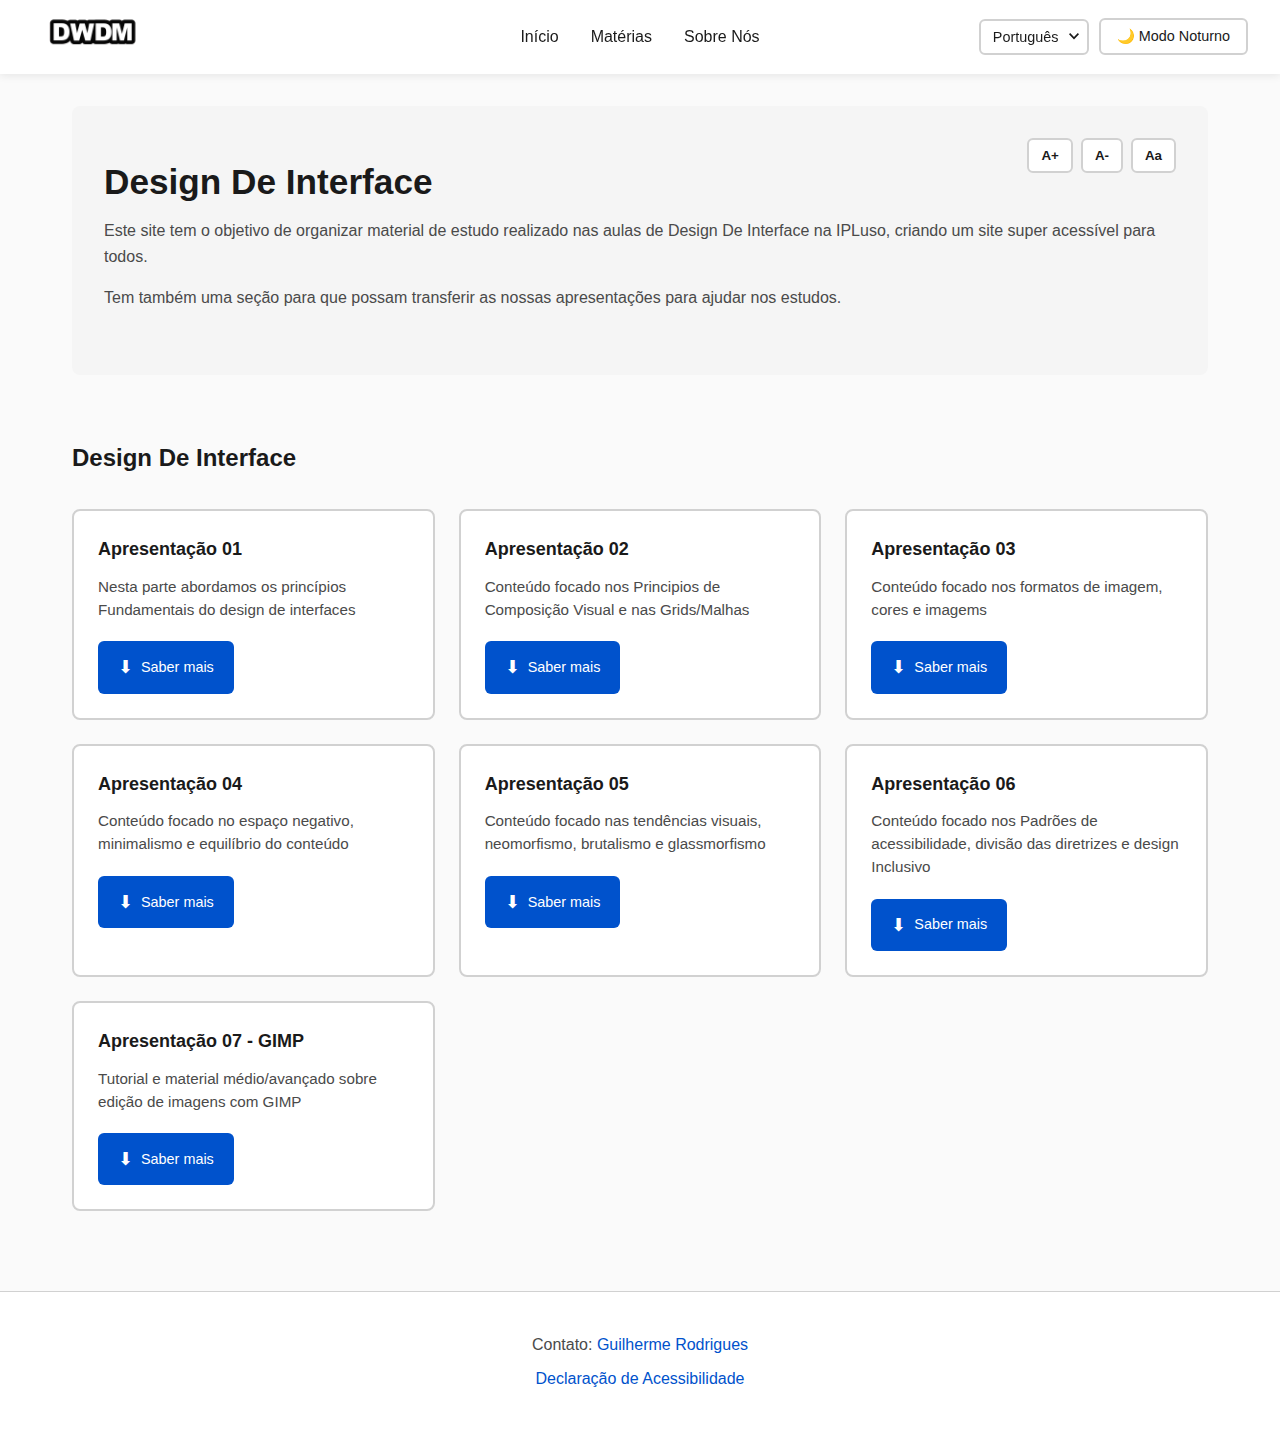
<file: index.html>
<!DOCTYPE html>
<html lang="pt-BR">
<head>
    <meta charset="UTF-8">
    <meta name="viewport" content="width=device-width, initial-scale=1.0">
    <meta name="description" content="Site com material de estudo organizado por Apresentaçãos e exercícios">
    <title>DWDM IPLuso</title>
    <link rel="stylesheet" href="public/css/style.css">
    <link rel="stylesheet" href="public/css/translation.css">
    <script src="public/js/translator.js" defer></script>
</head>
<body>
    <a href="#main-content" class="skip-link" title="Pular para o conteúdo principal" data-i18n="skipLink">Pular para o conteúdo principal</a>
    
    <header role="banner">
        <div class="header-container">
            <div class="logo">
                <a href="index.html" class="logo-link" title="Ir para a home">
                    <img src="public/img/DWDM_claro.webp" alt="DWDM" class="logo-image logo-claro" width="240" height="120" />
                    <img src="public/img/DWDM_escuro.webp" alt="DWDM" class="logo-image logo-escuro" width="240" height="120" />
                </a>
            </div>
            <button class="hamburger-btn" aria-label="Menu" aria-expanded="false" title="Abrir/fechar menu">
                <span></span>
                <span></span>
                <span></span>
            </button>
            <nav role="navigation" aria-label="Menu principal" class="main-nav">
                <ul>
                    <li><a href="index.html" title="Início" data-i18n="navHome">Início</a></li>
                    <li><a href="#materias" title="Matérias" data-i18n="navSubjects">Matérias</a></li>
                    <li><a href="public/html/about.html" title="Sobre Nós" data-i18n="navAbout">Sobre Nós</a></li>
                </ul>
                <div class="mobile-controls">
                    <div class="header-actions" id="header-actions-mobile">
                        <button class="modo-noturno" aria-label="Alternar modo noturno" title="Alternar modo noturno">🌙 Modo Noturno</button>
                    </div>
                </div>
            </nav>
            <div class="header-actions desktop-only" id="header-actions-desktop">
                <button class="modo-noturno" aria-label="Alternar modo noturno" title="Alternar modo noturno">🌙 Modo Noturno</button>
            </div>
        </div>
    </header>

    <main id="main-content" role="main" tabindex="-1">
        <section class="hero">
            <h1 data-i18n="heroTitle">Design De Interface</h1>
            <p data-i18n="heroDesc1">Este site tem o objetivo de organizar material de estudo realizado nas aulas de Design De Interface na IPLuso, criando um site super acessível para todos.</p>
            <p data-i18n="heroDesc2">Tem também uma seção para que possam transferir as nossas apresentações para ajudar nos estudos.</p>
            <div class="accessibility-controls">
                <button class="btn-font-plus" aria-label="Aumentar fonte" title="Aumentar Texto">A+</button>
                <button class="btn-font-minus" aria-label="Diminuir fonte" title="Diminuir Texto">A-</button>
                <button class="btn-dyslexic" aria-label="Ativar modo dislexia" title="Modo Dislexia (OpenDyslexic)">Aa</button>
            </div>
        </section>

        <section class="materias" id="materias" aria-labelledby="titulo-materias">
            <h2 id="titulo-materias" data-i18n="sectionTitle">Design De Interface</h2>
            <div class="cards-container" role="list">
                <article class="card" role="listitem" tabindex="0">
                    <h3 data-i18n="card1Title">Apresentação 01</h3>
                    <p data-i18n="card1Desc">Nesta parte abordamos os princípios Fundamentais do design de interfaces</p>
                    <a href="public/html/ex1.html" class="btn-download" aria-label="Baixar resumo do Exercício 1">
                        <span class="download-icon">⬇</span><span data-i18n="btnLearnMore">Saber mais</span>
                    </a>
                </article>
                <article class="card" role="listitem" tabindex="0">
                    <h3 data-i18n="card2Title">Apresentação 02</h3>
                    <p data-i18n="card2Desc">Conteúdo focado nos Principios de Composição Visual e nas Grids/Malhas</p>
                    <a href="public/html/ex2.html" class="btn-download" aria-label="Baixar resumo do Exercício 2">
                        <span class="download-icon">⬇</span><span data-i18n="btnLearnMore">Saber mais</span>
                    </a>
                </article>
                <article class="card" role="listitem" tabindex="0">
                    <h3 data-i18n="card3Title">Apresentação 03</h3>
                    <p data-i18n="card3Desc">Conteúdo focado nos formatos de imagem, cores e imagems</p>
                    <a href="public/html/ex3.html" class="btn-download" aria-label="Baixar resumo do Exercício 3">
                        <span class="download-icon">⬇</span><span data-i18n="btnLearnMore">Saber mais</span>
                    </a>
                </article>
                <article class="card" role="listitem" tabindex="0">
                    <h3 data-i18n="card4Title">Apresentação 04</h3>
                    <p data-i18n="card4Desc">Conteúdo focado no espaço negativo, minimalismo e equilíbrio do conteúdo</p>
                    <a href="public/html/ex4.html" class="btn-download" aria-label="Baixar resumo do Exercício 4">
                        <span class="download-icon">⬇</span><span data-i18n="btnLearnMore">Saber mais</span>
                    </a>
                </article>
                <article class="card" role="listitem" tabindex="0">
                    <h3 data-i18n="card5Title">Apresentação 05</h3>
                    <p data-i18n="card5Desc">Conteúdo focado nas tendências visuais, neomorfismo, brutalismo e glassmorfismo</p>
                    <a href="public/html/ex5.html" class="btn-download" aria-label="Baixar resumo do Exercício 5">
                        <span class="download-icon">⬇</span><span data-i18n="btnLearnMore">Saber mais</span>
                    </a>
                </article>
                <article class="card" role="listitem" tabindex="0">
                    <h3 data-i18n="card6Title">Apresentação 06</h3>
                    <p data-i18n="card6Desc">Conteúdo focado nos Padrões de acessibilidade, divisão das diretrizes e design Inclusivo</p>
                    <a href="public/html/ex6.html" class="btn-download" aria-label="Baixar resumo do Exercício 6">
                        <span class="download-icon">⬇</span><span data-i18n="btnLearnMore">Saber mais</span>
                    </a>
                </article>
                <article class="card" role="listitem" tabindex="0">
                    <h3 data-i18n="card7Title">Apresentação 07 - GIMP</h3>
                    <p data-i18n="card7Desc">Tutorial e material médio/avançado sobre edição de imagens com GIMP</p>
                    <a href="public/html/gimp.html" class="btn-download" aria-label="Baixar resumo sobre GIMP">
                        <span class="download-icon">⬇</span><span data-i18n="btnLearnMore">Saber mais</span>
                    </a>
                </article>
            </div>
        </section>

    </main>

    <footer role="contentinfo">
        <p><span data-i18n="footerContact">Contato</span>: <a href="mailto:a22405041@mso365.ipluso.pt">Guilherme Rodrigues</a></p>
        <p><a href="public/html/acessibilidade.html" title="Acessibilidade" data-i18n="footerAccessibility">Declaração de Acessibilidade</a></p>
    </footer>

    <script src="public/js/accessibility.js"></script>
    <script src="public/js/auto-translator.js"></script>
</body>

</html>
</file>
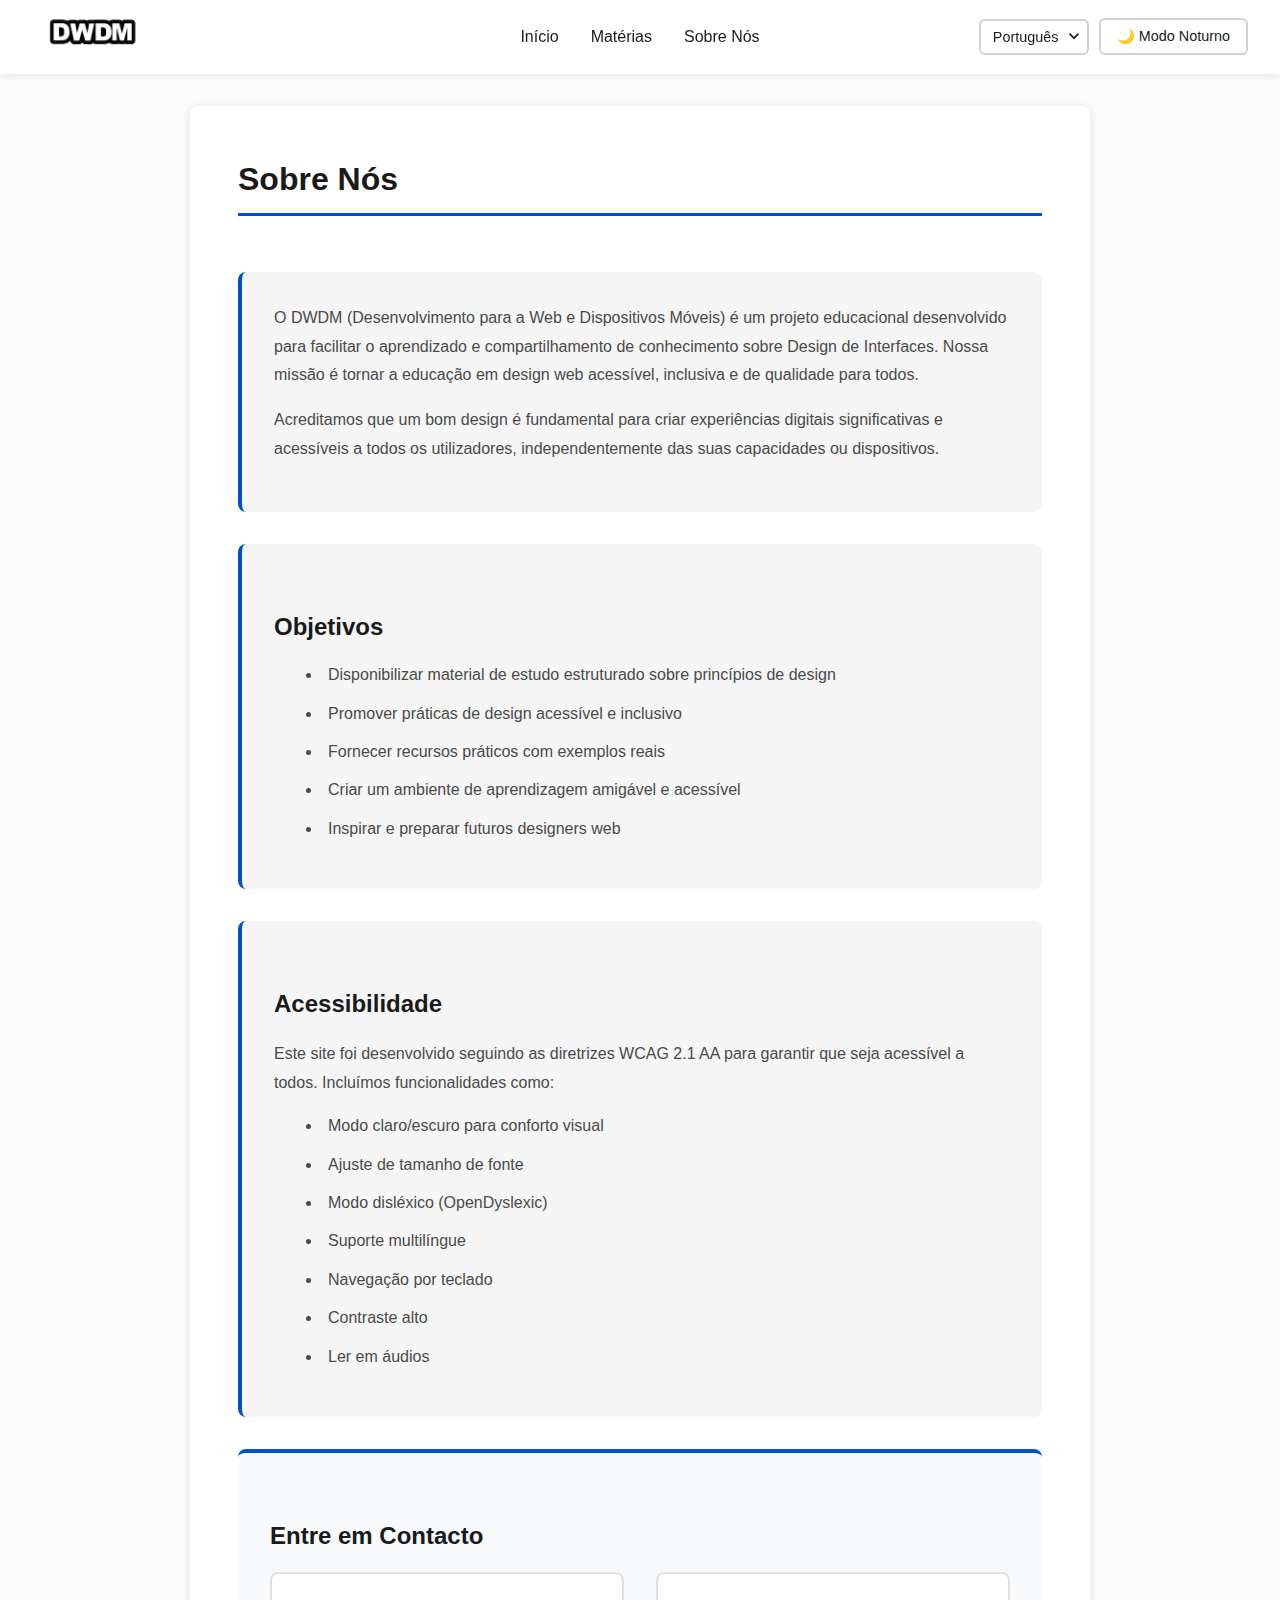
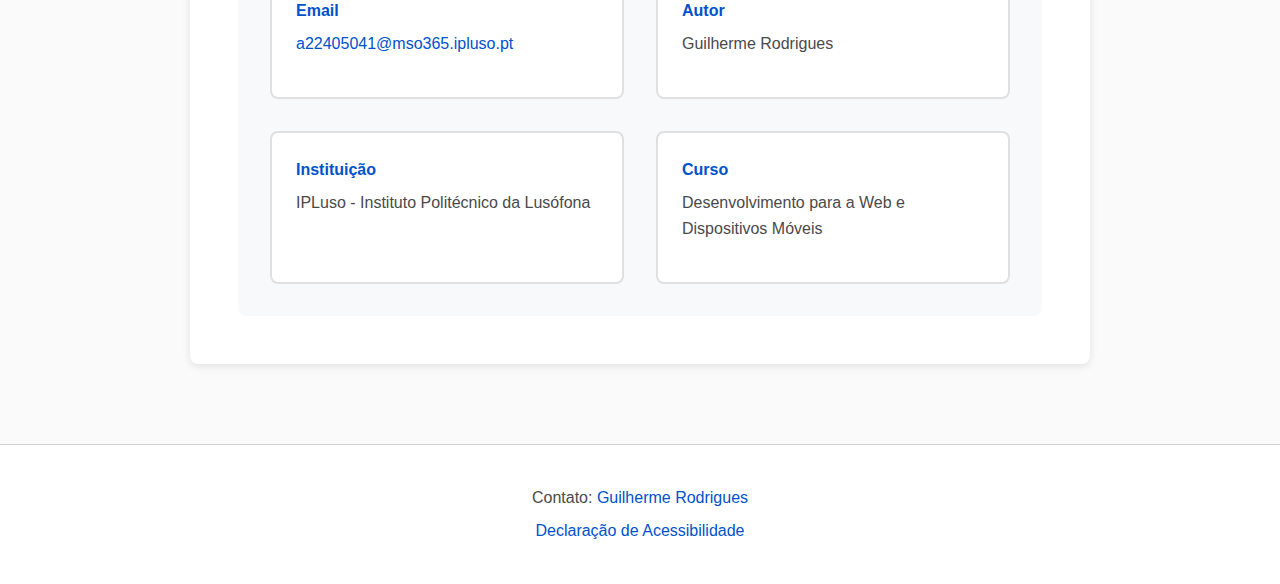
<file: public/html/about.html>
<!DOCTYPE html>
<html lang="pt-BR">
<head>
    <meta charset="UTF-8">
    <meta name="viewport" content="width=device-width, initial-scale=1.0">
    <meta name="description" content="Sobre nós - Informações sobre o projeto DWDM">
    <title>Sobre Nós - DWDM IPLuso</title>
    <link rel="stylesheet" href="../css/style.css">
    <link rel="stylesheet" href="../css/translation.css">
    <script src="../js/translator.js" defer></script>
</head>
<body>
    <a href="#main-content" class="skip-link" title="Pular para o conteúdo principal" data-i18n="skipLink">Pular para o conteúdo principal</a>
    
   <header role="banner">
        <div class="header-container">
            <div class="logo">
                <a href="../../index.html" class="logo-link" title="Ir para a home">
                    <img src="../img/DWDM_claro.webp" alt="DWDM" class="logo-image logo-claro" />
                    <img src="../img/DWDM_escuro.webp" alt="DWDM" class="logo-image logo-escuro" />
                </a>
            </div>
            <button class="hamburger-btn" aria-label="Menu" aria-expanded="false" title="Abrir/fechar menu">
                <span></span>
                <span></span>
                <span></span>
            </button>
            <nav role="navigation" aria-label="Menu principal" class="main-nav">
                <ul>
                    <li><a href="../../index.html" title="Início" data-i18n="navHome">Início</a></li>
                    <li><a href="../../index.html#materias" title="Matérias" data-i18n="navSubjects">Matérias</a></li>
                    <li><a href="about.html" title="Sobre Nós" data-i18n="navAbout">Sobre Nós</a></li>
                </ul>
                <div class="mobile-controls">
                    <div class="header-actions" id="header-actions-mobile">
                        <button class="modo-noturno" aria-label="Alternar modo noturno" title="Alternar modo noturno">🌙 Modo Noturno</button>
                    </div>
                </div>
            </nav>
            <div class="header-actions desktop-only" id="header-actions-desktop">
                <button class="modo-noturno" aria-label="Alternar modo noturno" title="Alternar modo noturno">🌙 Modo Noturno</button>
            </div>
        </div>
    </header>

    <main id="main-content" role="main" tabindex="-1">
        <section class="conteudo">
            <div class="conteudo-header">
                <h1 data-i18n="aboutPageTitle">Sobre Nós</h1>
            </div>

            <section class="about-section">
                <p data-i18n="aboutProjectDesc">O DWDM (Desenvolvimento para a web e dispositivos móveis) é um projeto educacional desenvolvido para facilitar o aprendizado e compartilhamento de conhecimento sobre Design de Interfaces. Nossa missão é tornar a educação em design web acessível, inclusiva e de qualidade para todos.</p>
                <p data-i18n="aboutProjectMission">Acreditamos que um bom design é fundamental para criar experiências digitais significativas e acessíveis a todos os utilizadores, independentemente das suas capacidades ou dispositivos.</p>
            </section>

            <section class="about-section">
                <h2 data-i18n="aboutObjectivesTitle">Objetivos</h2>
                <ul class="objectives-list">
                    <li data-i18n="objective1">Disponibilizar material de estudo estruturado sobre princípios de design</li>
                    <li data-i18n="objective2">Promover práticas de design acessível e inclusivo</li>
                    <li data-i18n="objective3">Fornecer recursos práticos com exemplos reais</li>
                    <li data-i18n="objective4">Criar um ambiente de aprendizagem amigável e acessível</li>
                    <li data-i18n="objective5">Inspirar e preparar futuros designers web</li>
                </ul>
            </section>

            <section class="about-section">
                <h2 data-i18n="aboutAccessibilityTitle">Acessibilidade</h2>
                <p data-i18n="aboutAccessibilityDesc">Este site foi desenvolvido seguindo as diretrizes WCAG 2.1 AA para garantir que seja acessível a todos. Incluímos funcionalidades como:</p>
                <ul class="accessibility-list">
                    <li data-i18n="access1">Modo claro/escuro para conforto visual</li>
                    <li data-i18n="access2">Ajuste de tamanho de fonte</li>
                    <li data-i18n="access3">Modo disléxico (OpenDyslexic)</li>
                    <li data-i18n="access4">Suporte multilíngue</li>
                    <li data-i18n="access5">Navegação por teclado</li>
                    <li data-i18n="access6">Contraste alto</li>
                    <li data-i18n="access7">Ler em Áudio</li>

                </ul>
            </section>

            <section class="contact-section">
                <h2 data-i18n="contactTitle">Entre em Contacto</h2>
                <div class="contact-card">
                    <div class="contact-item">
                        <h3 data-i18n="contactEmailLabel">Email</h3>
                        <p><a href="mailto:a22405041@mso365.ipluso.pt">a22405041@mso365.ipluso.pt</a></p>
                    </div>
                    <div class="contact-item">
                        <h3 data-i18n="contactAuthorLabel">Autor</h3>
                        <p>Guilherme Rodrigues</p>
                    </div>
                    <div class="contact-item">
                        <h3 data-i18n="contactInstitutionLabel">Instituição</h3>
                        <p>IPLuso - Instituto Politécnico da Lusófona</p>
                    </div>
                    <div class="contact-item">
                        <h3 data-i18n="contactCourseLabel">Curso</h3>
                        <p data-i18n="contactCourseValue">Desenvolvimento para a Web e Dispositivos Móveis</p>
                    </div>
                </div>
            </section>
        </section>
    </main>

    <footer role="contentinfo">
        <p><span data-i18n="footerContact">Contato</span>: <a href="mailto:a22405041@mso365.ipluso.pt">Guilherme Rodrigues</a></p>
        <p><a href="acessibilidade.html" title="Acessibilidade" data-i18n="footerAccessibility">Declaração de Acessibilidade</a></p>
    </footer>

    <script src="../js/accessibility.js"></script>
    <script src="../js/auto-translator.js"></script>
</body>
</html>
</file>
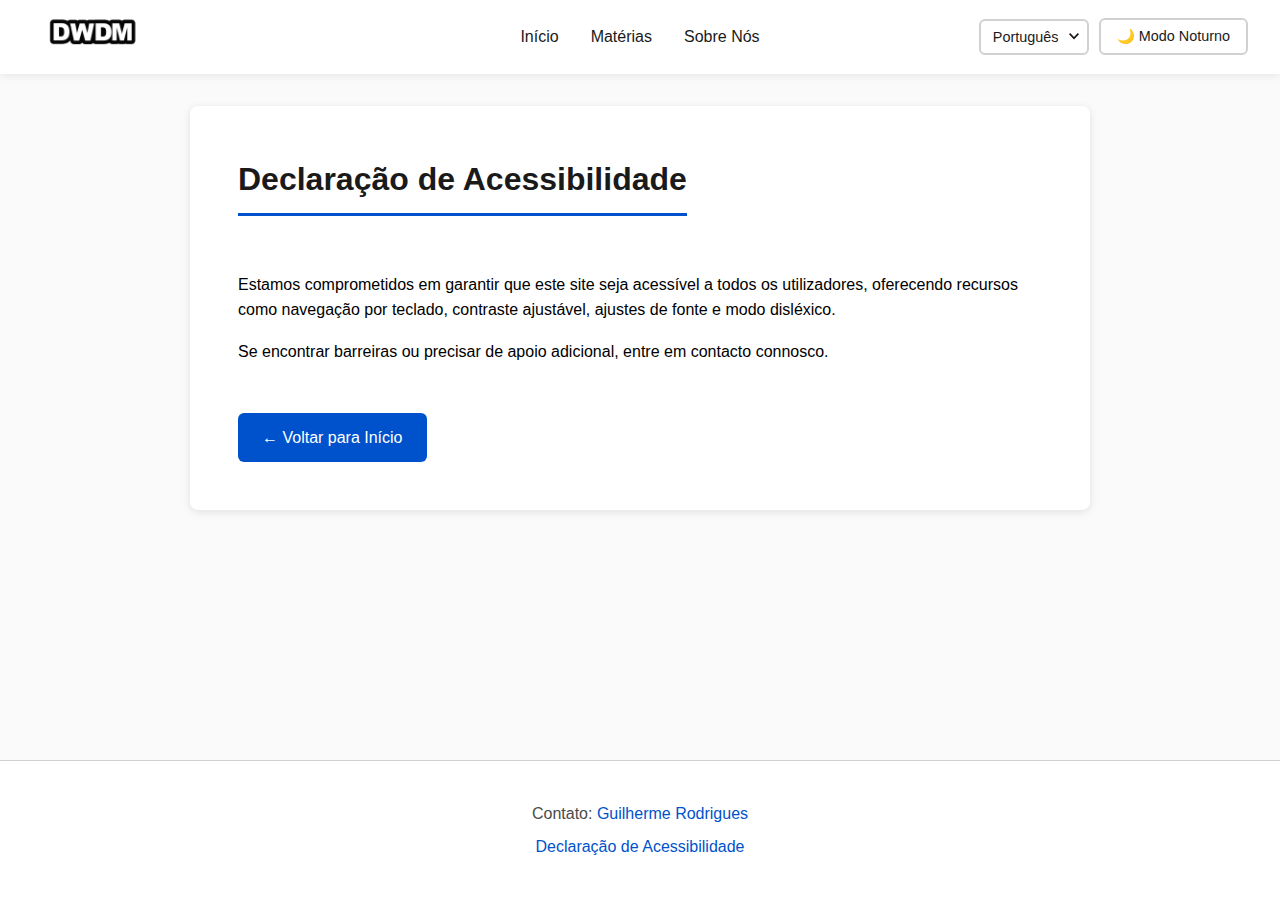
<file: public/html/acessibilidade.html>
<!DOCTYPE html>
<html lang="pt-PT">
<head>
    <meta charset="UTF-8">
    <meta name="viewport" content="width=device-width, initial-scale=1.0">
    <meta name="description" content="Declaração de Acessibilidade">
    <title>Declaração de Acessibilidade</title>
    <link rel="stylesheet" href="../css/style.css">
    <link rel="stylesheet" href="../css/translation.css">
</head>
<body>
    <a href="#main-content" class="skip-link" data-i18n="skipLink">Pular para o conteúdo principal</a>

   <header role="banner">
        <div class="header-container">
            <div class="logo">
                <a href="../../index.html" class="logo-link" title="Ir para a home">
                    <img src="../img/DWDM_claro.webp" alt="DWDM" class="logo-image logo-claro" />
                    <img src="../img/DWDM_escuro.webp" alt="DWDM" class="logo-image logo-escuro" />
                </a>
            </div>
            <button class="hamburger-btn" aria-label="Menu" aria-expanded="false" title="Abrir/fechar menu">
                <span></span>
                <span></span>
                <span></span>
            </button>
            <nav role="navigation" aria-label="Menu principal" class="main-nav">
                <ul>
                    <li><a href="../../index.html" title="Início" data-i18n="navHome">Início</a></li>
                    <li><a href="../../index.html#materias" title="Matérias" data-i18n="navSubjects">Matérias</a></li>
                    <li><a href="about.html" title="Sobre Nós" data-i18n="navAbout">Sobre Nós</a></li>
                </ul>
                <div class="mobile-controls">
                    <div class="header-actions" id="header-actions-mobile">
                        <button class="modo-noturno" aria-label="Alternar modo noturno" title="Alternar modo noturno">🌙 Modo Noturno</button>
                    </div>
                </div>
            </nav>
            <div class="header-actions desktop-only" id="header-actions-desktop">
                <button class="modo-noturno" aria-label="Alternar modo noturno" title="Alternar modo noturno">🌙 Modo Noturno</button>
            </div>
        </div>
    </header>

    <main id="main-content" role="main" tabindex="-1">
        <section class="conteudo">
            <div class="conteudo-header">
                <div>
                    <h1 data-i18n="accessibilityTitle">Declaração de Acessibilidade</h1>
                </div>
            </div>
            <p data-i18n="accessibilityIntro">Estamos comprometidos em garantir que este site seja acessível a todos os utilizadores, oferecendo recursos como navegação por teclado, contraste ajustável, ajustes de fonte e modo disléxico.</p>
            <p data-i18n="accessibilityContact">Se encontrar barreiras ou precisar de apoio adicional, entre em contacto connosco.</p>
            <a href="../../index.html" class="btn-voltar" data-i18n="btnBackHome">← Voltar para Início</a>
        </section>
    </main>

    <footer role="contentinfo">
        <p><span data-i18n="footerContact">Contato</span>: <a href="mailto:a22405041@mso365.ipluso.pt">Guilherme Rodrigues</a></p>
        <p><a href="acessibilidade.html" data-i18n="footerAccessibility">Declaração de Acessibilidade</a></p>
    </footer>

    <script src="../js/accessibility.js"></script>
    <script src="../js/translator.js"></script>
    <script src="../js/auto-translator.js"></script>
</body>
</html>
</file>
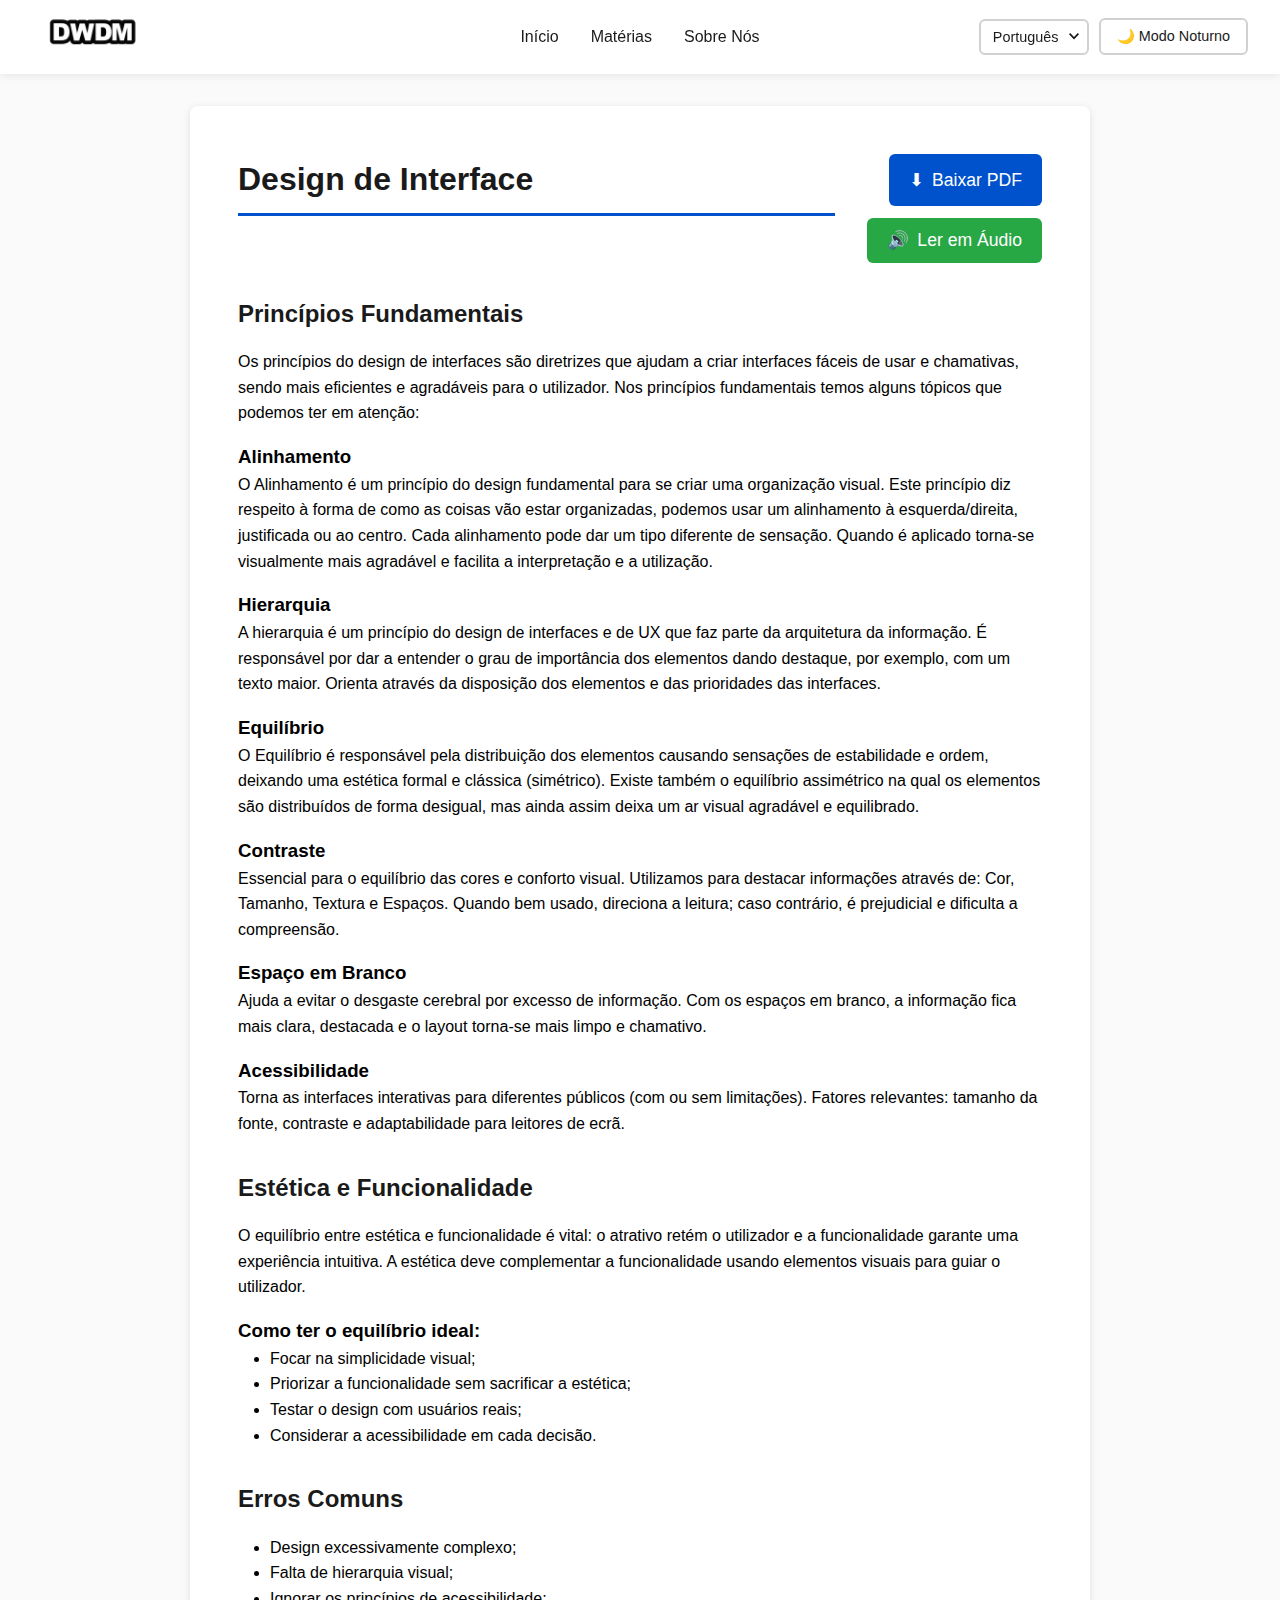
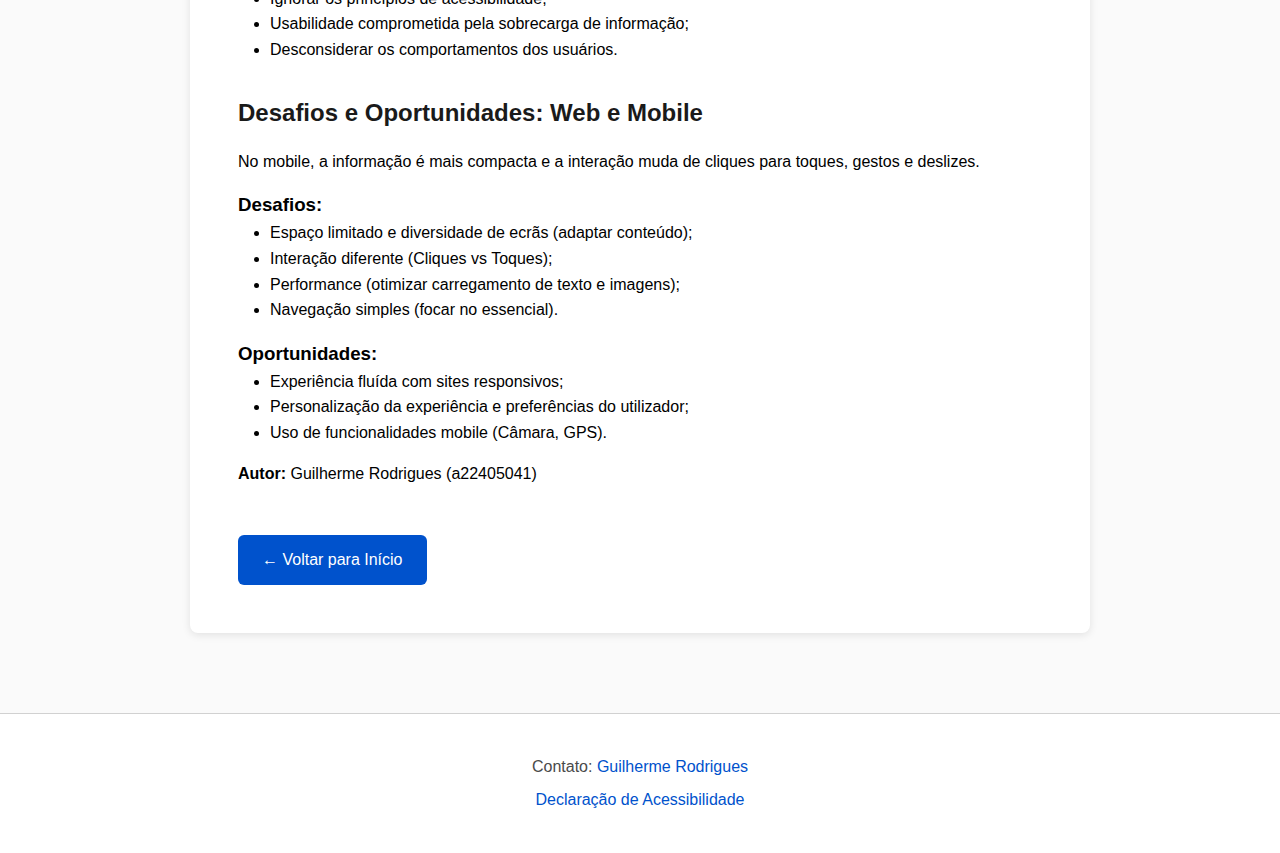
<file: public/html/ex1.html>
<!DOCTYPE html>
<html lang="pt-PT">
<head>
    <meta charset="UTF-8">
    <meta name="viewport" content="width=device-width, initial-scale=1.0">
    <meta name="description" content="Apresentação 01 - Design de Interface - Guilherme Rodrigues">
    <title>Apresentação 01 - Design de Interface</title>
    <link rel="stylesheet" href="../css/style.css">
    <link rel="stylesheet" href="../css/translation.css">
</head>
<body>
    <a href="../../index.html" class="skip-link" data-i18n="skipLink">Pular para o conteúdo principal</a>
    
   <header role="banner">
        <div class="header-container">
            <div class="logo">
                <a href="../../index.html" class="logo-link" title="Ir para a home">
                    <img src="../img/DWDM_claro.webp" alt="DWDM" class="logo-image logo-claro" />
                    <img src="../img/DWDM_escuro.webp" alt="DWDM" class="logo-image logo-escuro" />
                </a>
            </div>
            <button class="hamburger-btn" aria-label="Menu" aria-expanded="false" title="Abrir/fechar menu">
                <span></span>
                <span></span>
                <span></span>
            </button>
            <nav role="navigation" aria-label="Menu principal" class="main-nav">
                <ul>
                    <li><a href="../../index.html" title="Início" data-i18n="navHome">Início</a></li>
                    <li><a href="../../index.html#materias" title="Matérias" data-i18n="navSubjects">Matérias</a></li>
                    <li><a href="about.html" title="Sobre Nós" data-i18n="navAbout">Sobre Nós</a></li>
                </ul>
                <div class="mobile-controls">
                    <div class="header-actions" id="header-actions-mobile">
                        <button class="modo-noturno" aria-label="Alternar modo noturno" title="Alternar modo noturno">🌙 Modo Noturno</button>
                    </div>
                </div>
            </nav>
            <div class="header-actions desktop-only" id="header-actions-desktop">
                <button class="modo-noturno" aria-label="Alternar modo noturno" title="Alternar modo noturno">🌙 Modo Noturno</button>
            </div>
        </div>
    </header>

    <main id="main-content" role="main" tabindex="-1">
        <section class="conteudo">
            <div class="conteudo-header">
                <h1 data-i18n="ex1Title">Design de Interface</h1>
                <div class="conteudo-buttons-right">
                    <a href="../pdf/EX1.zip" download class="btn-download-pdf" aria-label="Baixar PDF da apresentação">
                        <span>⬇</span> <span data-i18n="btnDownloadPdf">Baixar PDF</span>
                    </a>
                    <button class="btn-audio" id="audioBtn" aria-label="Ler página em áudio" title="Ler página em áudio">
                        <span>🔊</span> <span data-i18n="btnAudio">Ler em Áudio</span>
                    </button>
                </div>
            </div>

            <article>
                <h2 data-i18n="ex1FundamentalPrinciples">Princípios Fundamentais</h2>
                <p data-i18n="ex1FundamentalPrinciplesDesc">Os princípios do design de interfaces são diretrizes que ajudam a criar interfaces fáceis de usar e chamativas, sendo mais eficientes e agradáveis para o utilizador. Nos princípios fundamentais temos alguns tópicos que podemos ter em atenção:</p>
                
                

                <h3 data-i18n="ex1Alignment">Alinhamento</h3>
                <p data-i18n="ex1AlignmentDesc">O Alinhamento é um princípio do design fundamental para se criar uma organização visual. Este princípio diz respeito à forma de como as coisas vão estar organizadas, podemos usar um alinhamento à esquerda/direita, justificada ou ao centro. Cada alinhamento pode dar um tipo diferente de sensação. Quando é aplicado torna-se visualmente mais agradável e facilita a interpretação e a utilização.</p>

                <h3 data-i18n="ex1Hierarchy">Hierarquia</h3>
                <p data-i18n="ex1HierarchyDesc">A hierarquia é um princípio do design de interfaces e de UX que faz parte da arquitetura da informação. É responsável por dar a entender o grau de importância dos elementos dando destaque, por exemplo, com um texto maior. Orienta através da disposição dos elementos e das prioridades das interfaces.</p>

                <h3 data-i18n="ex1Balance">Equilíbrio</h3>
                <p data-i18n="ex1BalanceDesc">O Equilíbrio é responsável pela distribuição dos elementos causando sensações de estabilidade e ordem, deixando uma estética formal e clássica (simétrico). Existe também o equilíbrio assimétrico na qual os elementos são distribuídos de forma desigual, mas ainda assim deixa um ar visual agradável e equilibrado.</p>

                <h3 data-i18n="ex1Contrast">Contraste</h3>
                <p data-i18n="ex1ContrastDesc">Essencial para o equilíbrio das cores e conforto visual. Utilizamos para destacar informações através de: Cor, Tamanho, Textura e Espaços. Quando bem usado, direciona a leitura; caso contrário, é prejudicial e dificulta a compreensão.</p>

                <h3 data-i18n="ex1WhiteSpace">Espaço em Branco</h3>
                <p data-i18n="ex1WhiteSpaceDesc">Ajuda a evitar o desgaste cerebral por excesso de informação. Com os espaços em branco, a informação fica mais clara, destacada e o layout torna-se mais limpo e chamativo.</p>

                <h3 data-i18n="ex1Accessibility">Acessibilidade</h3>
                <p data-i18n="ex1AccessibilityDesc">Torna as interfaces interativas para diferentes públicos (com ou sem limitações). Fatores relevantes: tamanho da fonte, contraste e adaptabilidade para leitores de ecrã.</p>
            </article>

            <article>
                <h2 data-i18n="ex1AestheticsFunction">Estética e Funcionalidade</h2>
                <p data-i18n="ex1AestheticsFunctionDesc">O equilíbrio entre estética e funcionalidade é vital: o atrativo retém o utilizador e a funcionalidade garante uma experiência intuitiva. A estética deve complementar a funcionalidade usando elementos visuais para guiar o utilizador.</p>
                
                <h3 data-i18n="ex1IdealBalance">Como ter o equilíbrio ideal:</h3>
                <ul>
                    <li data-i18n="ex1Balance1">Focar na simplicidade visual;</li>
                    <li data-i18n="ex1Balance2">Priorizar a funcionalidade sem sacrificar a estética;</li>
                    <li data-i18n="ex1Balance3">Testar o design com usuários reais;</li>
                    <li data-i18n="ex1Balance4">Considerar a acessibilidade em cada decisão.</li>
                </ul>
            </article>

            <article>
                <h2 data-i18n="ex1CommonErrors">Erros Comuns</h2>
                <ul>
                    <li data-i18n="ex1Error1">Design excessivamente complexo;</li>
                    <li data-i18n="ex1Error2">Falta de hierarquia visual;</li>
                    <li data-i18n="ex1Error3">Ignorar os princípios de acessibilidade;</li>
                    <li data-i18n="ex1Error4">Usabilidade comprometida pela sobrecarga de informação;</li>
                    <li data-i18n="ex1Error5">Desconsiderar os comportamentos dos usuários.</li>
                </ul>
            </article>

            <article>
                <h2 data-i18n="ex1ChallengesOpportunities">Desafios e Oportunidades: Web e Mobile</h2>
                <p data-i18n="ex1MobileInfo">No mobile, a informação é mais compacta e a interação muda de cliques para toques, gestos e deslizes.</p>
                
                

                <h3 data-i18n="ex1Challenges">Desafios:</h3>
                <ul>
                    <li data-i18n="ex1Challenge1">Espaço limitado e diversidade de ecrãs (adaptar conteúdo);</li>
                    <li data-i18n="ex1Challenge2">Interação diferente (Cliques vs Toques);</li>
                    <li data-i18n="ex1Challenge3">Performance (otimizar carregamento de texto e imagens);</li>
                    <li data-i18n="ex1Challenge4">Navegação simples (focar no essencial).</li>
                </ul>

                <h3 data-i18n="ex1Opportunities">Oportunidades:</h3>
                <ul>
                    <li data-i18n="ex1Opportunity1">Experiência fluída com sites responsivos;</li>
                    <li data-i18n="ex1Opportunity2">Personalização da experiência e preferências do utilizador;</li>
                    <li data-i18n="ex1Opportunity3">Uso de funcionalidades mobile (Câmara, GPS).</li>
                </ul>
            </article>
            <p><strong data-i18n="ex1Author">Autor:</strong> Guilherme Rodrigues (a22405041)</p>

            <a href="../../index.html" class="btn-voltar" data-i18n="btnBackHome">← Voltar para Início</a>

        </section>
    </main>

    <footer role="contentinfo">
        <p><span data-i18n="footerContact">Contato</span>: <a href="mailto:a22405041@mso365.ipluso.pt">Guilherme Rodrigues</a></p>
        <p><a href="acessibilidade.html" data-i18n="footerAccessibility">Declaração de Acessibilidade</a></p>
    </footer>

    <script src="../js/accessibility.js"></script>
    <script src="../js/translator.js"></script>
    <script src="../js/auto-translator.js"></script>
</body>
</html>
</file>
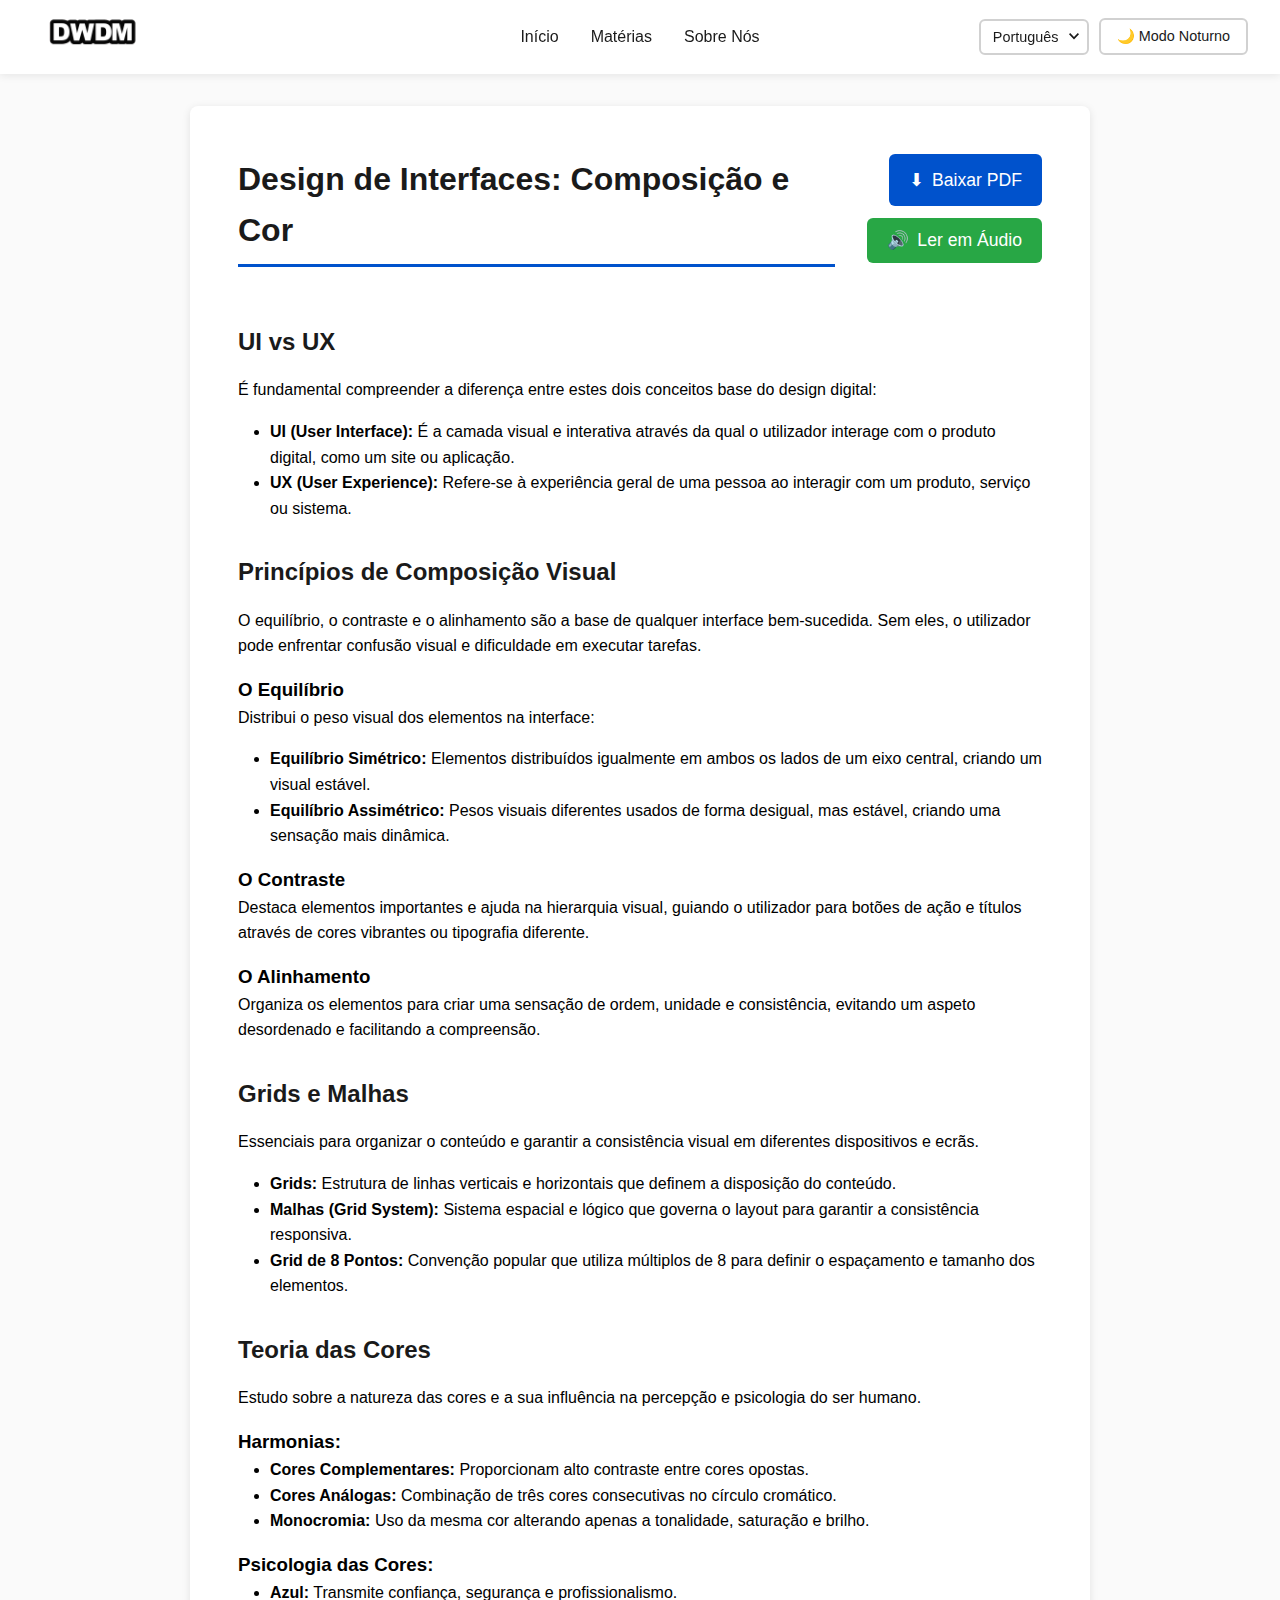
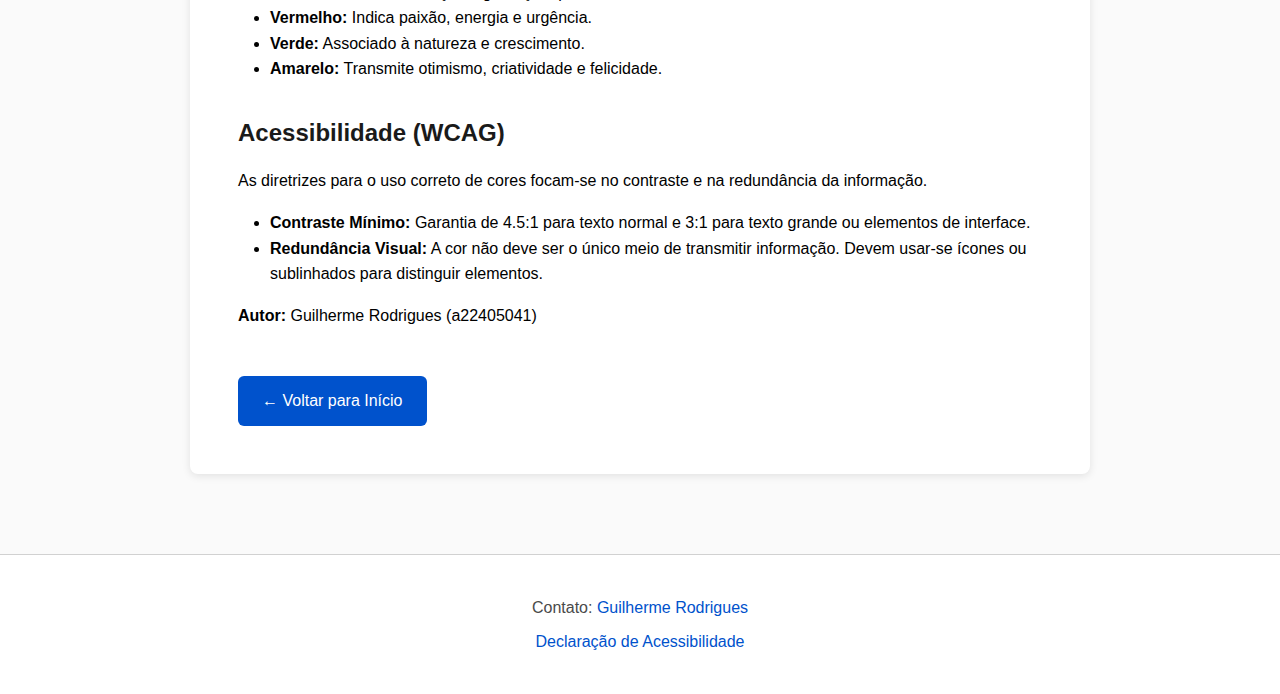
<file: public/html/ex2.html>
<!DOCTYPE html>
<html lang="pt-PT">
<head>
    <meta charset="UTF-8">
    <meta name="viewport" content="width=device-width, initial-scale=1.0">
    <meta name="description" content="Apresentação 02 - Design de Interfaces - Guilherme Rodrigues">
    <title>Apresentação 02 - Design de Interfaces</title>
    <link rel="stylesheet" href="../css/style.css">
    <link rel="stylesheet" href="../css/translation.css">
</head>
<body>
    <a href="../../index.html" class="skip-link" data-i18n="skipLink">Pular para o conteúdo principal</a>
    
   <header role="banner">
        <div class="header-container">
            <div class="logo">
                <a href="../../index.html" class="logo-link" title="Ir para a home">
                    <img src="../img/DWDM_claro.webp" alt="DWDM" class="logo-image logo-claro" />
                    <img src="../img/DWDM_escuro.webp" alt="DWDM" class="logo-image logo-escuro" />
                </a>
            </div>
            <button class="hamburger-btn" aria-label="Menu" aria-expanded="false" title="Abrir/fechar menu">
                <span></span>
                <span></span>
                <span></span>
            </button>
            <nav role="navigation" aria-label="Menu principal" class="main-nav">
                <ul>
                    <li><a href="../../index.html" title="Início" data-i18n="navHome">Início</a></li>
                    <li><a href="../../index.html#materias" title="Matérias" data-i18n="navSubjects">Matérias</a></li>
                    <li><a href="about.html" title="Sobre Nós" data-i18n="navAbout">Sobre Nós</a></li>
                </ul>
                <div class="mobile-controls">
                    <div class="header-actions" id="header-actions-mobile">
                        <button class="modo-noturno" aria-label="Alternar modo noturno" title="Alternar modo noturno">🌙 Modo Noturno</button>
                    </div>
                </div>
            </nav>
            <div class="header-actions desktop-only" id="header-actions-desktop">
                <button class="modo-noturno" aria-label="Alternar modo noturno" title="Alternar modo noturno">🌙 Modo Noturno</button>
            </div>
        </div>
    </header>

    <main id="main-content" role="main" tabindex="-1">
        <section class="conteudo">
            <div class="conteudo-header">
                <h1 data-i18n="ex2Title">Design de Interfaces: Composição e Cor</h1>
                <div class="conteudo-buttons-right">
                    <a href="../pdf/EX2.zip" download class="btn-download-pdf" aria-label="Baixar PDF da apresentação">
                        <span>⬇</span> <span data-i18n="btnDownloadPdf">Baixar PDF</span>
                    </a>
                    <button class="btn-audio" id="audioBtn" aria-label="Ler página em áudio" title="Ler página em áudio">
                        <span>🔊</span> <span data-i18n="btnAudio">Ler em Áudio</span>
                    </button>
                </div>
            </div>

            <article>
                <h2 data-i18n="ex2UIvsUX">UI vs UX</h2>
                <p data-i18n="ex2UIvsUXDesc">É fundamental compreender a diferença entre estes dois conceitos base do design digital:</p>
                <ul>
                    <li><strong>UI (User Interface):</strong> <span data-i18n="ex2UIDef">É a camada visual e interativa através da qual o utilizador interage com o produto digital, como um site ou aplicação.</span></li>
                    <li><strong>UX (User Experience):</strong> <span data-i18n="ex2UXDef">Refere-se à experiência geral de uma pessoa ao interagir com um produto, serviço ou sistema.</span></li>
                </ul>
            </article>

            <article>
                <h2 data-i18n="ex2CompositionPrinciples">Princípios de Composição Visual</h2>
                <p data-i18n="ex2CompositionDesc">O equilíbrio, o contraste e o alinhamento são a base de qualquer interface bem-sucedida. Sem eles, o utilizador pode enfrentar confusão visual e dificuldade em executar tarefas.</p>
                
                <h3 data-i18n="ex2Balance">O Equilíbrio</h3>
                <p data-i18n="ex2BalanceDistribute">Distribui o peso visual dos elementos na interface:</p>
                <ul>
                    <li><strong data-i18n="ex2SymmetricBalance">Equilíbrio Simétrico:</strong> <span data-i18n="ex2SymmetricBalanceDesc">Elementos distribuídos igualmente em ambos os lados de um eixo central, criando um visual estável.</span></li>
                    <li><strong data-i18n="ex2AsymmetricBalance">Equilíbrio Assimétrico:</strong> <span data-i18n="ex2AsymmetricBalanceDesc">Pesos visuais diferentes usados de forma desigual, mas estável, criando uma sensação mais dinâmica.</span></li>
                </ul>

                <h3 data-i18n="ex2Contrast">O Contraste</h3>
                <p data-i18n="ex2ContrastDesc">Destaca elementos importantes e ajuda na hierarquia visual, guiando o utilizador para botões de ação e títulos através de cores vibrantes ou tipografia diferente.</p>

                <h3 data-i18n="ex2Alignment">O Alinhamento</h3>
                <p data-i18n="ex2AlignmentDesc">Organiza os elementos para criar uma sensação de ordem, unidade e consistência, evitando um aspeto desordenado e facilitando a compreensão.</p>
            </article>

            <article>
                <h2 data-i18n="ex2Grids">Grids e Malhas</h2>
                <p data-i18n="ex2GridsDesc">Essenciais para organizar o conteúdo e garantir a consistência visual em diferentes dispositivos e ecrãs.</p>
                <ul>
                    <li><strong data-i18n="ex2Grids1">Grids:</strong> <span data-i18n="ex2GridsDesc1">Estrutura de linhas verticais e horizontais que definem a disposição do conteúdo.</span></li>
                    <li><strong data-i18n="ex2Grids2">Malhas (Grid System):</strong> <span data-i18n="ex2GridsDesc2">Sistema espacial e lógico que governa o layout para garantir a consistência responsiva.</span></li>
                    <li><strong data-i18n="ex2Grids3">Grid de 8 Pontos:</strong> <span data-i18n="ex2GridsDesc3">Convenção popular que utiliza múltiplos de 8 para definir o espaçamento e tamanho dos elementos.</span></li>
                </ul>
            </article>

            <article>
                <h2 data-i18n="ex2ColorTheory">Teoria das Cores</h2>
                <p data-i18n="ex2ColorTheoryDesc">Estudo sobre a natureza das cores e a sua influência na percepção e psicologia do ser humano.</p>
                
                <h3 data-i18n="ex2Harmonies">Harmonias:</h3>
                <ul>
                    <li><strong data-i18n="ex2Complementary">Cores Complementares:</strong> <span data-i18n="ex2ComplementaryDesc">Proporcionam alto contraste entre cores opostas.</span></li>
                    <li><strong data-i18n="ex2Analogous">Cores Análogas:</strong> <span data-i18n="ex2AnalogousDesc">Combinação de três cores consecutivas no círculo cromático.</span></li>
                    <li><strong data-i18n="ex2Monochrome">Monocromia:</strong> <span data-i18n="ex2MonochromeDesc">Uso da mesma cor alterando apenas a tonalidade, saturação e brilho.</span></li>
                </ul>

                <h3 data-i18n="ex2Psychology">Psicologia das Cores:</h3>
                <ul>
                    <li><strong data-i18n="ex2Blue">Azul:</strong> <span data-i18n="ex2BlueDesc">Transmite confiança, segurança e profissionalismo.</span></li>
                    <li><strong data-i18n="ex2Red">Vermelho:</strong> <span data-i18n="ex2RedDesc">Indica paixão, energia e urgência.</span></li>
                    <li><strong data-i18n="ex2Green">Verde:</strong> <span data-i18n="ex2GreenDesc">Associado à natureza e crescimento.</span></li>
                    <li><strong data-i18n="ex2Yellow">Amarelo:</strong> <span data-i18n="ex2YellowDesc">Transmite otimismo, criatividade e felicidade.</span></li>
                </ul>
            </article>

            <article>
                <h2 data-i18n="ex2Accessibility">Acessibilidade (WCAG)</h2>
                <p data-i18n="ex2AccessibilityDesc">As diretrizes para o uso correto de cores focam-se no contraste e na redundância da informação.</p>
                <ul>
                    <li><strong data-i18n="ex2MinimumContrast">Contraste Mínimo:</strong> <span data-i18n="ex2MinimumContrastDesc">Garantia de 4.5:1 para texto normal e 3:1 para texto grande ou elementos de interface.</span></li>
                    <li><strong data-i18n="ex2VisualRedundancy">Redundância Visual:</strong> <span data-i18n="ex2VisualRedundancyDesc">A cor não deve ser o único meio de transmitir informação. Devem usar-se ícones ou sublinhados para distinguir elementos.</span></li>
                </ul>
            </article>

            <p><strong data-i18n="ex2Author">Autor:</strong> Guilherme Rodrigues (a22405041)</p>
            <a href="../../index.html" class="btn-voltar" data-i18n="btnBackHome">← Voltar para Início</a>

        </section>
    </main>

    <footer role="contentinfo">
        <p><span data-i18n="footerContact">Contato</span>: <a href="mailto:a22405041@mso365.ipluso.pt">Guilherme Rodrigues</a></p>
        <p><a href="acessibilidade.html" data-i18n="footerAccessibility">Declaração de Acessibilidade</a></p>
    </footer>

    <script src="../js/accessibility.js"></script>
    <script src="../js/translator.js"></script>
    <script src="../js/auto-translator.js"></script>
</body>
</html>
</file>
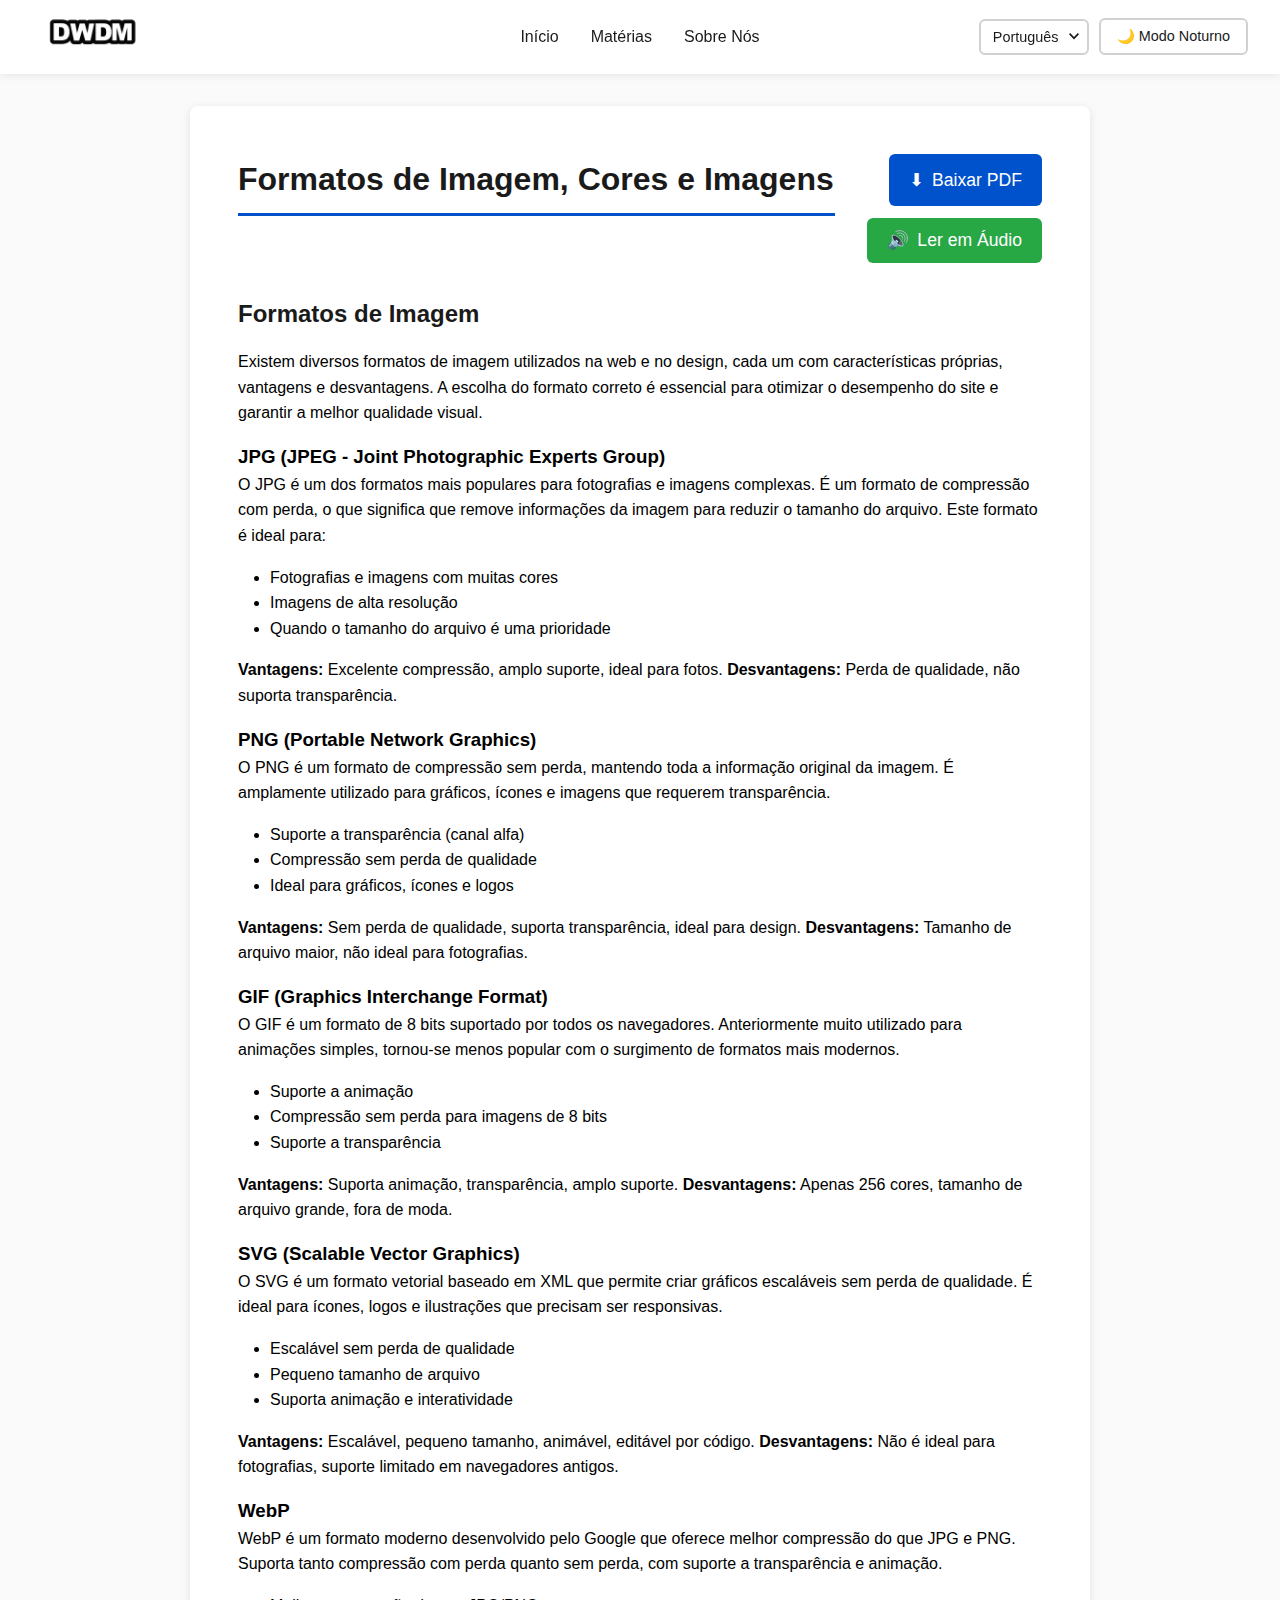
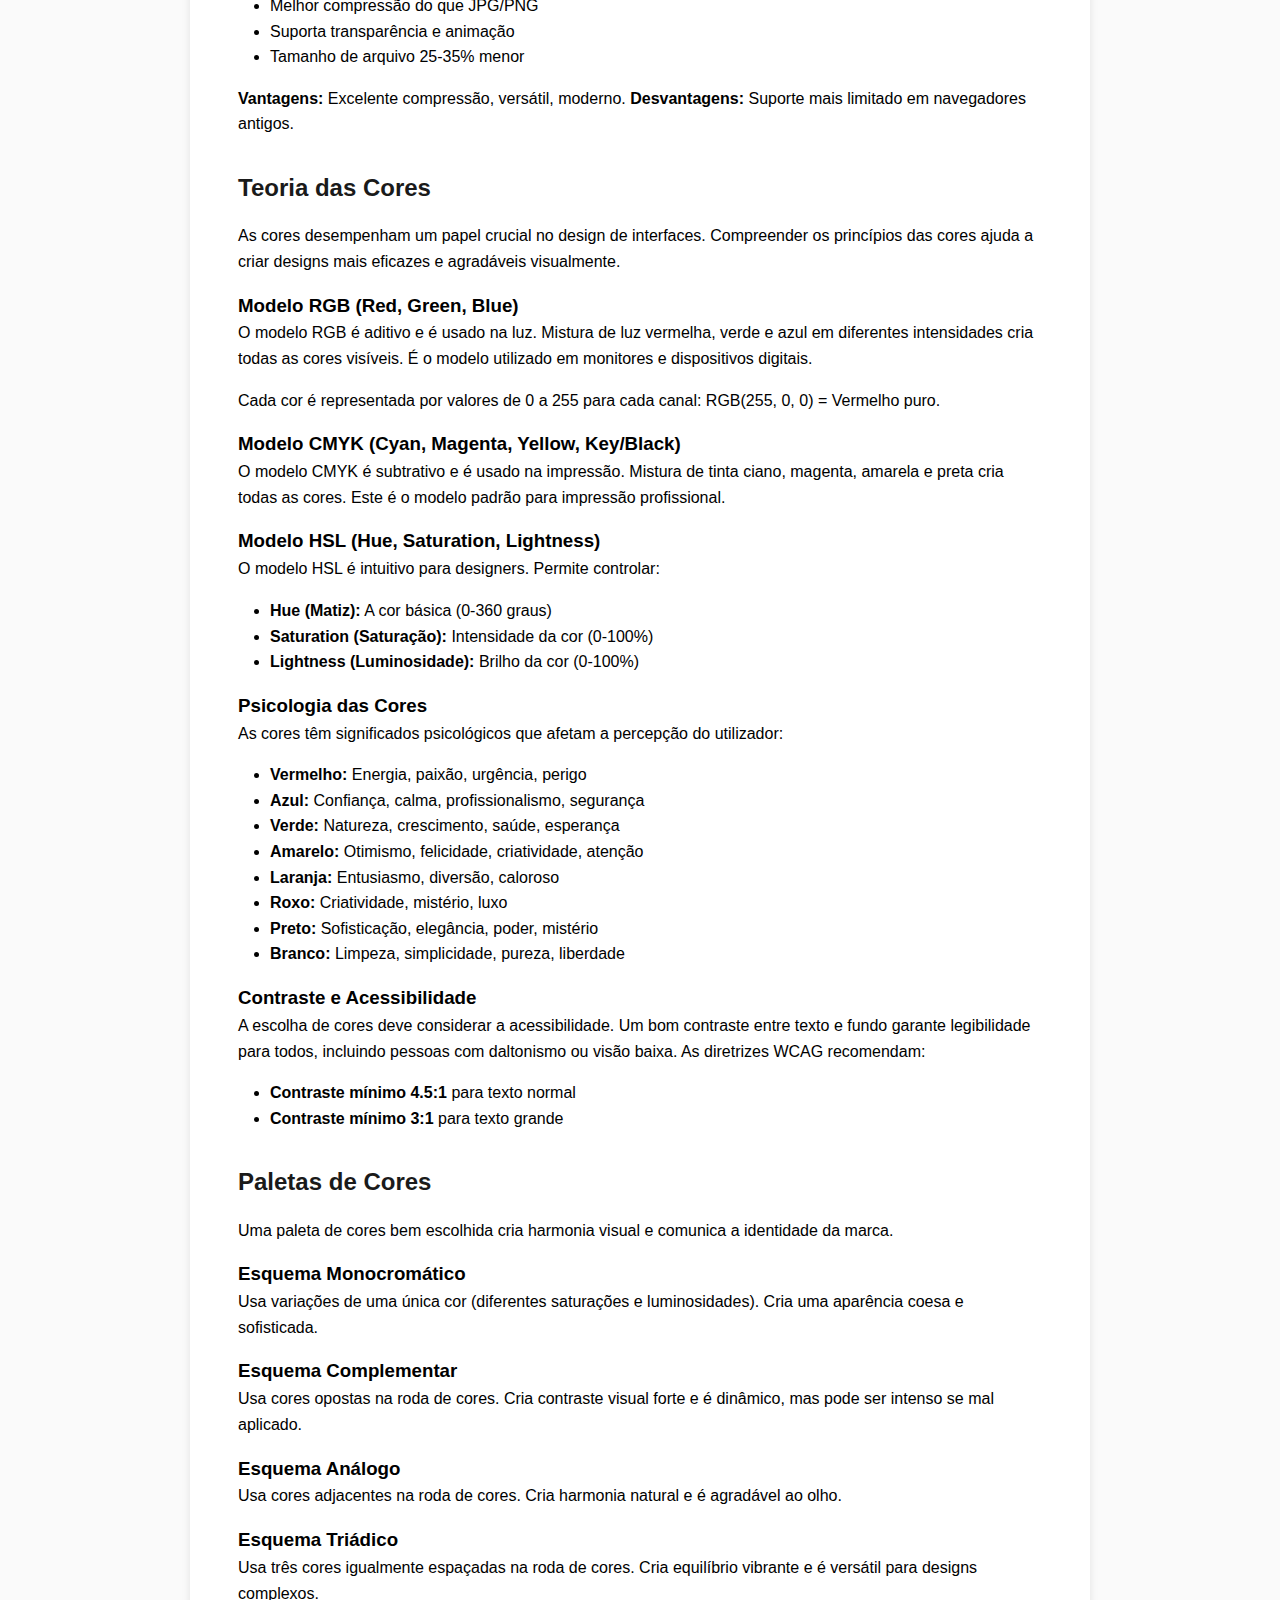
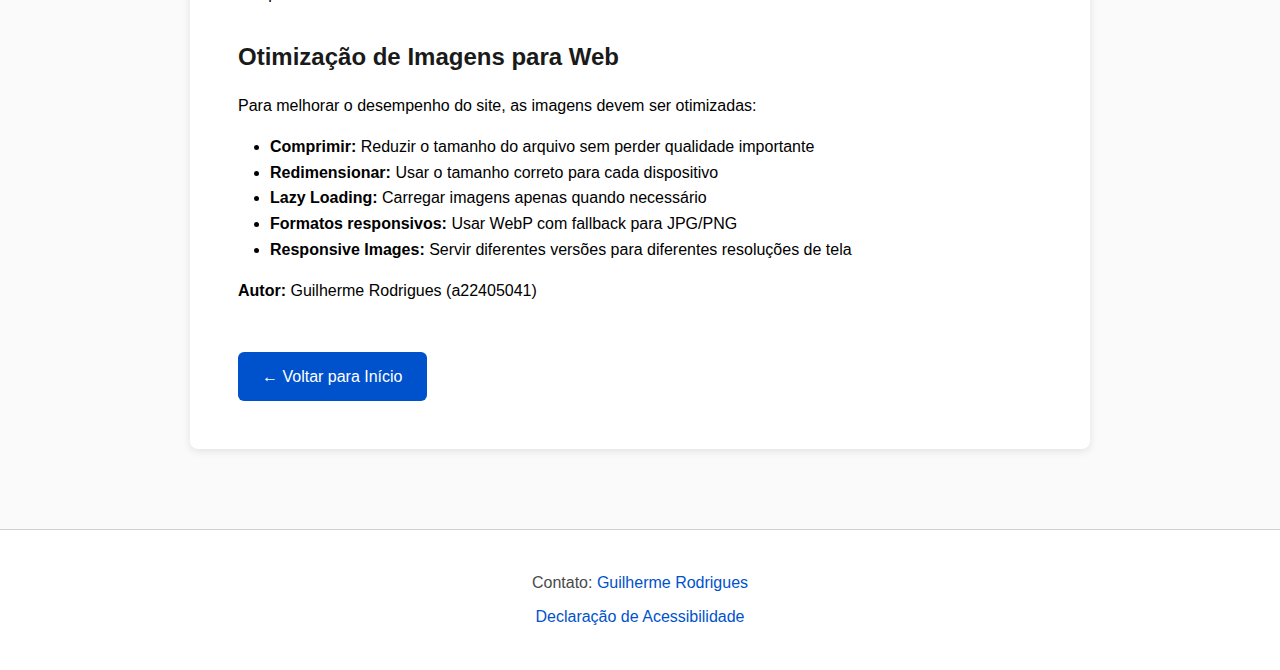
<file: public/html/ex3.html>
<!DOCTYPE html>
<html lang="pt-PT">
<head>
    <meta charset="UTF-8">
    <meta name="viewport" content="width=device-width, initial-scale=1.0">
    <meta name="description" content="Apresentação 03 - Formatos de Imagem, Cores e Imagens - Design de Interface">
    <title>Apresentação 03 - Design de Interface</title>
    <link rel="stylesheet" href="../css/style.css">
    <link rel="stylesheet" href="../css/translation.css">
</head>
<body>
    <a href="#main-content" class="skip-link" data-i18n="skipLink">Pular para o conteúdo principal</a>
    
   <header role="banner">
        <div class="header-container">
            <div class="logo">
                <a href="../../index.html" class="logo-link" title="Ir para a home">
                    <img src="../img/DWDM_claro.webp" alt="DWDM" class="logo-image logo-claro" />
                    <img src="../img/DWDM_escuro.webp" alt="DWDM" class="logo-image logo-escuro" />
                </a>
            </div>
            <button class="hamburger-btn" aria-label="Menu" aria-expanded="false" title="Abrir/fechar menu">
                <span></span>
                <span></span>
                <span></span>
            </button>
            <nav role="navigation" aria-label="Menu principal" class="main-nav">
                <ul>
                    <li><a href="../../index.html" title="Início" data-i18n="navHome">Início</a></li>
                    <li><a href="../../index.html#materias" title="Matérias" data-i18n="navSubjects">Matérias</a></li>
                    <li><a href="about.html" title="Sobre Nós" data-i18n="navAbout">Sobre Nós</a></li>
                </ul>
                <div class="mobile-controls">
                    <div class="header-actions" id="header-actions-mobile">
                        <button class="modo-noturno" aria-label="Alternar modo noturno" title="Alternar modo noturno">🌙 Modo Noturno</button>
                    </div>
                </div>
            </nav>
            <div class="header-actions desktop-only" id="header-actions-desktop">
                <button class="modo-noturno" aria-label="Alternar modo noturno" title="Alternar modo noturno">🌙 Modo Noturno</button>
            </div>
        </div>
    </header>

    <main id="main-content" role="main" tabindex="-1">
        <section class="conteudo">
            <div class="conteudo-header">
                <h1 data-i18n="ex3Title">Formatos de Imagem, Cores e Imagens</h1>
                <div class="conteudo-buttons-right">
                    <a href="../pdf/EX3.zip" download class="btn-download-pdf" aria-label="Baixar PDF da apresentação">
                        <span>⬇</span> <span data-i18n="btnDownloadPdf">Baixar PDF</span>
                    </a>
                    <button class="btn-audio" id="audioBtn" aria-label="Ler página em áudio" title="Ler página em áudio">
                        <span>🔊</span> <span data-i18n="btnAudio">Ler em Áudio</span>
                    </button>
                </div>
            </div>

            <article>
                <h2 data-i18n="ex3ImageFormats">Formatos de Imagem</h2>
                <p data-i18n="ex3ImageFormatsDesc">Existem diversos formatos de imagem utilizados na web e no design, cada um com características próprias, vantagens e desvantagens. A escolha do formato correto é essencial para otimizar o desempenho do site e garantir a melhor qualidade visual.</p>
                
                <h3 data-i18n="ex3JPG">JPG (JPEG - Joint Photographic Experts Group)</h3>
                <p data-i18n="ex3JPGDesc">O JPG é um dos formatos mais populares para fotografias e imagens complexas. É um formato de compressão com perda, o que significa que remove informações da imagem para reduzir o tamanho do arquivo. Este formato é ideal para:</p>
                <ul>
                    <li data-i18n="ex3JPGBenefit1">Fotografias e imagens com muitas cores</li>
                    <li data-i18n="ex3JPGBenefit2">Imagens de alta resolução</li>
                    <li data-i18n="ex3JPGBenefit3">Quando o tamanho do arquivo é uma prioridade</li>
                </ul>
                <p><strong data-i18n="ex3Advantages">Vantagens:</strong> <span data-i18n="ex3JPGAdvantages">Excelente compressão, amplo suporte, ideal para fotos.</span> <strong data-i18n="ex3Disadvantages">Desvantagens:</strong> <span data-i18n="ex3JPGDisadvantages">Perda de qualidade, não suporta transparência.</span></p>

                <h3 data-i18n="ex3PNG">PNG (Portable Network Graphics)</h3>
                <p data-i18n="ex3PNGDesc">O PNG é um formato de compressão sem perda, mantendo toda a informação original da imagem. É amplamente utilizado para gráficos, ícones e imagens que requerem transparência.</p>
                <ul>
                    <li data-i18n="ex3PNGBenefit1">Suporte a transparência (canal alfa)</li>
                    <li data-i18n="ex3PNGBenefit2">Compressão sem perda de qualidade</li>
                    <li data-i18n="ex3PNGBenefit3">Ideal para gráficos, ícones e logos</li>
                </ul>
                <p><strong data-i18n="ex3Advantages">Vantagens:</strong> <span data-i18n="ex3PNGAdvantages">Sem perda de qualidade, suporta transparência, ideal para design.</span> <strong data-i18n="ex3Disadvantages">Desvantagens:</strong> <span data-i18n="ex3PNGDisadvantages">Tamanho de arquivo maior, não ideal para fotografias.</span></p>

                <h3 data-i18n="ex3GIF">GIF (Graphics Interchange Format)</h3>
                <p data-i18n="ex3GIFDesc">O GIF é um formato de 8 bits suportado por todos os navegadores. Anteriormente muito utilizado para animações simples, tornou-se menos popular com o surgimento de formatos mais modernos.</p>
                <ul>
                    <li data-i18n="ex3GIFBenefit1">Suporte a animação</li>
                    <li data-i18n="ex3GIFBenefit2">Compressão sem perda para imagens de 8 bits</li>
                    <li data-i18n="ex3GIFBenefit3">Suporte a transparência</li>
                </ul>
                <p><strong data-i18n="ex3Advantages">Vantagens:</strong> <span data-i18n="ex3GIFAdvantages">Suporta animação, transparência, amplo suporte.</span> <strong data-i18n="ex3Disadvantages">Desvantagens:</strong> <span data-i18n="ex3GIFDisadvantages">Apenas 256 cores, tamanho de arquivo grande, fora de moda.</span></p>

                <h3 data-i18n="ex3SVG">SVG (Scalable Vector Graphics)</h3>
                <p data-i18n="ex3SVGDesc">O SVG é um formato vetorial baseado em XML que permite criar gráficos escaláveis sem perda de qualidade. É ideal para ícones, logos e ilustrações que precisam ser responsivas.</p>
                <ul>
                    <li data-i18n="ex3SVGBenefit1">Escalável sem perda de qualidade</li>
                    <li data-i18n="ex3SVGBenefit2">Pequeno tamanho de arquivo</li>
                    <li data-i18n="ex3SVGBenefit3">Suporta animação e interatividade</li>
                </ul>
                <p><strong data-i18n="ex3Advantages">Vantagens:</strong> <span data-i18n="ex3SVGAdvantages">Escalável, pequeno tamanho, animável, editável por código.</span> <strong data-i18n="ex3Disadvantages">Desvantagens:</strong> <span data-i18n="ex3SVGDisadvantages">Não é ideal para fotografias, suporte limitado em navegadores antigos.</span></p>

                <h3 data-i18n="ex3WebP">WebP</h3>
                <p data-i18n="ex3WebPDesc">WebP é um formato moderno desenvolvido pelo Google que oferece melhor compressão do que JPG e PNG. Suporta tanto compressão com perda quanto sem perda, com suporte a transparência e animação.</p>
                <ul>
                    <li data-i18n="ex3WebPBenefit1">Melhor compressão do que JPG/PNG</li>
                    <li data-i18n="ex3WebPBenefit2">Suporta transparência e animação</li>
                    <li data-i18n="ex3WebPBenefit3">Tamanho de arquivo 25-35% menor</li>
                </ul>
                <p><strong data-i18n="ex3Advantages">Vantagens:</strong> <span data-i18n="ex3WebPAdvantages">Excelente compressão, versátil, moderno.</span> <strong data-i18n="ex3Disadvantages">Desvantagens:</strong> <span data-i18n="ex3WebPDisadvantages">Suporte mais limitado em navegadores antigos.</span></p>

                <h2 data-i18n="ex3ColorTheory">Teoria das Cores</h2>
                <p data-i18n="ex3ColorTheoryDesc">As cores desempenham um papel crucial no design de interfaces. Compreendam os princípios das cores ajuda a criar designs mais eficazes e agradáveis visualmente.</p>

                <h3 data-i18n="ex3RGB">Modelo RGB (Red, Green, Blue)</h3>
                <p data-i18n="ex3RGBDesc">O modelo RGB é aditivo e é usado na luz. Mistura de luz vermelha, verde e azul em diferentes intensidades cria todas as cores visíveis. É o modelo utilizado em monitores e dispositivos digitais.</p>
                <p data-i18n="ex3RGBExample">Cada cor é representada por valores de 0 a 255 para cada canal: RGB(255, 0, 0) = Vermelho puro.</p>

                <h3 data-i18n="ex3CMYK">Modelo CMYK (Cyan, Magenta, Yellow, Key/Black)</h3>
                <p data-i18n="ex3CMYKDesc">O modelo CMYK é subtrativo e é usado na impressão. Mistura de tinta ciano, magenta, amarela e preta cria todas as cores. Este é o modelo padrão para impressão profissional.</p>

                <h3 data-i18n="ex3HSL">Modelo HSL (Hue, Saturation, Lightness)</h3>
                <p data-i18n="ex3HSLDesc">O modelo HSL é intuitivo para designers. Permite controlar:</p>
                <ul>
                    <li><strong data-i18n="ex3Hue">Hue (Matiz):</strong> <span data-i18n="ex3HueDesc">A cor básica (0-360 graus)</span></li>
                    <li><strong data-i18n="ex3Saturation">Saturation (Saturação):</strong> <span data-i18n="ex3SaturationDesc">Intensidade da cor (0-100%)</span></li>
                    <li><strong data-i18n="ex3Lightness">Lightness (Luminosidade):</strong> <span data-i18n="ex3LightnessDesc">Brilho da cor (0-100%)</span></li>
                </ul>

                <h3 data-i18n="ex3ColorPsychology">Psicologia das Cores</h3>
                <p data-i18n="ex3ColorPsychologyDesc">As cores têm significados psicológicos que afetam a percepção do utilizador:</p>
                <ul>
                    <li><strong data-i18n="ex3Red">Vermelho:</strong> <span data-i18n="ex3RedMeaning">Energia, paixão, urgência, perigo</span></li>
                    <li><strong data-i18n="ex3Blue">Azul:</strong> <span data-i18n="ex3BlueMeaning">Confiança, calma, profissionalismo, segurança</span></li>
                    <li><strong data-i18n="ex3Green">Verde:</strong> <span data-i18n="ex3GreenMeaning">Natureza, crescimento, saúde, esperança</span></li>
                    <li><strong data-i18n="ex3Yellow">Amarelo:</strong> <span data-i18n="ex3YellowMeaning">Otimismo, felicidade, criatividade, atenção</span></li>
                    <li><strong data-i18n="ex3Orange">Laranja:</strong> <span data-i18n="ex3OrangeMeaning">Entusiasmo, diversão, caloroso</span></li>
                    <li><strong data-i18n="ex3Purple">Roxo:</strong> <span data-i18n="ex3PurpleMeaning">Criatividade, mistério, luxo</span></li>
                    <li><strong data-i18n="ex3Black">Preto:</strong> <span data-i18n="ex3BlackMeaning">Sofisticação, elegância, poder, mistério</span></li>
                    <li><strong data-i18n="ex3White">Branco:</strong> <span data-i18n="ex3WhiteMeaning">Limpeza, simplicidade, pureza, liberdade</span></li>
                </ul>

                <h3 data-i18n="ex3ContrastAccessibility">Contraste e Acessibilidade</h3>
                <p data-i18n="ex3ContrastAccessibilityDesc">A escolha de cores deve considerar a acessibilidade. Um bom contraste entre texto e fundo garante legibilidade para todos, incluindo pessoas com daltonismo ou visão baixa. As diretrizes WCAG recomendam:</p>
                <ul>
                    <li><strong data-i18n="ex3Contrast45">Contraste mínimo 4.5:1</strong> <span data-i18n="ex3Contrast45Desc">para texto normal</span></li>
                    <li><strong data-i18n="ex3Contrast31">Contraste mínimo 3:1</strong> <span data-i18n="ex3Contrast31Desc">para texto grande</span></li>
                </ul>

                <h2 data-i18n="ex3ColorPalettes">Paletas de Cores</h2>
                <p data-i18n="ex3ColorPalettesDesc">Uma paleta de cores bem escolhida cria harmonia visual e comunica a identidade da marca.</p>

                <h3 data-i18n="ex3Monochromatic">Esquema Monocromático</h3>
                <p data-i18n="ex3MonochromaticDesc">Usa variações de uma única cor (diferentes saturações e luminosidades). Cria uma aparência coesa e sofisticada.</p>

                <h3 data-i18n="ex3Complementary">Esquema Complementar</h3>
                <p data-i18n="ex3ComplementaryDesc">Usa cores opostas na roda de cores. Cria contraste visual forte e é dinâmico, mas pode ser intenso se mal aplicado.</p>

                <h3 data-i18n="ex3Analogous">Esquema Análogo</h3>
                <p data-i18n="ex3AnalogousDesc">Usa cores adjacentes na roda de cores. Cria harmonia natural e é agradável ao olho.</p>

                <h3 data-i18n="ex3Triadic">Esquema Triádico</h3>
                <p data-i18n="ex3TriadicDesc">Usa três cores igualmente espaçadas na roda de cores. Cria equilíbrio vibrante e é versátil para designs complexos.</p>

                <h2 data-i18n="ex3ImageOptimization">Otimização de Imagens para Web</h2>
                <p data-i18n="ex3ImageOptimizationDesc">Para melhorar o desempenho do site, as imagens devem ser otimizadas:</p>
                <ul>
                    <li><strong data-i18n="ex3Compress">Comprimir:</strong> <span data-i18n="ex3CompressDesc">Reduzir o tamanho do arquivo sem perder qualidade importante</span></li>
                    <li><strong data-i18n="ex3Resize">Redimensionar:</strong> <span data-i18n="ex3ResizeDesc">Usar o tamanho correto para cada dispositivo</span></li>
                    <li><strong data-i18n="ex3LazyLoading">Lazy Loading:</strong> <span data-i18n="ex3LazyLoadingDesc">Carregar imagens apenas quando necessário</span></li>
                    <li><strong data-i18n="ex3ResponsiveFormats">Formatos responsivos:</strong> <span data-i18n="ex3ResponsiveFormatsDesc">Usar WebP com fallback para JPG/PNG</span></li>
                    <li><strong data-i18n="ex3ResponsiveImages">Responsive Images:</strong> <span data-i18n="ex3ResponsiveImagesDesc">Servir diferentes versões para diferentes resoluções de tela</span></li>
                </ul>

            </article>

            <p><strong data-i18n="ex3Author">Autor:</strong> Guilherme Rodrigues (a22405041)</p>
            <a href="../../index.html" class="btn-voltar" data-i18n="btnBackHome">← Voltar para Início</a>

        </section>
    </main>

    <footer role="contentinfo">
        <p><span data-i18n="footerContact">Contato</span>: <a href="mailto:a22405041@mso365.ipluso.pt">Guilherme Rodrigues</a></p>
        <p><a href="acessibilidade.html" data-i18n="footerAccessibility">Declaração de Acessibilidade</a></p>
    </footer>

    <script src="../js/accessibility.js"></script>
    <script src="../js/translator.js"></script>
    <script src="../js/auto-translator.js"></script>
</body>
</html>
</file>
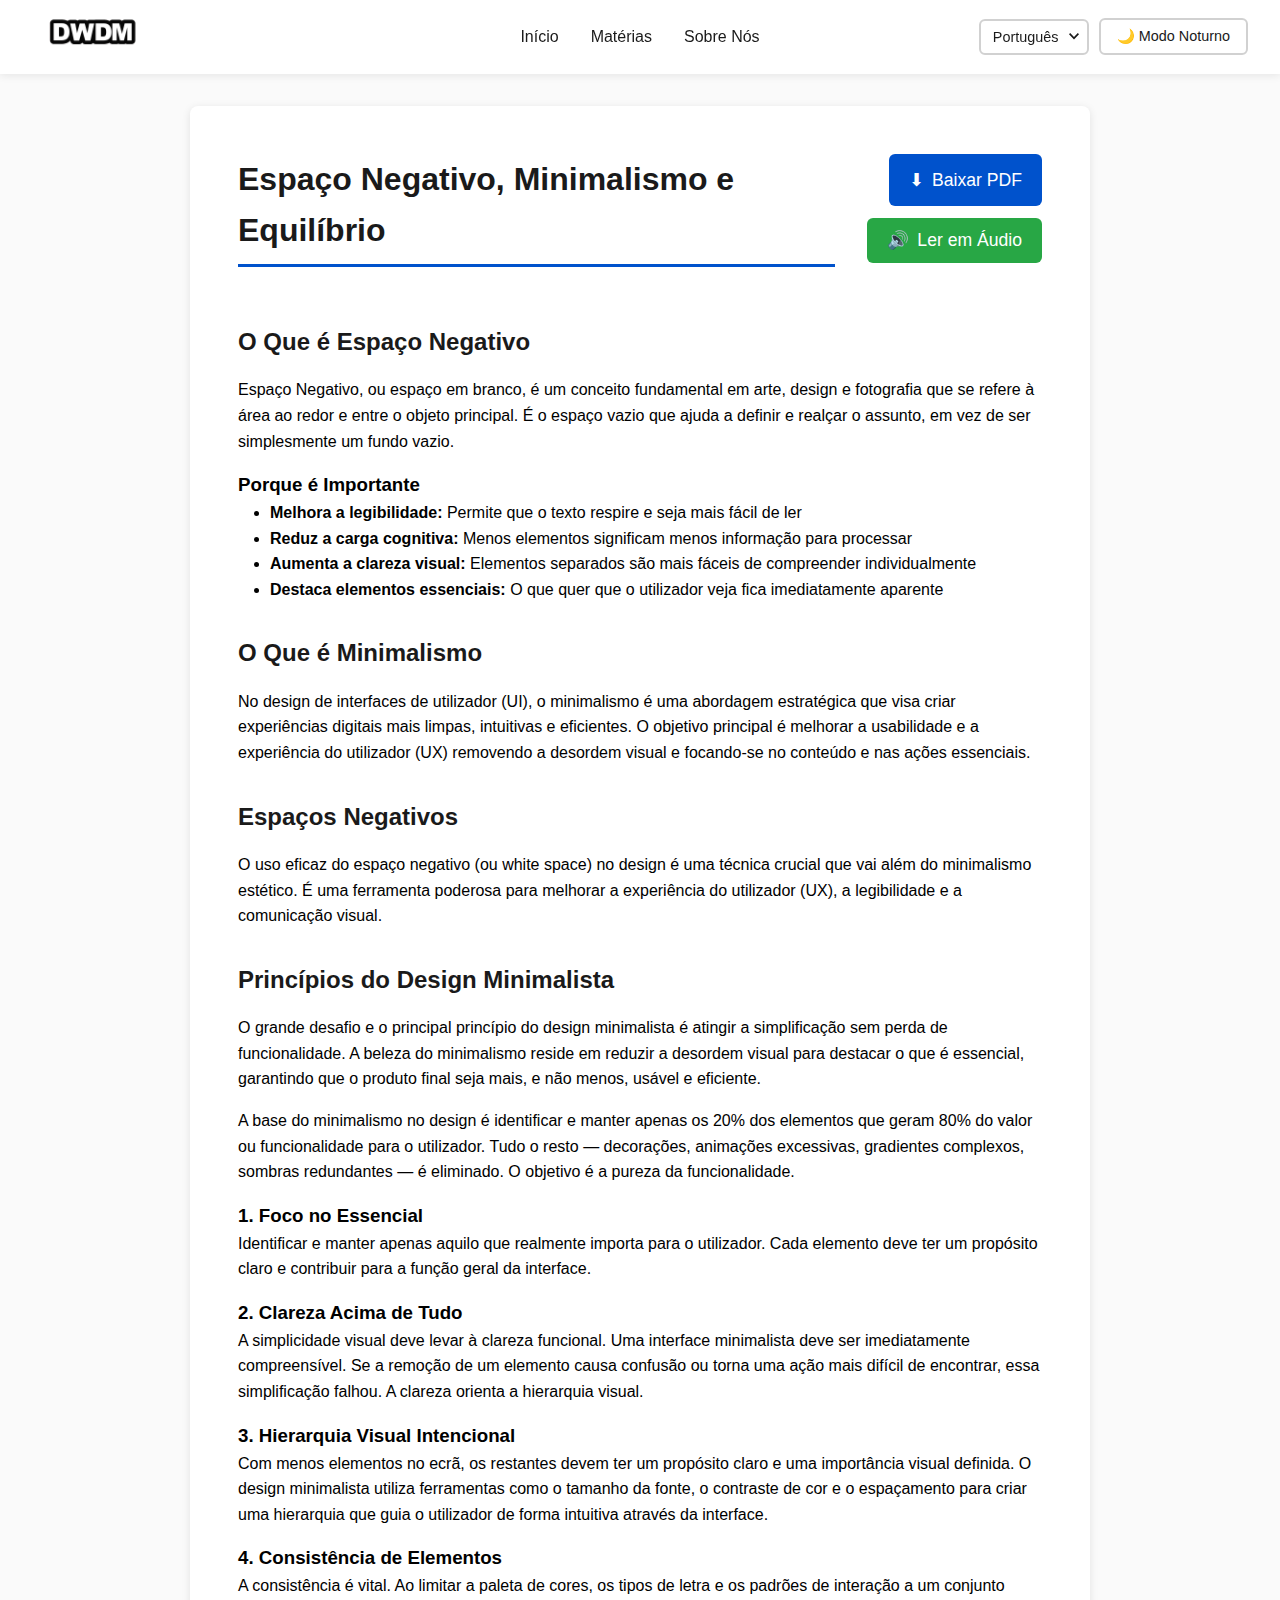
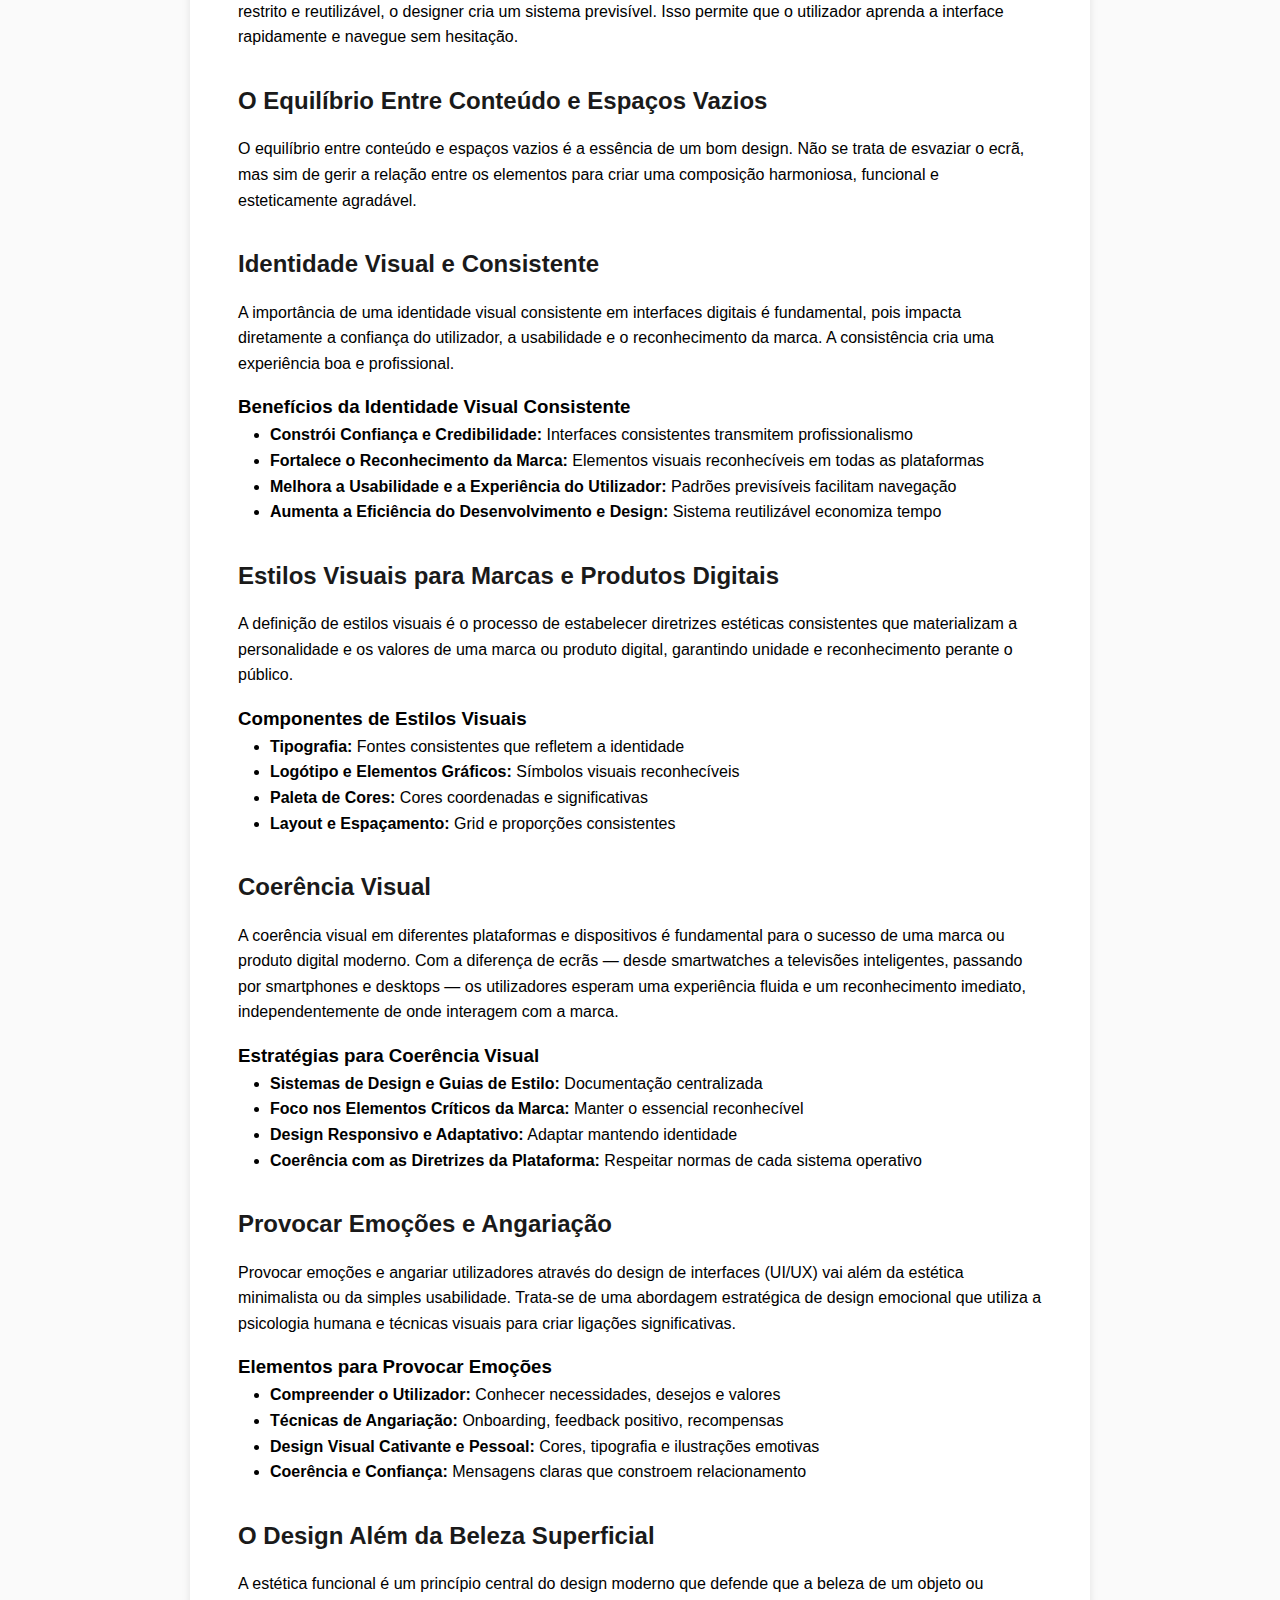
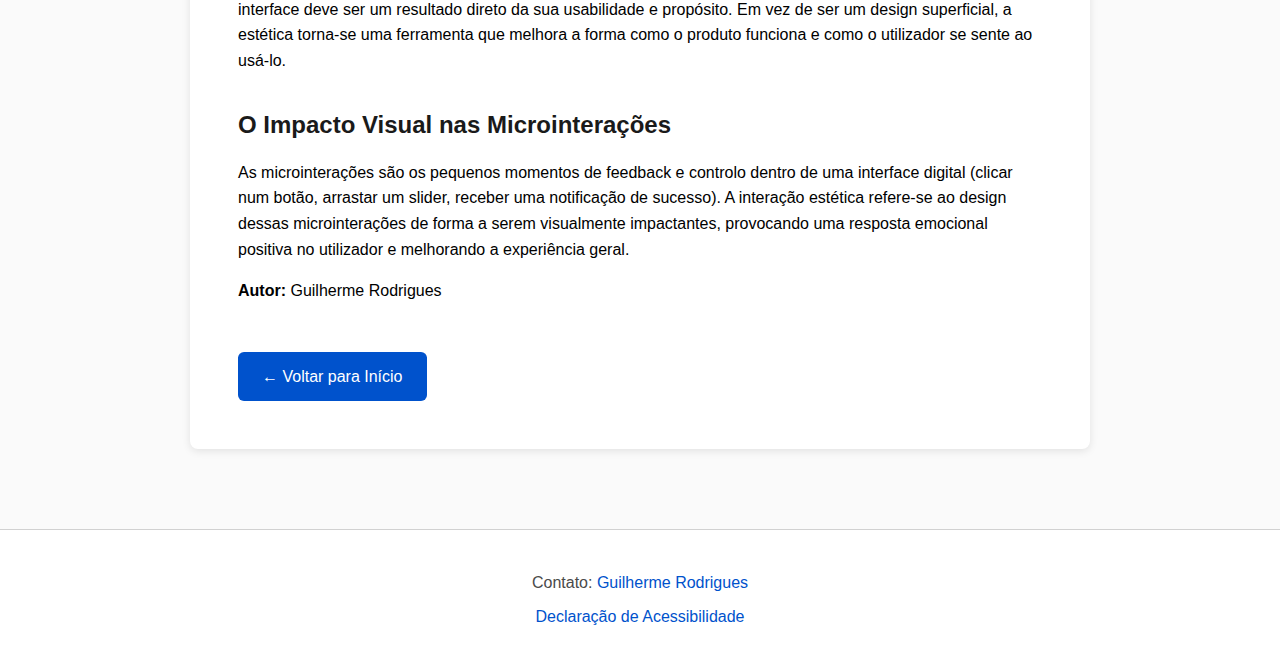
<file: public/html/ex4.html>
<!DOCTYPE html>
<html lang="pt-PT">
<head>
    <meta charset="UTF-8">
    <meta name="viewport" content="width=device-width, initial-scale=1.0">
    <meta name="description" content="Apresentação 04 - Espaço Negativo, Minimalismo e Equilíbrio - Design de Interface">
    <title>Apresentação 04 - Design de Interface</title>
    <link rel="stylesheet" href="../css/style.css">
    <link rel="stylesheet" href="../css/translation.css">
</head>
<body>
    <a href="#main-content" class="skip-link" data-i18n="skipLink">Pular para o conteúdo principal</a>
    
   <header role="banner">
        <div class="header-container">
            <div class="logo">
                <a href="../../index.html" class="logo-link" title="Ir para a home">
                    <img src="../img/DWDM_claro.webp" alt="DWDM" class="logo-image logo-claro" />
                    <img src="../img/DWDM_escuro.webp" alt="DWDM" class="logo-image logo-escuro" />
                </a>
            </div>
            <button class="hamburger-btn" aria-label="Menu" aria-expanded="false" title="Abrir/fechar menu">
                <span></span>
                <span></span>
                <span></span>
            </button>
            <nav role="navigation" aria-label="Menu principal" class="main-nav">
                <ul>
                    <li><a href="../../index.html" title="Início" data-i18n="navHome">Início</a></li>
                    <li><a href="../../index.html#materias" title="Matérias" data-i18n="navSubjects">Matérias</a></li>
                    <li><a href="about.html" title="Sobre Nós" data-i18n="navAbout">Sobre Nós</a></li>
                </ul>
                <div class="mobile-controls">
                    <div class="header-actions" id="header-actions-mobile">
                        <button class="modo-noturno" aria-label="Alternar modo noturno" title="Alternar modo noturno">🌙 Modo Noturno</button>
                    </div>
                </div>
            </nav>
            <div class="header-actions desktop-only" id="header-actions-desktop">
                <button class="modo-noturno" aria-label="Alternar modo noturno" title="Alternar modo noturno">🌙 Modo Noturno</button>
            </div>
        </div>
    </header>

    <main id="main-content" role="main" tabindex="-1">
        <section class="conteudo">
            <div class="conteudo-header">
                <h1 data-i18n="ex4Title">Espaço Negativo, Minimalismo e Equilíbrio</h1>
                <div class="conteudo-buttons-right">
                    <a href="../pdf/EX4.zip" download class="btn-download-pdf" aria-label="Baixar PDF da apresentação">
                        <span>⬇</span> <span data-i18n="btnDownloadPdf">Baixar PDF</span>
                    </a>
                    <button class="btn-audio" id="audioBtn" aria-label="Ler página em áudio" title="Ler página em áudio">
                        <span>🔊</span> <span data-i18n="btnAudio">Ler em Áudio</span>
                    </button>
                </div>
            </div>

            <article>
                <h2 data-i18n="ex4NegativeSpace">O Que é Espaço Negativo</h2>
                <p data-i18n="ex4NegativeSpaceDesc">Espaço Negativo, ou espaço em branco, é um conceito fundamental em arte, design e fotografia que se refere à área ao redor e entre o objeto principal. É o espaço vazio que ajuda a definir e realçar o assunto, em vez de ser simplesmente um fundo vazio.</p>

                <h3 data-i18n="ex4WhyImportant">Porque é Importante</h3>
                <ul>
                    <li><strong data-i18n="ex4ImproveReadability">Melhora a legibilidade:</strong> <span data-i18n="ex4ImproveReadabilityDesc">Permite que o texto respire e seja mais fácil de ler</span></li>
                    <li><strong data-i18n="ex4ReducesCognitive">Reduz a carga cognitiva:</strong> <span data-i18n="ex4ReducesCognitiveDesc">Menos elementos significam menos informação para processar</span></li>
                    <li><strong data-i18n="ex4IncreasesClarity">Aumenta a clareza visual:</strong> <span data-i18n="ex4IncreasesClarityDesc">Elementos separados são mais fáceis de compreender individualmente</span></li>
                    <li><strong data-i18n="ex4HighlightsEssential">Destaca elementos essenciais:</strong> <span data-i18n="ex4HighlightsEssentialDesc">O que quer que o utilizador veja fica imediatamente aparente</span></li>
                </ul>

                <h2 data-i18n="ex4Minimalism">O Que é Minimalismo</h2>
                <p data-i18n="ex4MinimalismDesc">No design de interfaces de utilizador (UI), o minimalismo é uma abordagem estratégica que visa criar experiências digitais mais limpas, intuitivas e eficientes. O objetivo principal é melhorar a usabilidade e a experiência do utilizador (UX) removendo a desordem visual e focando-se no conteúdo e nas ações essenciais.</p>

                <h2 data-i18n="ex4NegativeSpaces">Espaços Negativos</h2>
                <p data-i18n="ex4NegativeSpacesDesc">O uso eficaz do espaço negativo (ou white space) no design é uma técnica crucial que vai além do minimalismo estético. É uma ferramenta poderosa para melhorar a experiência do utilizador (UX), a legibilidade e a comunicação visual.</p>

                <h2 data-i18n="ex4MinimalismPrinciples">Princípios do Design Minimalista</h2>
                <p data-i18n="ex4MinimalismPrinciplesDesc1">O grande desafio e o principal princípio do design minimalista é atingir a simplificação sem perda de funcionalidade. A beleza do minimalismo reside em reduzir a desordem visual para destacar o que é essencial, garantindo que o produto final seja mais, e não menos, usável e eficiente.</p>
                
                <p data-i18n="ex4MinimalismPrinciplesDesc2">A base do minimalismo no design é identificar e manter apenas os 20% dos elementos que geram 80% do valor ou funcionalidade para o utilizador. Tudo o resto — decorações, animações excessivas, gradientes complexos, sombras redundantes — é eliminado. O objetivo é a pureza da funcionalidade.</p>

                <h3 data-i18n="ex4FocusEssential">1. Foco no Essencial</h3>
                <p data-i18n="ex4FocusEssentialDesc">Identificar e manter apenas aquilo que realmente importa para o utilizador. Cada elemento deve ter um propósito claro e contribuir para a função geral da interface.</p>

                <h3 data-i18n="ex4ClarityAbove">2. Clareza Acima de Tudo</h3>
                <p data-i18n="ex4ClarityAboveDesc">A simplicidade visual deve levar à clareza funcional. Uma interface minimalista deve ser imediatamente compreensível. Se a remoção de um elemento causa confusão ou torna uma ação mais difícil de encontrar, essa simplificação falhou. A clareza orienta a hierarquia visual.</p>

                <h3 data-i18n="ex4VisualHierarchy">3. Hierarquia Visual Intencional</h3>
                <p data-i18n="ex4VisualHierarchyDesc">Com menos elementos no ecrã, os restantes devem ter um propósito claro e uma importância visual definida. O design minimalista utiliza ferramentas como o tamanho da fonte, o contraste de cor e o espaçamento para criar uma hierarquia que guia o utilizador de forma intuitiva através da interface.</p>

                <h3 data-i18n="ex4ConsistencyElements">4. Consistência de Elementos</h3>
                <p data-i18n="ex4ConsistencyElementsDesc">A consistência é vital. Ao limitar a paleta de cores, os tipos de letra e os padrões de interação a um conjunto restrito e reutilizável, o designer cria um sistema previsível. Isso permite que o utilizador aprenda a interface rapidamente e navegue sem hesitação.</p>

                <h2 data-i18n="ex4BalanceContent">O Equilíbrio Entre Conteúdo e Espaços Vazios</h2>
                <p data-i18n="ex4BalanceContentDesc">O equilíbrio entre conteúdo e espaços vazios é a essência de um bom design. Não se trata de esvaziar o ecrã, mas sim de gerir a relação entre os elementos para criar uma composição harmoniosa, funcional e esteticamente agradável.</p>

                <h2 data-i18n="ex4VisualIdentity">Identidade Visual e Consistente</h2>
                <p data-i18n="ex4VisualIdentityDesc">A importância de uma identidade visual consistente em interfaces digitais é fundamental, pois impacta diretamente a confiança do utilizador, a usabilidade e o reconhecimento da marca. A consistência cria uma experiência boa e profissional.</p>

                <h3 data-i18n="ex4BenefitsVisualIdentity">Benefícios da Identidade Visual Consistente</h3>
                <ul>
                    <li><strong data-i18n="ex4BuildsTrust">Constrói Confiança e Credibilidade:</strong> <span data-i18n="ex4BuildsTrustDesc">Interfaces consistentes transmitem profissionalismo</span></li>
                    <li><strong data-i18n="ex4StrengthensRecognition">Fortalece o Reconhecimento da Marca:</strong> <span data-i18n="ex4StrengthensRecognitionDesc">Elementos visuais reconhecíveis em todas as plataformas</span></li>
                    <li><strong data-i18n="ex4ImprovesUsability">Melhora a Usabilidade e a Experiência do Utilizador:</strong> <span data-i18n="ex4ImprovesUsabilityDesc">Padrões previsíveis facilitam navegação</span></li>
                    <li><strong data-i18n="ex4IncreasesEfficiency">Aumenta a Eficiência do Desenvolvimento e Design:</strong> <span data-i18n="ex4IncreasesEfficiencyDesc">Sistema reutilizável economiza tempo</span></li>
                </ul>

                <h2 data-i18n="ex4VisualStyles">Estilos Visuais para Marcas e Produtos Digitais</h2>
                <p data-i18n="ex4VisualStylesDesc">A definição de estilos visuais é o processo de estabelecer diretrizes estéticas consistentes que materializam a personalidade e os valores de uma marca ou produto digital, garantindo unidade e reconhecimento perante o público.</p>

                <h3 data-i18n="ex4ComponentsVisualStyles">Componentes de Estilos Visuais</h3>
                <ul>
                    <li><strong data-i18n="ex4Typography">Tipografia:</strong> <span data-i18n="ex4TypographyDesc">Fontes consistentes que refletem a identidade</span></li>
                    <li><strong data-i18n="ex4Logo">Logótipo e Elementos Gráficos:</strong> <span data-i18n="ex4LogoDesc">Símbolos visuais reconhecíveis</span></li>
                    <li><strong data-i18n="ex4ColorPalette">Paleta de Cores:</strong> <span data-i18n="ex4ColorPaletteDesc">Cores coordenadas e significativas</span></li>
                    <li><strong data-i18n="ex4LayoutSpacing">Layout e Espaçamento:</strong> <span data-i18n="ex4LayoutSpacingDesc">Grid e proporções consistentes</span></li>
                </ul>

                <h2>Coerência Visual</h2>
                <p>A coerência visual em diferentes plataformas e dispositivos é fundamental para o sucesso de uma marca ou produto digital moderno. Com a diferença de ecrãs — desde smartwatches a televisões inteligentes, passando por smartphones e desktops — os utilizadores esperam uma experiência fluida e um reconhecimento imediato, independentemente de onde interagem com a marca.</p>

                <h3>Estratégias para Coerência Visual</h3>
                <ul>
                    <li><strong>Sistemas de Design e Guias de Estilo:</strong> Documentação centralizada</li>
                    <li><strong>Foco nos Elementos Críticos da Marca:</strong> Manter o essencial reconhecível</li>
                    <li><strong>Design Responsivo e Adaptativo:</strong> Adaptar mantendo identidade</li>
                    <li><strong>Coerência com as Diretrizes da Plataforma:</strong> Respeitar normas de cada sistema operativo</li>
                </ul>

                <h2 data-i18n="ex4EmotionsEngagement">Provocar Emoções e Angariação</h2>
                <p data-i18n="ex4EmotionsEngagementDesc">Provocar emoções e angariar utilizadores através do design de interfaces (UI/UX) vai além da estética minimalista ou da simples usabilidade. Trata-se de uma abordagem estratégica de design emocional que utiliza a psicologia humana e técnicas visuais para criar ligações significativas.</p>

                <h3 data-i18n="ex4ElementsEmotions">Elementos para Provocar Emoções</h3>
                <ul>
                    <li><strong data-i18n="ex4UnderstandUser">Compreender o Utilizador:</strong> <span data-i18n="ex4UnderstandUserDesc">Conhecer necessidades, desejos e valores</span></li>
                    <li><strong data-i18n="ex4EngagementTechniques">Técnicas de Angariação:</strong> <span data-i18n="ex4EngagementTechniquesDesc">Onboarding, feedback positivo, recompensas</span></li>
                    <li><strong data-i18n="ex4CaptivatingDesign">Design Visual Cativante e Pessoal:</strong> <span data-i18n="ex4CaptivatingDesignDesc">Cores, tipografia e ilustrações emotivas</span></li>
                    <li><strong data-i18n="ex4CoherenceTrust">Coeéncia e Confiança:</strong> <span data-i18n="ex4CoherenceTrustDesc">Mensagens claras que constroem relacionamento</span></li>
                </ul>

                <h2 data-i18n="ex4BeyondBeauty">O Design Além da Beleza Superficial</h2>
                <p data-i18n="ex4BeyondBeautyDesc">A estética funcional é um princípio central do design moderno que defende que a beleza de um objeto ou interface deve ser um resultado direto da sua usabilidade e propósito. Em vez de ser um design superficial, a estética torna-se uma ferramenta que melhora a forma como o produto funciona e como o utilizador se sente ao usá-lo.</p>

                <h2 data-i18n="ex4VisualImpact">O Impacto Visual nas Microinterações</h2>
                <p data-i18n="ex4VisualImpactDesc">As microinterações são os pequenos momentos de feedback e controlo dentro de uma interface digital (clicar num botão, arrastar um slider, receber uma notificação de sucesso). A interação estética refere-se ao design dessas microinterações de forma a serem visualmente impactantes, provocando uma resposta emocional positiva no utilizador e melhorando a experiência geral.</p>

                
                <p><strong data-i18n="ex4Author">Autor:</strong> <span data-i18n="ex4AuthorName">Guilherme Rodrigues</span></p>
                <a href="../../index.html" class="btn-voltar" data-i18n="btnBackHome">← Voltar para Início</a>
        </section>
    </main>

    <footer role="contentinfo">
        <p><span data-i18n="footerContact">Contato</span>: <a href="mailto:a22405041@mso365.ipluso.pt">Guilherme Rodrigues</a></p>
        <p><a href="acessibilidade.html" data-i18n="footerAccessibility">Declaração de Acessibilidade</a></p>
    </footer>

    <script src="../js/accessibility.js"></script>
    <script src="../js/translator.js"></script>
    <script src="../js/auto-translator.js"></script>
</body>
</html>
</file>
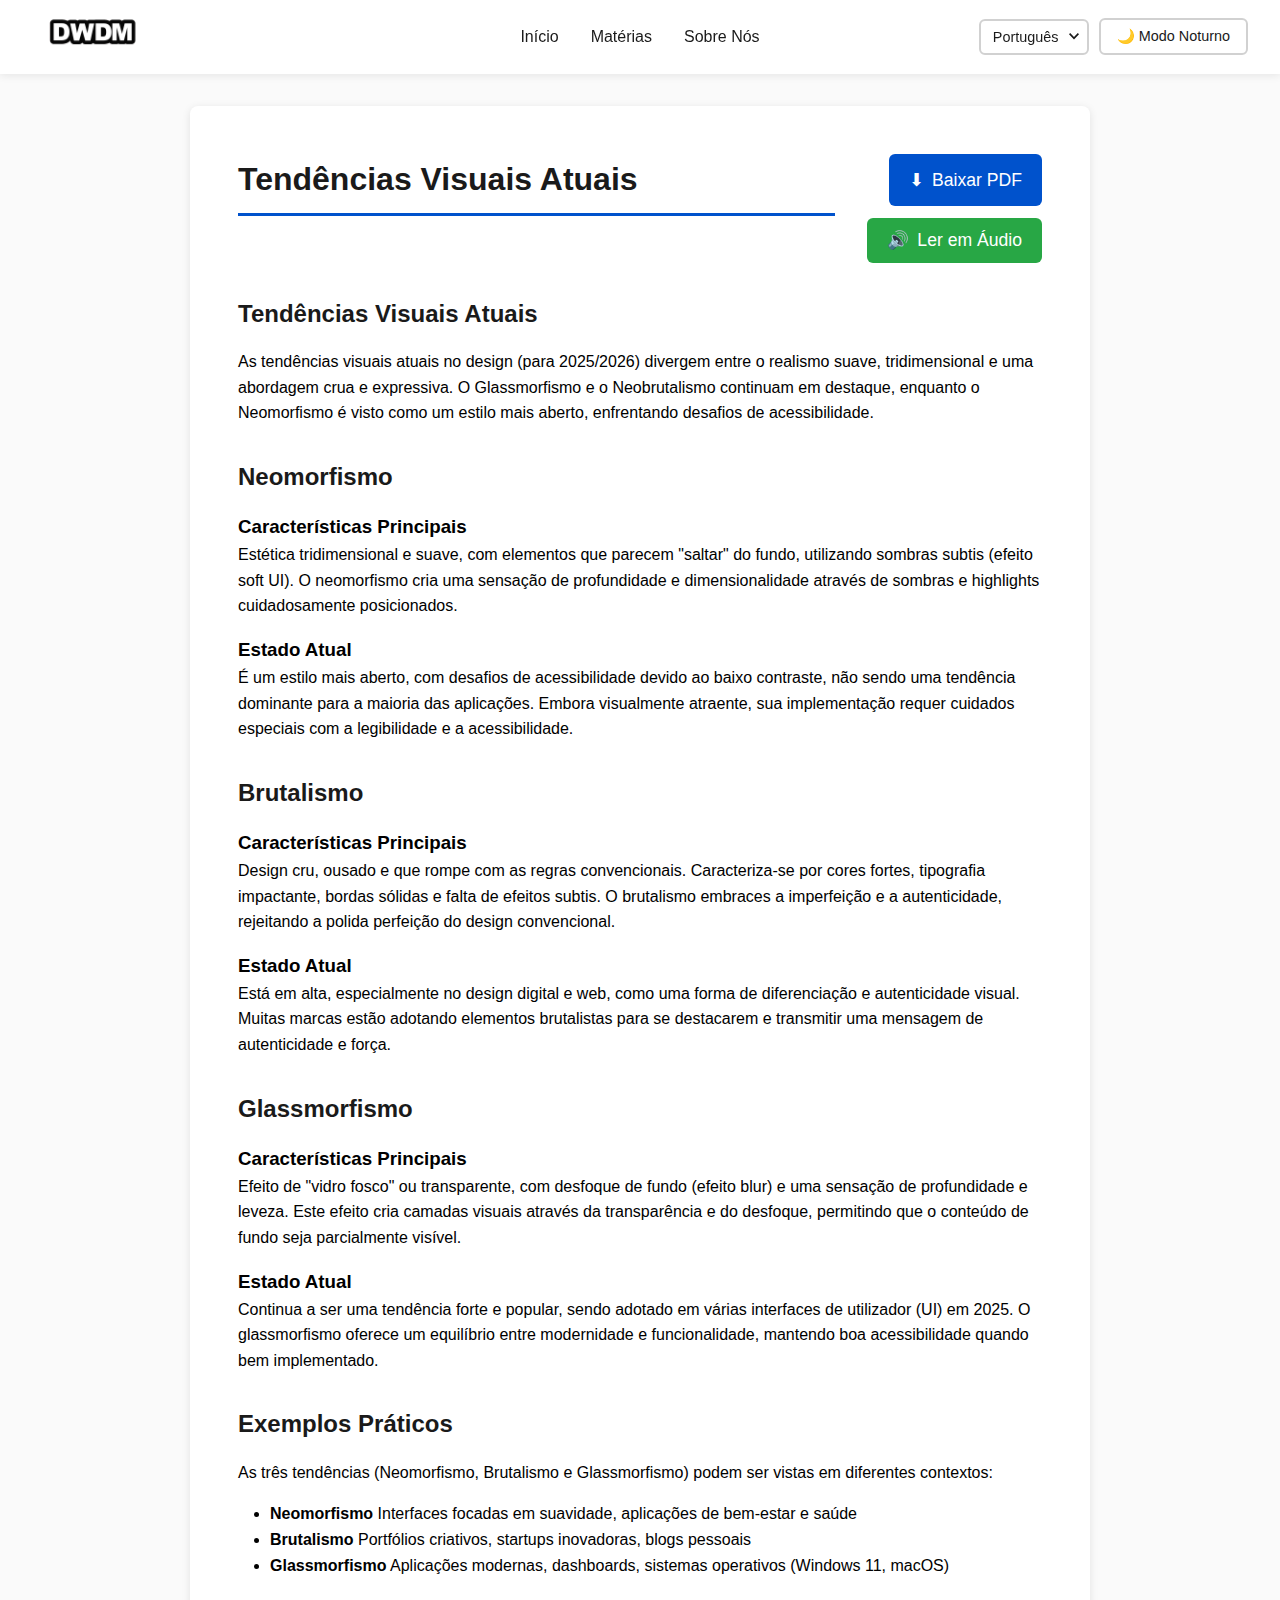
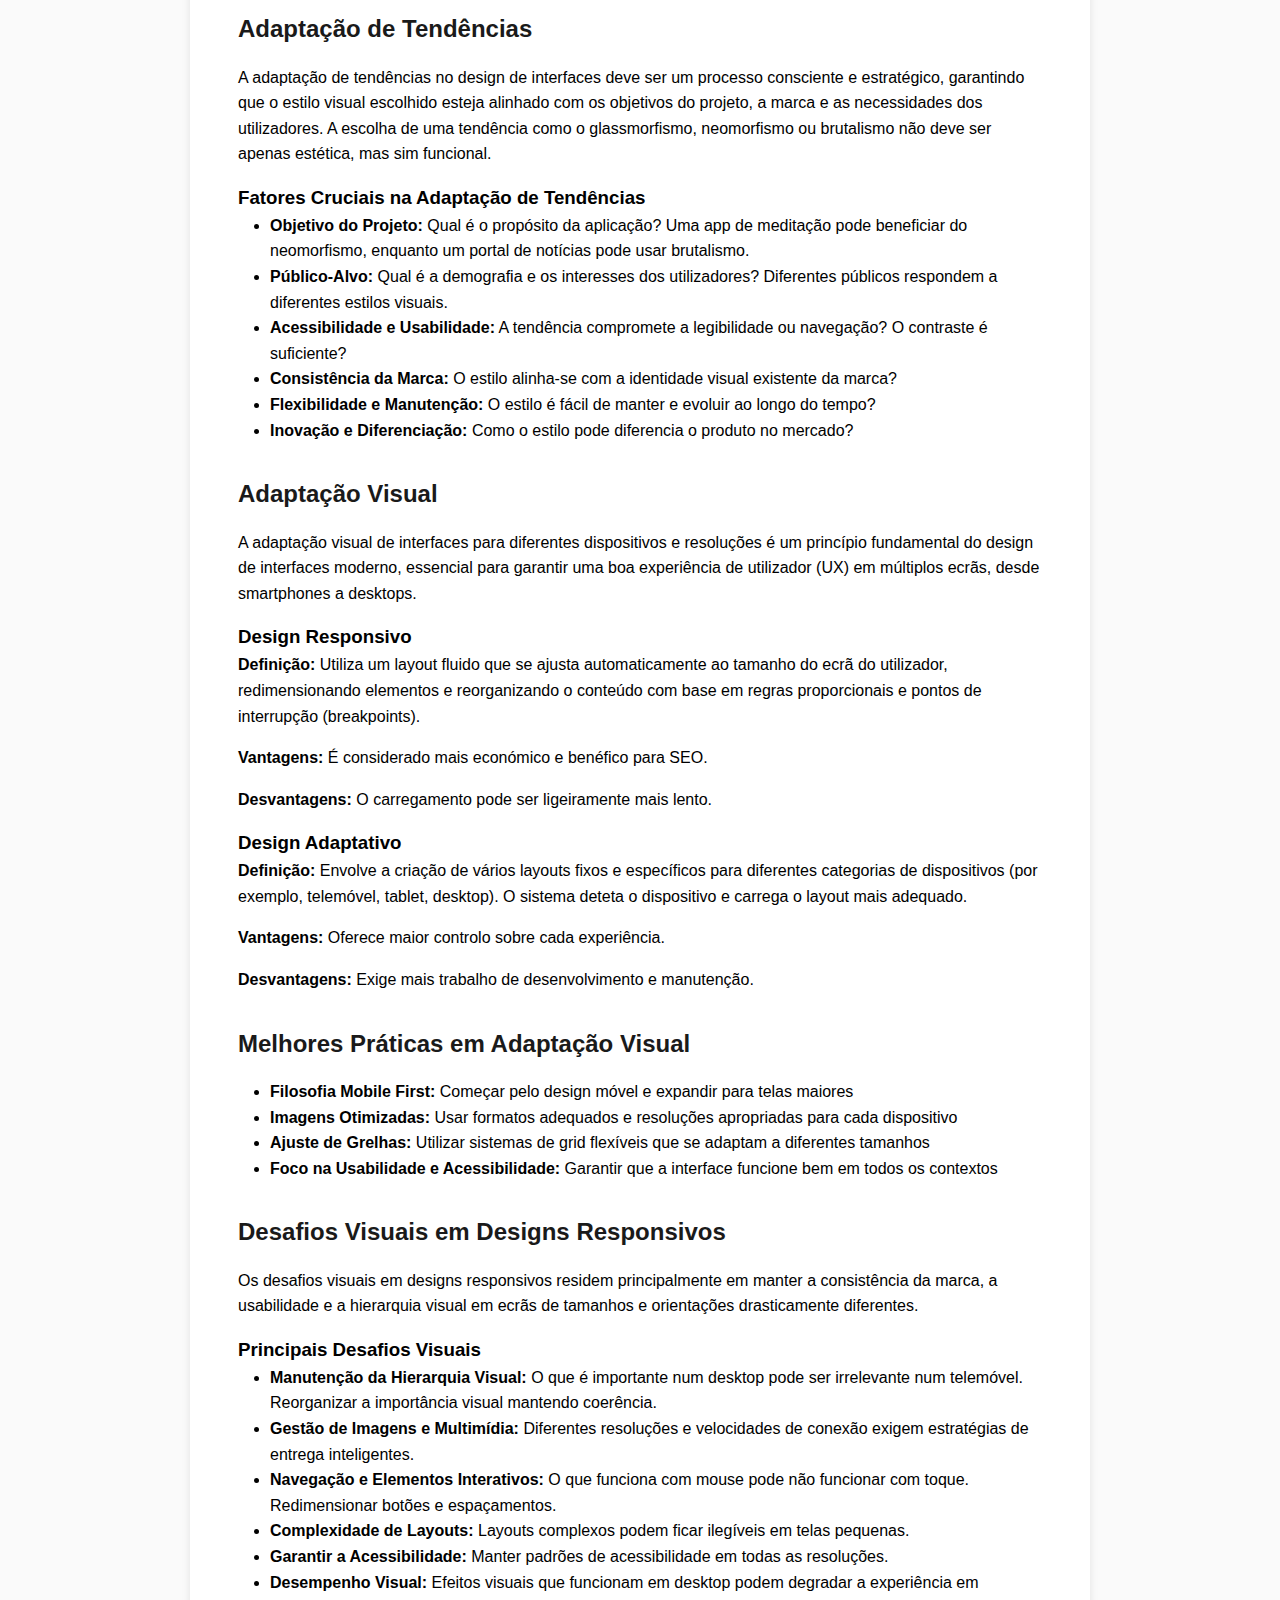
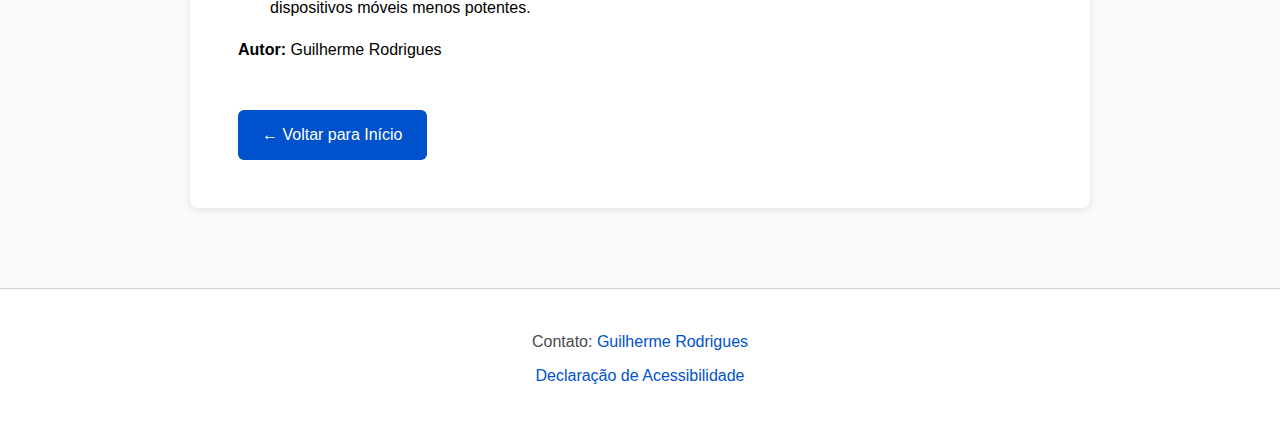
<file: public/html/ex5.html>
<!DOCTYPE html>
<html lang="pt-PT">
<head>
    <meta charset="UTF-8">
    <meta name="viewport" content="width=device-width, initial-scale=1.0">
    <meta name="description" content="Apresentação 05 - Tendências Visuais - Design de Interface">
    <title>Apresentação 05 - Design de Interface</title>
    <link rel="stylesheet" href="../css/style.css">
    <link rel="stylesheet" href="../css/translation.css">
</head>
<body>
    <a href="#main-content" class="skip-link" data-i18n="skipLink">Pular para o conteúdo principal</a>
    
   <header role="banner">
        <div class="header-container">
            <div class="logo">
                <a href="../../index.html" class="logo-link" title="Ir para a home">
                    <img src="../img/DWDM_claro.webp" alt="DWDM" class="logo-image logo-claro" />
                    <img src="../img/DWDM_escuro.webp" alt="DWDM" class="logo-image logo-escuro" />
                </a>
            </div>
            <button class="hamburger-btn" aria-label="Menu" aria-expanded="false" title="Abrir/fechar menu">
                <span></span>
                <span></span>
                <span></span>
            </button>
            <nav role="navigation" aria-label="Menu principal" class="main-nav">
                <ul>
                    <li><a href="../../index.html" title="Início" data-i18n="navHome">Início</a></li>
                    <li><a href="../../index.html#materias" title="Matérias" data-i18n="navSubjects">Matérias</a></li>
                    <li><a href="about.html" title="Sobre Nós" data-i18n="navAbout">Sobre Nós</a></li>
                </ul>
                <div class="mobile-controls">
                    <div class="header-actions" id="header-actions-mobile">
                        <button class="modo-noturno" aria-label="Alternar modo noturno" title="Alternar modo noturno">🌙 Modo Noturno</button>
                    </div>
                </div>
            </nav>
            <div class="header-actions desktop-only" id="header-actions-desktop">
                <button class="modo-noturno" aria-label="Alternar modo noturno" title="Alternar modo noturno">🌙 Modo Noturno</button>
            </div>
        </div>
    </header>

    <main id="main-content" role="main" tabindex="-1">
        <section class="conteudo">
            <div class="conteudo-header">
                <h1 data-i18n="ex5Title">Tendências Visuais</h1>
                <div class="conteudo-buttons-right">
                    <a href="../pdf/EX5.zip" download class="btn-download-pdf" aria-label="Baixar PDF da apresentação">
                        <span>⬇</span> <span data-i18n="btnDownloadPdf">Baixar PDF</span>
                    </a>
                    <button class="btn-audio" id="audioBtn" aria-label="Ler página em áudio" title="Ler página em áudio">
                        <span>🔊</span> <span data-i18n="btnAudio">Ler em Áudio</span>
                    </button>
                </div>
            </div>

            <article>
                <h2 data-i18n="ex5VisualTrends">Tendências Visuais Atuais</h2>
                <p data-i18n="ex5VisualTrendsDesc">As tendências visuais atuais no design (para 2025/2026) divergem entre o realismo suave, tridimensional e uma abordagem crua e expressiva. O Glassmorfismo e o Neobrutalismo continuam em destaque, enquanto o Neomorfismo é visto como um estilo mais aberto, enfrentando desafios de acessibilidade.</p>

                <h2 data-i18n="ex5Neomorphism">Neomorfismo</h2>
                <h3 data-i18n="ex5MainCharacteristics">Características Principais</h3>
                <p data-i18n="ex5NeomorphismCharact">Estética tridimensional e suave, com elementos que parecem "saltar" do fundo, utilizando sombras subtis (efeito soft UI). O neomorfismo cria uma sensação de profundidade e dimensionalidade através de sombras e highlights cuidadosamente posicionados.</p>

                <h3 data-i18n="ex5CurrentState">Estado Atual</h3>
                <p data-i18n="ex5NeomorphismState">É um estilo mais aberto, com desafios de acessibilidade devido ao baixo contraste, não sendo uma tendência dominante para a maioria das aplicações. Embora visualmente atraente, sua implementação requer cuidados especiais com a legibilidade e a acessibilidade.</p>

                <h2 data-i18n="ex5Brutalism">Brutalismo</h2>
                <h3 data-i18n="ex5MainCharacteristics">Características Principais</h3>
                <p data-i18n="ex5BrutalismCharact">Design cru, ousado e que rompe com as regras convencionais. Caracteriza-se por cores fortes, tipografia impactante, bordas sólidas e falta de efeitos subtis. O brutalismo embraces a imperfeição e a autenticidade, rejeitando a polida perfeiçao do design convencional.</p>

                <h3 data-i18n="ex5CurrentState">Estado Atual</h3>
                <p data-i18n="ex5BrutalismState">Está em alta, especialmente no design digital e web, como uma forma de diferenciação e autenticidade visual. Muitas marcas estão adotando elementos brutalistas para se destacarem e transmitir uma mensagem de autenticidade e força.</p>

                <h2 data-i18n="ex5Glassmorphism">Glassmorfismo</h2>
                <h3 data-i18n="ex5MainCharacteristics">Características Principais</h3>
                <p data-i18n="ex5GlassmorphismCharact">Efeito de "vidro fosco" ou transparente, com desfoque de fundo (efeito blur) e uma sensação de profundidade e leveza. Este efeito cria camadas visuais através da transparência e do desfoque, permitindo que o conteúdo de fundo seja parcialmente visível.</p>

                <h3 data-i18n="ex5CurrentState">Estado Atual</h3>
                <p data-i18n="ex5GlassmorphismState">Continua a ser uma tendência forte e popular, sendo adotado em várias interfaces de utilizador (UI) em 2025. O glassmorfismo oferece um equilíbrio entre modernidade e funcionalidade, mantendo boa acessibilidade quando bem implementado.</p>

                <h2 data-i18n="ex5PracticalExamples">Exemplos Práticos</h2>
                <p data-i18n="ex5PracticalExamplesDesc">As três tendências (Neomorfismo, Brutalismo e Glassmorfismo) podem ser vistas em diferentes contextos:</p>
                <ul>
                    <li><strong data-i18n="ex5Neomorphism">Neomorfismo:</strong> <span data-i18n="ex5NeomorphismExample">Interfaces focadas em suavidade, aplicações de bem-estar e saúde</span></li>
                    <li><strong data-i18n="ex5Brutalism">Brutalismo:</strong> <span data-i18n="ex5BrutalismExample">Portfólios criativos, startups inovadoras, blogs pessoais</span></li>
                    <li><strong data-i18n="ex5Glassmorphism">Glassmorfismo:</strong> <span data-i18n="ex5GlassmorphismExample">Aplicações modernas, dashboards, sistemas operativos (Windows 11, macOS)</span></li>
                </ul>

                <h2 data-i18n="ex5AdaptationTrends">Adaptação de Tendências</h2>
                <p data-i18n="ex5AdaptationTrendsDesc">A adaptação de tendências no design de interfaces deve ser um processo consciente e estratégico, garantindo que o estilo visual escolhido esteja alinhado com os objetivos do projeto, a marca e as necessidades dos utilizadores. A escolha de uma tendência como o glassmorfismo, neomorfismo ou brutalismo não deve ser apenas estética, mas sim funcional.</p>

                <h3 data-i18n="ex5CrucialFactors">Fatores Cruciais na Adaptação de Tendências</h3>
                <ul>
                    <li><strong data-i18n="ex5ProjectObjective">Objetivo do Projeto:</strong> <span data-i18n="ex5ProjectObjectiveDesc">Qual é o propósito da aplicação? Uma app de meditação pode beneficiar do neomorfismo, enquanto um portal de notícias pode usar brutalismo.</span></li>
                    <li><strong data-i18n="ex5TargetAudience">Público-Alvo:</strong> <span data-i18n="ex5TargetAudienceDesc">Qual é a demografia e os interesses dos utilizadores? Diferentes públicos respondem a diferentes estilos visuais.</span></li>
                    <li><strong data-i18n="ex5AccessibilityUsability">Acessibilidade e Usabilidade:</strong> <span data-i18n="ex5AccessibilityUsabilityDesc">A tendência compromete a legibilidade ou navegação? O contraste é suficiente?</span></li>
                    <li><strong data-i18n="ex5BrandConsistency">Consistência da Marca:</strong> <span data-i18n="ex5BrandConsistencyDesc">O estilo alinha-se com a identidade visual existente da marca?</span></li>
                    <li><strong data-i18n="ex5FlexibilityMaintenance">Flexibilidade e Manutenção:</strong> <span data-i18n="ex5FlexibilityMaintenanceDesc">O estilo é fácil de manter e evoluir ao longo do tempo?</span></li>
                    <li><strong data-i18n="ex5InnovationDifferentiation">Inovação e Diferenciação:</strong> <span data-i18n="ex5InnovationDifferentiationDesc">Como o estilo pode diferencia o produto no mercado?</span></li>
                </ul>

                <h2 data-i18n="ex5VisualAdaptation">Adaptação Visual</h2>
                <p data-i18n="ex5VisualAdaptationDesc">A adaptação visual de interfaces para diferentes dispositivos e resoluções é um princípio fundamental do design de interfaces moderno, essencial para garantir uma boa experiência de utilizador (UX) em múltiplos ecrãs, desde smartphones a desktops.</p>

                <h3 data-i18n="ex5ResponsiveDesign">Design Responsivo</h3>
                <p><strong data-i18n="ex5Definition">Definição:</strong> <span data-i18n="ex5ResponsiveDesignDef">Utiliza um layout fluido que se ajusta automaticamente ao tamanho do ecrã do utilizador, redimensionando elementos e reorganizando o conteúdo com base em regras proporcionais e pontos de interrupção (breakpoints).</span></p>
                <p><strong data-i18n="ex5Advantages">Vantagens:</strong> <span data-i18n="ex5ResponsiveDesignAdvantages">É considerado mais económico e benéfico para SEO.</span></p>
                <p><strong data-i18n="ex5Disadvantages">Desvantagens:</strong> <span data-i18n="ex5ResponsiveDesignDisadvantages">O carregamento pode ser ligeiramente mais lento.</span></p>

                <h3 data-i18n="ex5AdaptiveDesign">Design Adaptativo</h3>
                <p><strong data-i18n="ex5Definition">Definição:</strong> <span data-i18n="ex5AdaptiveDesignDef">Envolve a criação de vários layouts fixos e específicos para diferentes categorias de dispositivos (por exemplo, telemóvel, tablet, desktop). O sistema deteta o dispositivo e carrega o layout mais adequado.</span></p>
                <p><strong data-i18n="ex5Advantages">Vantagens:</strong> <span data-i18n="ex5AdaptiveDesignAdvantages">Oferece maior controlo sobre cada experiência.</span></p>
                <p><strong data-i18n="ex5Disadvantages">Desvantagens:</strong> <span data-i18n="ex5AdaptiveDesignDisadvantages">Exige mais trabalho de desenvolvimento e manutenção.</span></p>

                <h2 data-i18n="ex5BestPractices">Melhores Práticas em Adaptação Visual</h2>
                <ul>
                    <li><strong data-i18n="ex5MobileFirstPhilosophy">Filosofia Mobile First:</strong> <span data-i18n="ex5MobileFirstPhilosophyDesc">Começar pelo design móvel e expandir para telas maiores</span></li>
                    <li><strong data-i18n="ex5OptimizedImages">Imagens Otimizadas:</strong> <span data-i18n="ex5OptimizedImagesDesc">Usar formatos adequados e resoluções apropriadas para cada dispositivo</span></li>
                    <li><strong data-i18n="ex5GridAdjustment">Ajuste de Grelhas:</strong> <span data-i18n="ex5GridAdjustmentDesc">Utilizar sistemas de grid flexíveis que se adaptam a diferentes tamanhos</span></li>
                    <li><strong data-i18n="ex5UsabilityAccessibility">Foco na Usabilidade e Acessibilidade:</strong> <span data-i18n="ex5UsabilityAccessibilityDesc">Garantir que a interface funcione bem em todos os contextos</span></li>
                </ul>

                <h2 data-i18n="ex5VisualChallenges">Desafios Visuais em Designs Responsivos</h2>
                <p data-i18n="ex5VisualChallengesDesc">Os desafios visuais em designs responsivos residem principalmente em manter a consistência da marca, a usabilidade e a hierarquia visual em ecrãs de tamanhos e orientações drasticamente diferentes.</p>

                <h3 data-i18n="ex5MainVisualChallenges">Principais Desafios Visuais</h3>
                <ul>
                    <li><strong data-i18n="ex5VisualHierarchy">Manutenção da Hierarquia Visual:</strong> <span data-i18n="ex5VisualHierarchyDesc">O que é importante num desktop pode ser irrelevante num telemóvel. Reorganizar a importância visual mantendo coerência.</span></li>
                    <li><strong data-i18n="ex5ImageManagement">Gestão de Imagens e Multimídia:</strong> <span data-i18n="ex5ImageManagementDesc">Diferentes resoluções e velocidades de conexão exigem estratégias de entrega inteligentes.</span></li>
                    <li><strong data-i18n="ex5NavigationInteractive">Navegação e Elementos Interativos:</strong> <span data-i18n="ex5NavigationInteractiveDesc">O que funciona com mouse pode não funcionar com toque. Redimensionar botões e espaçamentos.</span></li>
                    <li><strong data-i18n="ex5LayoutComplexity">Complexidade de Layouts:</strong> <span data-i18n="ex5LayoutComplexityDesc">Layouts complexos podem ficar ilegíveis em telas pequenas.</span></li>
                    <li><strong data-i18n="ex5EnsureAccessibility">Garantir a Acessibilidade:</strong> <span data-i18n="ex5EnsureAccessibilityDesc">Manter padrões de acessibilidade em todas as resoluções.</span></li>
                    <li><strong data-i18n="ex5VisualPerformance">Desempenho Visual:</strong> <span data-i18n="ex5VisualPerformanceDesc">Efeitos visuais que funcionam em desktop podem degradar a experiência em dispositivos móveis menos potentes.</span></li>
                </ul>

                <p><strong data-i18n="ex5Author">Autor:</strong> <span data-i18n="ex5AuthorName">Guilherme Rodrigues</span></p>
                <a href="../../index.html" class="btn-voltar" data-i18n="btnBackHome">← Voltar para Início</a>
            </article>
        </section>
    </main>

    <footer role="contentinfo">
        <p><span data-i18n="footerContact">Contato</span>: <a href="mailto:a22405041@mso365.ipluso.pt">Guilherme Rodrigues</a></p>
        <p><a href="acessibilidade.html" data-i18n="footerAccessibility">Declaração de Acessibilidade</a></p>
    </footer>

    <script src="../js/accessibility.js"></script>
    <script src="../js/translator.js"></script>
    <script src="../js/auto-translator.js"></script>
</body>
</html>
</file>
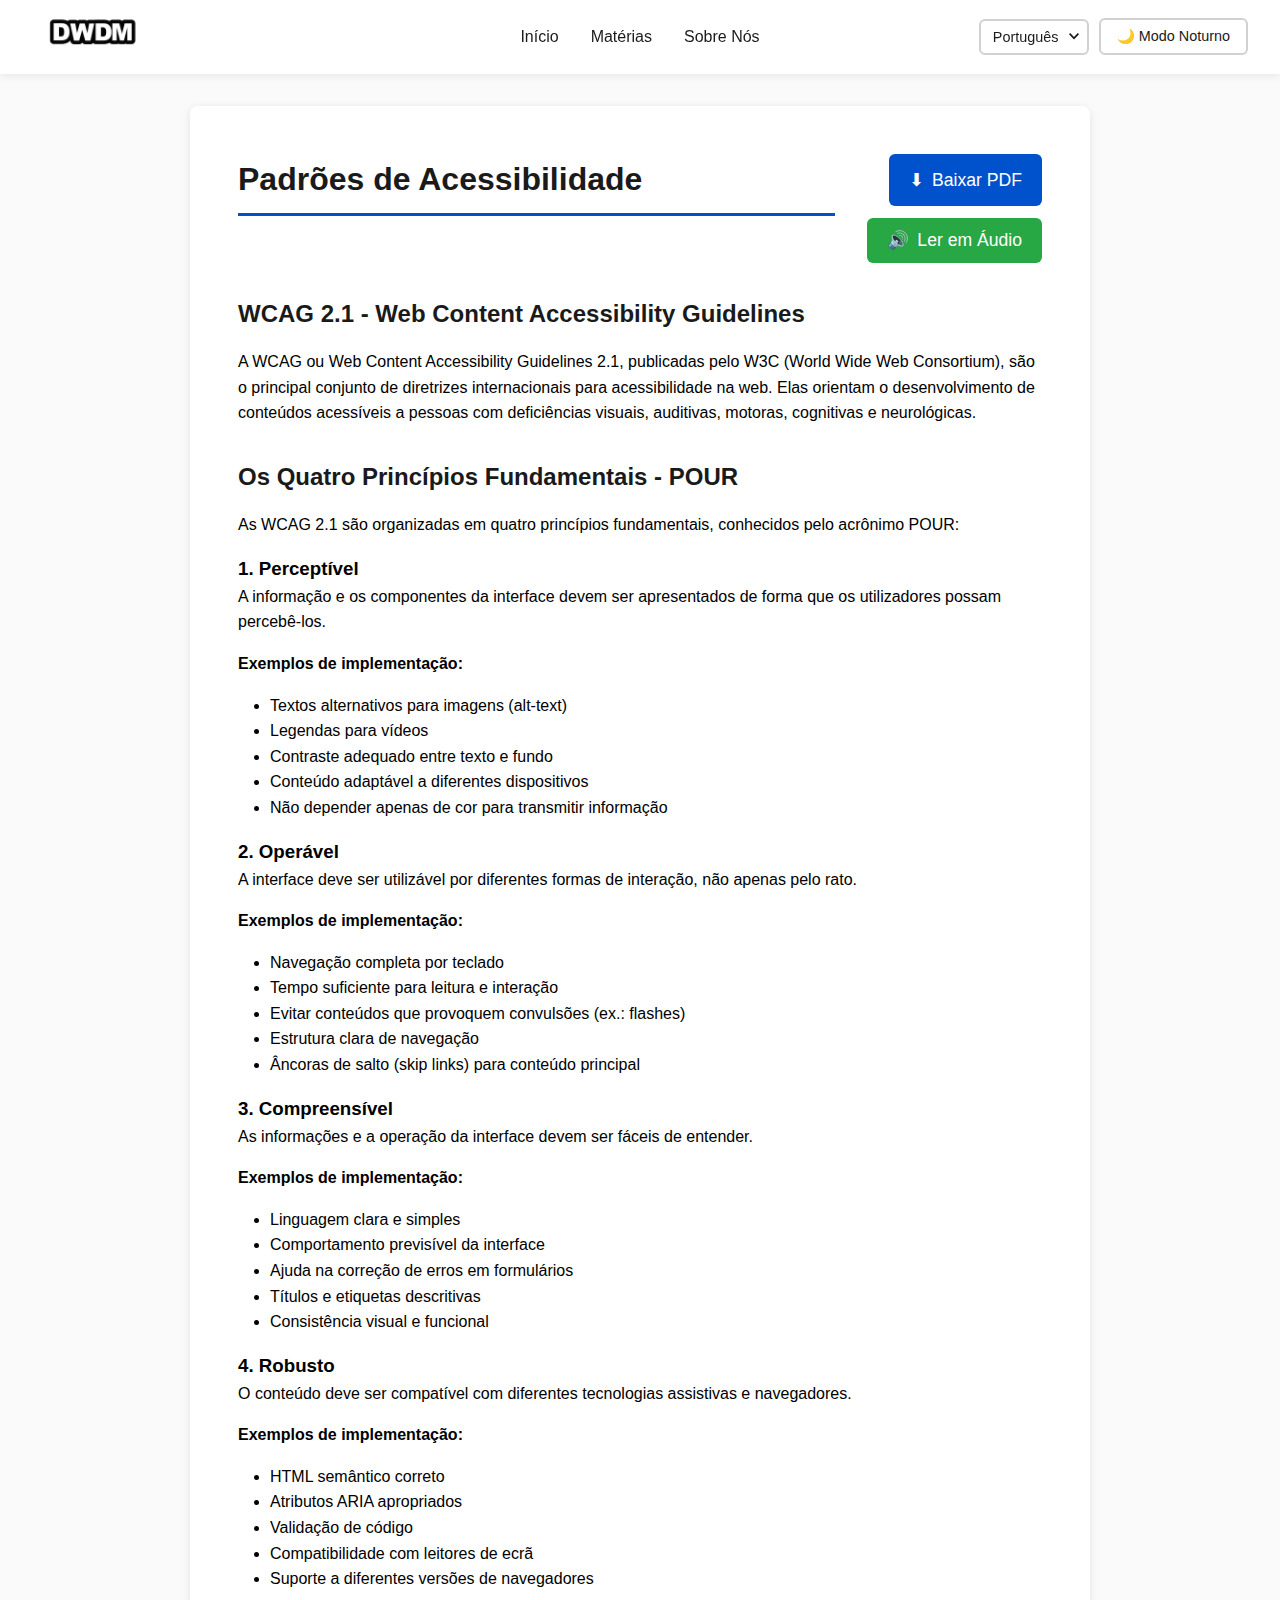
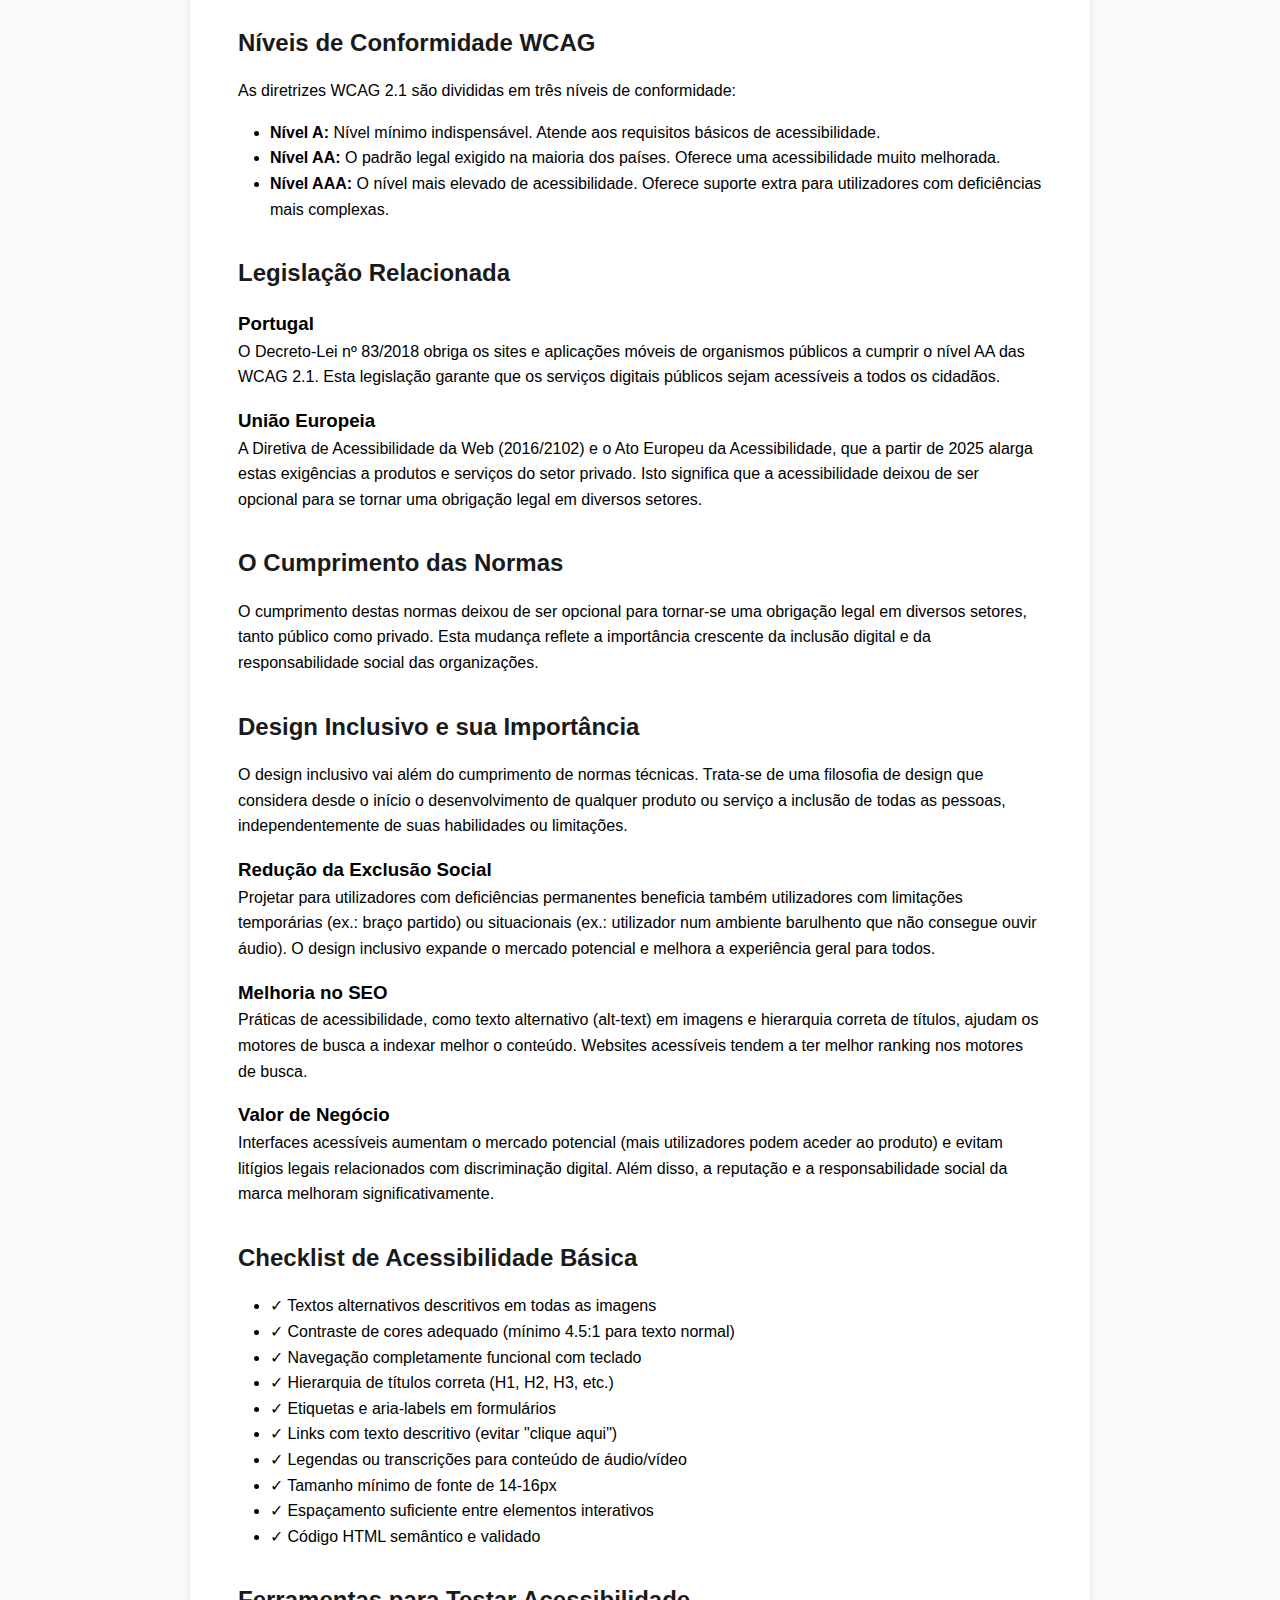
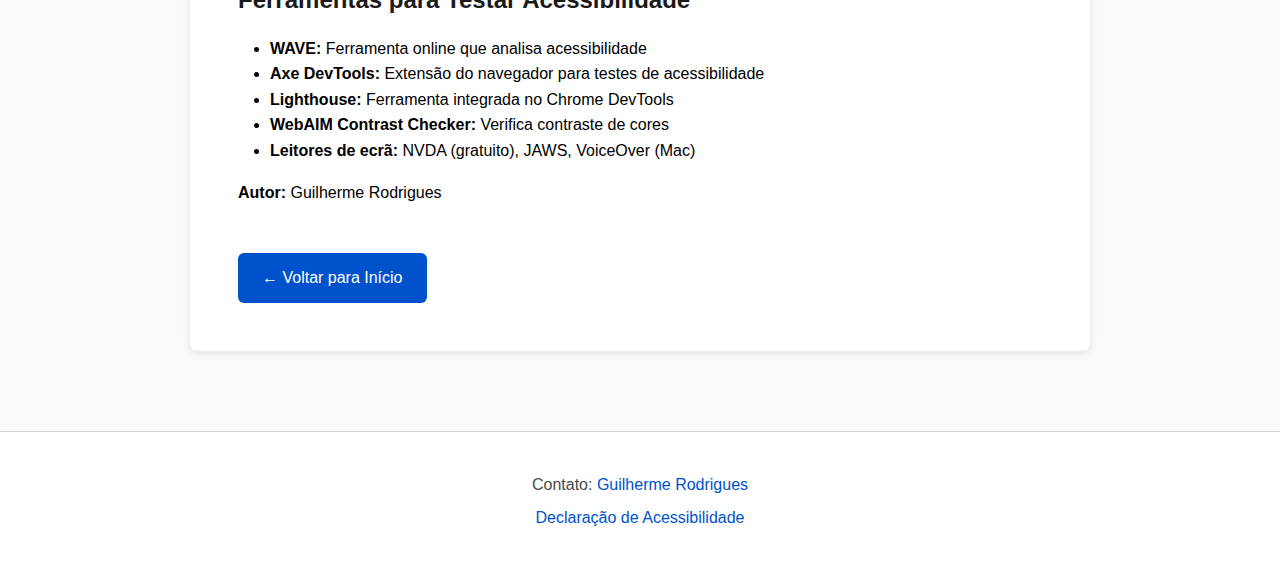
<file: public/html/ex6.html>
<!DOCTYPE html>
<html lang="pt-PT">
<head>
    <meta charset="UTF-8">
    <meta name="viewport" content="width=device-width, initial-scale=1.0">
    <meta name="description" content="Apresentação 06 - Padrões de Acessibilidade - Design de Interface">
    <title>Apresentação 06 - Design de Interface</title>
    <link rel="stylesheet" href="../css/style.css">
    <link rel="stylesheet" href="../css/translation.css">
</head>
<body>
    <a href="#main-content" class="skip-link" data-i18n="skipLink">Pular para o conteúdo principal</a>
    
   <header role="banner">
        <div class="header-container">
            <div class="logo">
                <a href="../../index.html" class="logo-link" title="Ir para a home">
                    <img src="../img/DWDM_claro.webp" alt="DWDM" class="logo-image logo-claro" />
                    <img src="../img/DWDM_escuro.webp" alt="DWDM" class="logo-image logo-escuro" />
                </a>
            </div>
            <button class="hamburger-btn" aria-label="Menu" aria-expanded="false" title="Abrir/fechar menu">
                <span></span>
                <span></span>
                <span></span>
            </button>
            <nav role="navigation" aria-label="Menu principal" class="main-nav">
                <ul>
                    <li><a href="../../index.html" title="Início" data-i18n="navHome">Início</a></li>
                    <li><a href="../../index.html#materias" title="Matérias" data-i18n="navSubjects">Matérias</a></li>
                    <li><a href="about.html" title="Sobre Nós" data-i18n="navAbout">Sobre Nós</a></li>
                </ul>
                <div class="mobile-controls">
                    <div class="header-actions" id="header-actions-mobile">
                        <button class="modo-noturno" aria-label="Alternar modo noturno" title="Alternar modo noturno">🌙 Modo Noturno</button>
                    </div>
                </div>
            </nav>
            <div class="header-actions desktop-only" id="header-actions-desktop">
                <button class="modo-noturno" aria-label="Alternar modo noturno" title="Alternar modo noturno">🌙 Modo Noturno</button>
            </div>
        </div>
    </header>

    <main id="main-content" role="main" tabindex="-1">
        <section class="conteudo">
            <div class="conteudo-header">
                <h1 data-i18n="ex6Title">Padrões de Acessibilidade</h1>
                <div class="conteudo-buttons-right">
                    <a href="../pdf/EX6.zip" download class="btn-download-pdf" aria-label="Baixar PDF da apresentação">
                        <span>⬇</span> <span data-i18n="btnDownloadPdf">Baixar PDF</span>
                    </a>
                    <button class="btn-audio" id="audioBtn" aria-label="Ler página em áudio" title="Ler página em áudio">
                        <span>🔊</span> <span data-i18n="btnAudio">Ler em Áudio</span>
                    </button>
                </div>
            </div>

            <article>
                <h2 data-i18n="ex6WCAG">WCAG 2.1 - Web Content Accessibility Guidelines</h2>
                <p data-i18n="ex6WCAGDesc">A WCAG ou Web Content Accessibility Guidelines 2.1, publicadas pelo W3C (World Wide Web Consortium), são o principal conjunto de diretrizes internacionais para acessibilidade na web. Elas orientam o desenvolvimento de conteúdos acessíveis a pessoas com deficiências visuais, auditivas, motoras, cognitivas e neurológicas.</p>

                <h2 data-i18n="ex6FourPrinciples">Os Quatro Princípios Fundamentais - POUR</h2>
                <p data-i18n="ex6FourPrinciplesDesc">As WCAG 2.1 são organizadas em quatro princípios fundamentais, conhecidos pelo acrônimo POUR:</p>

                <h3 data-i18n="ex6Perceivable">1. Perceptível</h3>
                <p data-i18n="ex6PerceivableDesc">A informação e os componentes da interface devem ser apresentados de forma que os utilizadores possam percebê-los.</p>
                <p><strong data-i18n="ex6ImplementationExamples">Exemplos de implementação:</strong></p>
                <ul>
                    <li data-i18n="ex6PerceivableEx1">Textos alternativos para imagens (alt-text)</li>
                    <li data-i18n="ex6PerceivableEx2">Legendas para vídeos</li>
                    <li data-i18n="ex6PerceivableEx3">Contraste adequado entre texto e fundo</li>
                    <li data-i18n="ex6PerceivableEx4">Conteúdo adaptável a diferentes dispositivos</li>
                    <li data-i18n="ex6PerceivableEx5">Não depender apenas de cor para transmitir informação</li>
                </ul>

                <h3 data-i18n="ex6Operable">2. Operável</h3>
                <p data-i18n="ex6OperableDesc">A interface deve ser utilizável por diferentes formas de interação, não apenas pelo rato.</p>
                <p><strong data-i18n="ex6ImplementationExamples">Exemplos de implementação:</strong></p>
                <ul>
                    <li data-i18n="ex6OperableEx1">Navegação completa por teclado</li>
                    <li data-i18n="ex6OperableEx2">Tempo suficiente para leitura e interação</li>
                    <li data-i18n="ex6OperableEx3">Evitar conteúdos que provoquem convulsões (ex.: flashes)</li>
                    <li data-i18n="ex6OperableEx4">Estrutura clara de navegação</li>
                    <li data-i18n="ex6OperableEx5">Âncoras de salto (skip links) para conteúdo principal</li>
                </ul>

                <h3 data-i18n="ex6Understandable">3. Compreensível</h3>
                <p data-i18n="ex6UnderstandableDesc">As informações e a operação da interface devem ser fáceis de entender.</p>
                <p><strong data-i18n="ex6ImplementationExamples">Exemplos de implementação:</strong></p>
                <ul>
                    <li data-i18n="ex6UnderstandableEx1">Linguagem clara e simples</li>
                    <li data-i18n="ex6UnderstandableEx2">Comportamento previsível da interface</li>
                    <li data-i18n="ex6UnderstandableEx3">Ajuda na correção de erros em formulários</li>
                    <li data-i18n="ex6UnderstandableEx4">Títulos e etiquetas descritivas</li>
                    <li data-i18n="ex6UnderstandableEx5">Consistência visual e funcional</li>
                </ul>

                <h3 data-i18n="ex6Robust">4. Robusto</h3>
                <p data-i18n="ex6RobustDesc">O conteúdo deve ser compatível com diferentes tecnologias assistivas e navegadores.</p>
                <p><strong data-i18n="ex6ImplementationExamples">Exemplos de implementação:</strong></p>
                <ul>
                    <li data-i18n="ex6RobustEx1">HTML semântico correto</li>
                    <li data-i18n="ex6RobustEx2">Atributos ARIA apropriados</li>
                    <li data-i18n="ex6RobustEx3">Validação de código</li>
                    <li data-i18n="ex6RobustEx4">Compatibilidade com leitores de ecrã</li>
                    <li data-i18n="ex6RobustEx5">Suporte a diferentes versões de navegadores</li>
                </ul>

                <h2 data-i18n="ex6ConformanceLevels">Níveis de Conformidade WCAG</h2>
                <p data-i18n="ex6ConformanceLevelsDesc">As diretrizes WCAG 2.1 são divididas em três níveis de conformidade:</p>
                <ul>
                    <li><strong data-i18n="ex6LevelA">Nível A:</strong> <span data-i18n="ex6LevelADesc">Nível mínimo indispensável. Atende aos requisitos básicos de acessibilidade.</span></li>
                    <li><strong data-i18n="ex6LevelAA">Nível AA:</strong> <span data-i18n="ex6LevelAADesc">O padrão legal exigido na maioria dos países. Oferece uma acessibilidade muito melhorada.</span></li>
                    <li><strong data-i18n="ex6LevelAAA">Nível AAA:</strong> <span data-i18n="ex6LevelAAADesc">O nível mais elevado de acessibilidade. Oferece suporte extra para utilizadores com deficiências mais complexas.</span></li>
                </ul>

                <h2 data-i18n="ex6RelatedLegislation">Legislação Relacionada</h2>
                
                <h3 data-i18n="ex6Portugal">Portugal</h3>
                <p data-i18n="ex6PortugalDesc">O <strong>Decreto-Lei n.º 83/2018</strong> obriga os sites e aplicações móveis de organismos públicos a cumprir o nível AA das WCAG 2.1. Esta legislação garante que os serviços digitais públicos sejam acessíveis a todos os cidadãos.</p>

                <h3 data-i18n="ex6EuropeanUnion">União Europeia</h3>
                <p data-i18n="ex6EuropeanUnionDesc">A <strong>Diretiva de Acessibilidade da Web (2016/2102)</strong> e o <strong>Ato Europeu da Acessibilidade</strong>, que a partir de 2025 alarga estas exigências a produtos e serviços do setor privado. Isto significa que a acessibilidade deixou de ser opcional para se tornar uma obrigação legal em diversos setores.</p>

                <h2 data-i18n="ex6StandardsCompliance">O Cumprimento das Normas</h2>
                <p data-i18n="ex6StandardsComplianceDesc">O cumprimento destas normas deixou de ser opcional para tornar-se uma obrigação legal em diversos setores, tanto público como privado. Esta mudança reflete a importância crescente da inclusão digital e da responsabilidade social das organizações.</p>

                <h2 data-i18n="ex6InclusiveDesign">Design Inclusivo e sua Importância</h2>
                <p data-i18n="ex6InclusiveDesignDesc">O design inclusivo vai além do cumprimento de normas técnicas. Trata-se de uma filosofia de design que considera desde o início o desenvolvimento de qualquer produto ou serviço a inclusão de todas as pessoas, independentemente de suas habilidades ou limitações.</p>

                <h3 data-i18n="ex6SocialExclusionReduction">Redução da Exclusão Social</h3>
                <p data-i18n="ex6SocialExclusionReductionDesc">Projetar para utilizadores com deficiências permanentes beneficia também utilizadores com limitações temporárias (ex.: braço partido) ou situacionais (ex.: utilizador num ambiente barulhento que não consegue ouvir áudio). O design inclusivo expande o mercado potencial e melhora a experiência geral para todos.</p>

                <h3 data-i18n="ex6SEOImprovement">Melhoria no SEO</h3>
                <p data-i18n="ex6SEOImprovementDesc">Práticas de acessibilidade, como texto alternativo (alt-text) em imagens e hierarquia correta de títulos, ajudam os motores de busca a indexar melhor o conteúdo. Websites acessíveis tendem a ter melhor ranking nos motores de busca.</p>

                <h3 data-i18n="ex6BusinessValue">Valor de Negócio</h3>
                <p data-i18n="ex6BusinessValueDesc">Interfaces acessíveis aumentam o mercado potencial (mais utilizadores podem aceder ao produto) e evitam litígios legais relacionados com discriminação digital. Além disso, a reputação e a responsabilidade social da marca melhoram significativamente.</p>

                <h2 data-i18n="ex6AccessibilityChecklist">Checklist de Acessibilidade Básica</h2>
                <ul>
                    <li data-i18n="ex6ChecklistItem1">✓ Textos alternativos descritivos em todas as imagens</li>
                    <li data-i18n="ex6ChecklistItem2">✓ Contraste de cores adequado (mínimo 4.5:1 para texto normal)</li>
                    <li data-i18n="ex6ChecklistItem3">✓ Navegação completamente funcional com teclado</li>
                    <li data-i18n="ex6ChecklistItem4">✓ Hierarquia de títulos correta (H1, H2, H3, etc.)</li>
                    <li data-i18n="ex6ChecklistItem5">✓ Etiquetas e aria-labels em formulários</li>
                    <li data-i18n="ex6ChecklistItem6">✓ Links com texto descritivo (evitar "clique aqui")</li>
                    <li data-i18n="ex6ChecklistItem7">✓ Legendas ou transcrições para conteúdo de áudio/vídeo</li>
                    <li data-i18n="ex6ChecklistItem8">✓ Tamanho mínimo de fonte de 14-16px</li>
                    <li data-i18n="ex6ChecklistItem9">✓ Espaçamento suficiente entre elementos interativos</li>
                    <li data-i18n="ex6ChecklistItem10">✓ Código HTML semântico e validado</li>
                </ul>

                <h2 data-i18n="ex6TestingTools">Ferramentas para Testar Acessibilidade</h2>
                <ul>
                    <li><strong data-i18n="ex6ToolWAVE">WAVE:</strong> <span data-i18n="ex6ToolWAVEDesc">Ferramenta online que analisa acessibilidade</span></li>
                    <li><strong data-i18n="ex6ToolAxe">Axe DevTools:</strong> <span data-i18n="ex6ToolAxeDesc">Extensão do navegador para testes de acessibilidade</span></li>
                    <li><strong data-i18n="ex6ToolLighthouse">Lighthouse:</strong> <span data-i18n="ex6ToolLighthouseDesc">Ferramenta integrada no Chrome DevTools</span></li>
                    <li><strong data-i18n="ex6ToolWebAIM">WebAIM Contrast Checker:</strong> <span data-i18n="ex6ToolWebAIMDesc">Verifica contraste de cores</span></li>
                    <li><strong data-i18n="ex6ToolScreenReaders">Leitores de ecrã:</strong> <span data-i18n="ex6ToolScreenReadersDesc">NVDA (gratuito), JAWS, VoiceOver (Mac)</span></li>
                </ul>


                <p><strong data-i18n="ex6Author">Autor:</strong> <span data-i18n="ex6AuthorName">Guilherme Rodrigues</span></p>
                <a href="../../index.html" class="btn-voltar" data-i18n="btnBackHome">← Voltar para Início</a>
            </article>
        </section>
    </main>

    <footer role="contentinfo">
        <p><span data-i18n="footerContact">Contato</span>: <a href="mailto:a22405041@mso365.ipluso.pt">Guilherme Rodrigues</a></p>
        <p><a href="acessibilidade.html" data-i18n="footerAccessibility">Declaração de Acessibilidade</a></p>
    </footer>

    <script src="../js/accessibility.js"></script>
    <script src="../js/translator.js"></script>
    <script src="../js/auto-translator.js"></script>
</body>
</html>
</file>
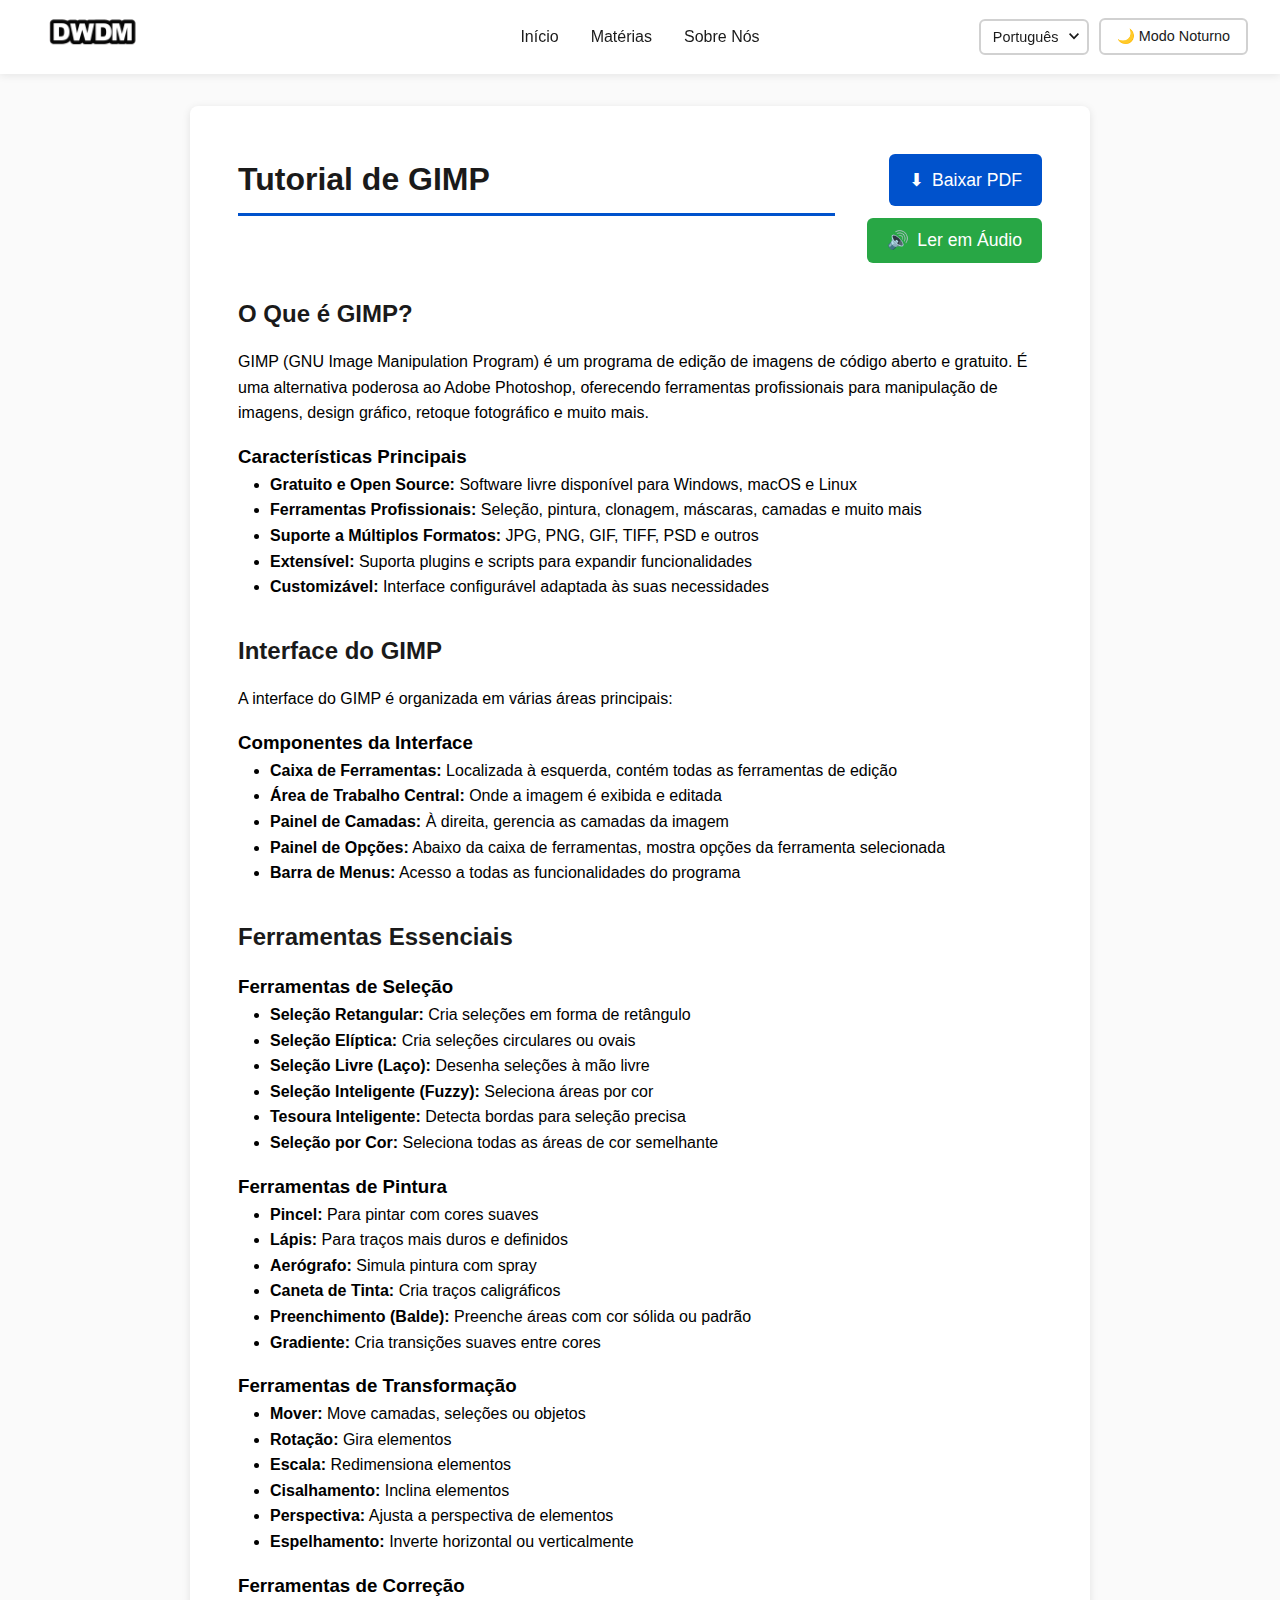
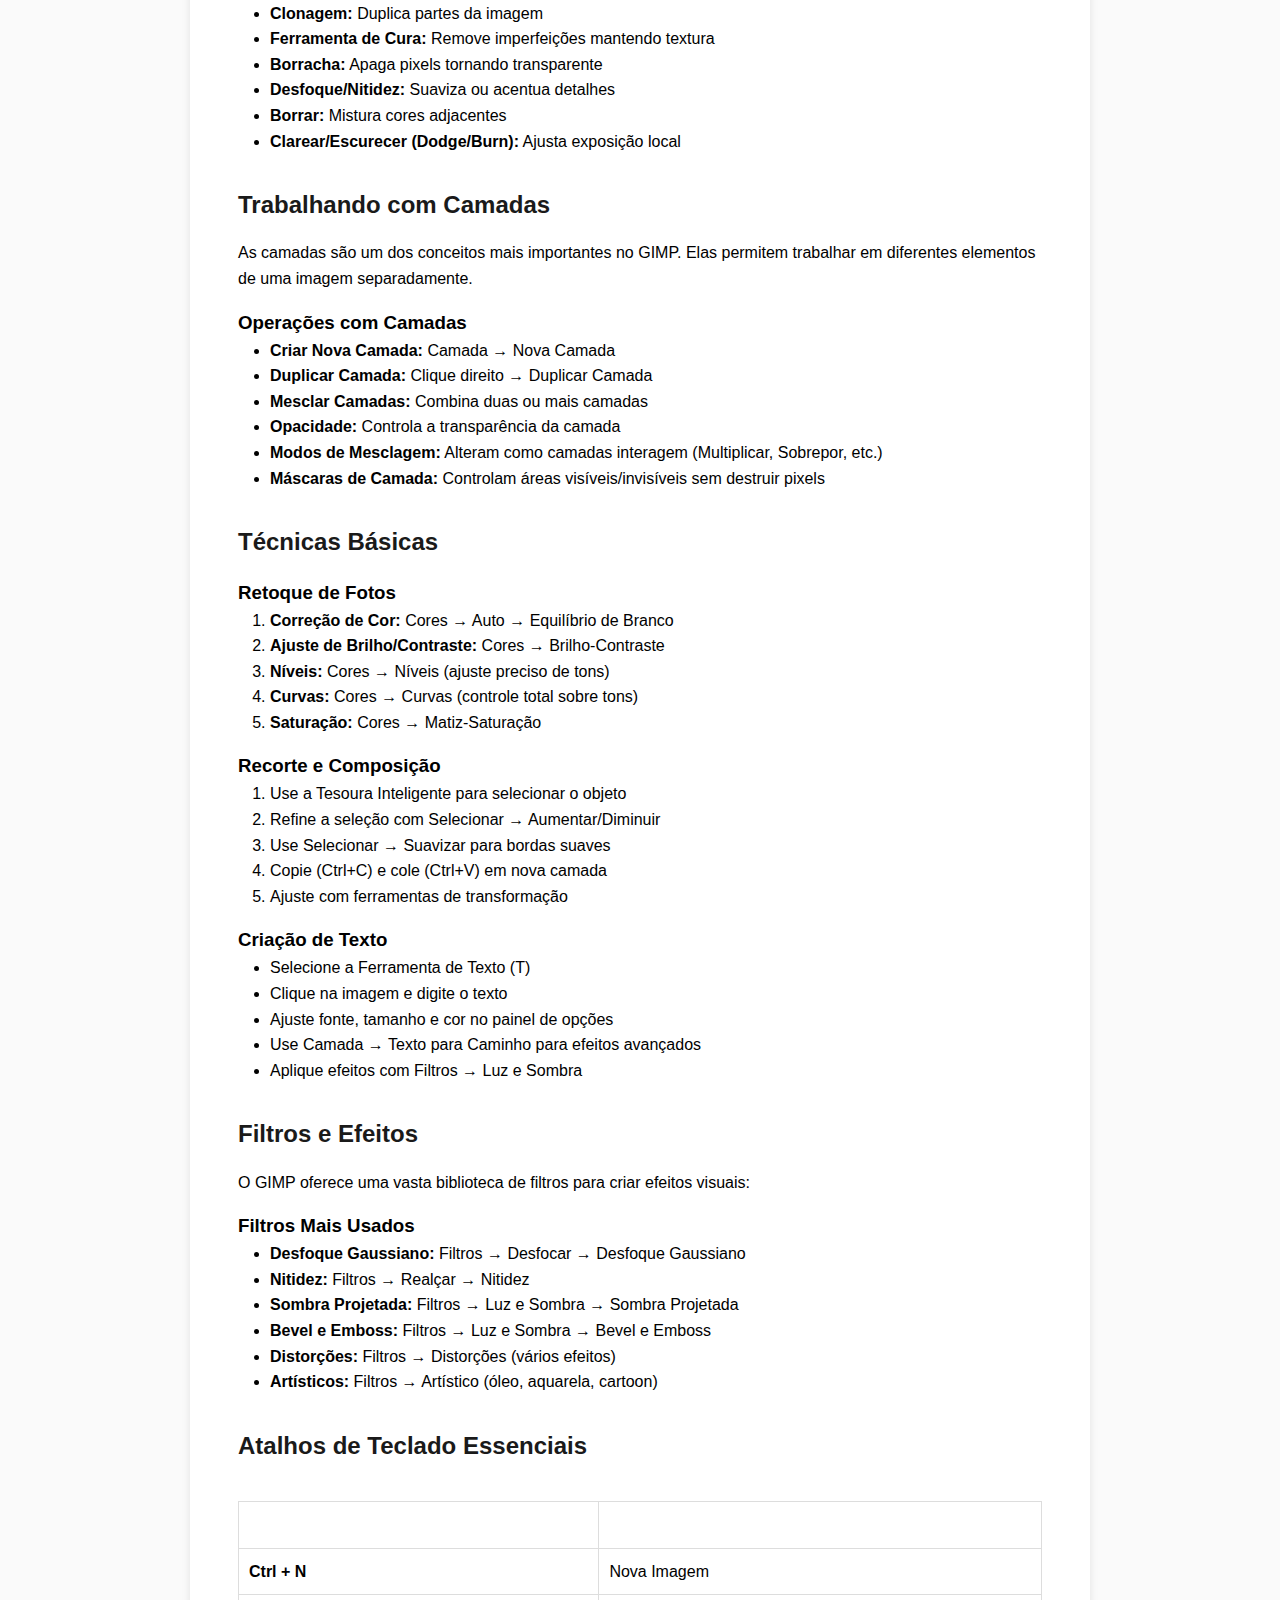
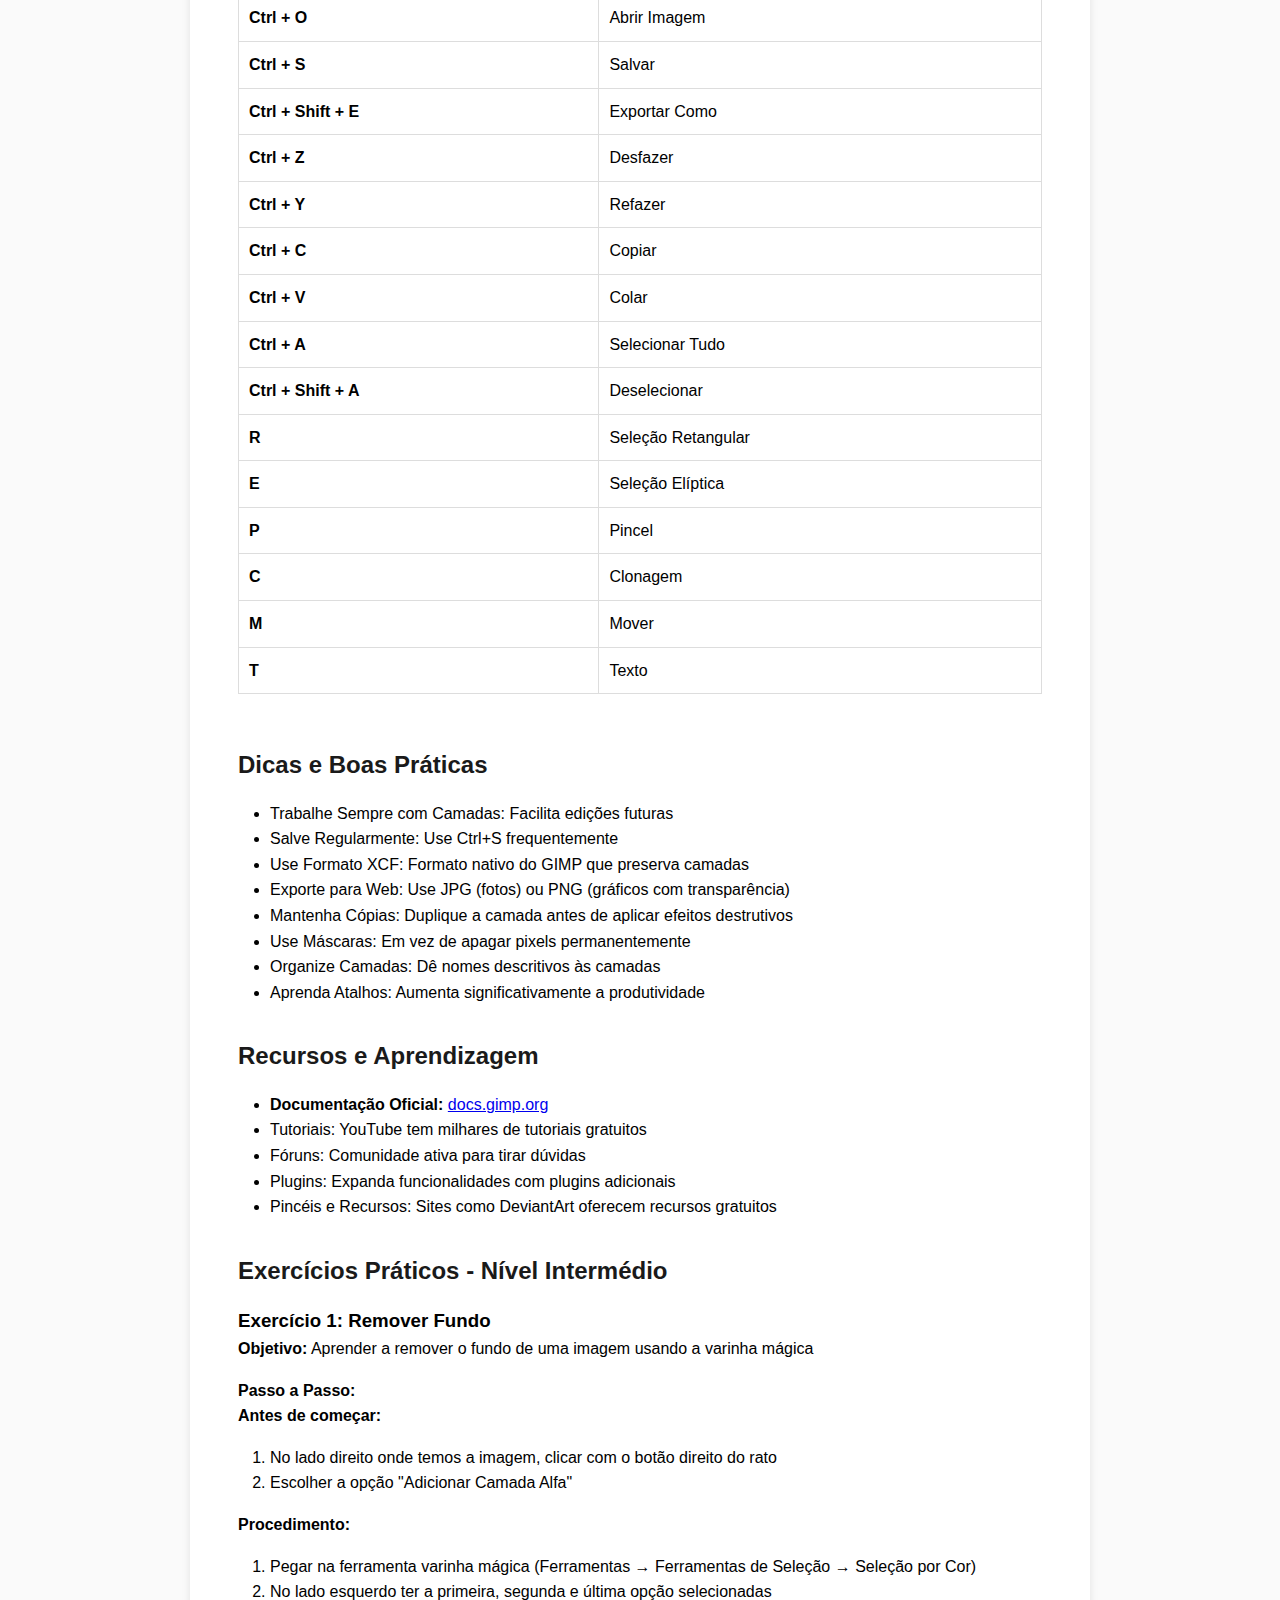
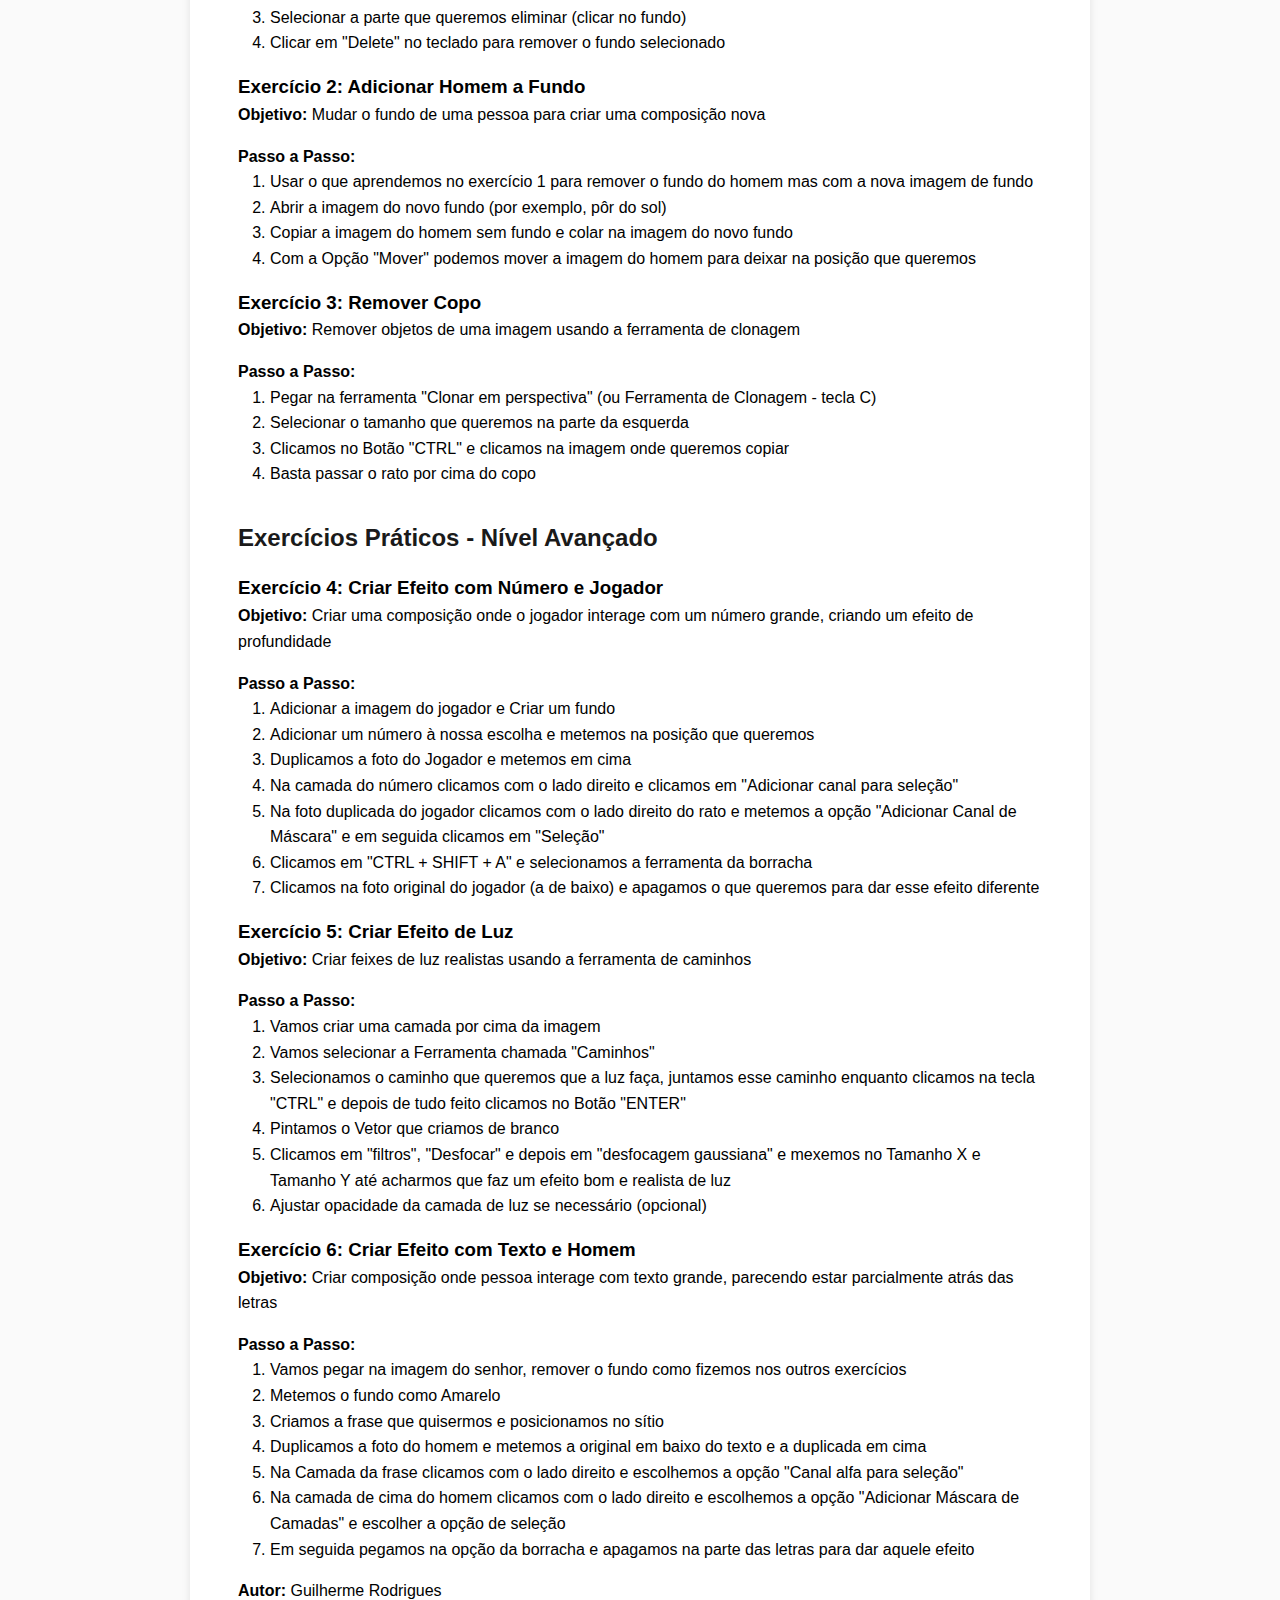
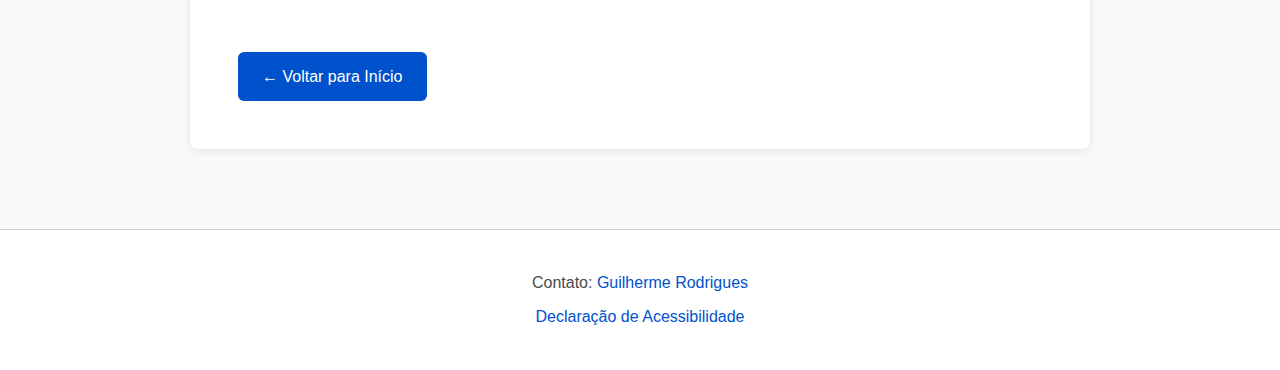
<file: public/html/gimp.html>
<!DOCTYPE html>
<html lang="pt-PT">
<head>
    <meta charset="UTF-8">
    <meta name="viewport" content="width=device-width, initial-scale=1.0">
    <meta name="description" content="Tutorial de GIMP - Design de Interface">
    <title>Tutorial de GIMP - Design de Interface</title>
    <link rel="stylesheet" href="../css/style.css">
    <link rel="stylesheet" href="../css/translation.css">
</head>
<body>
    <a href="#main-content" class="skip-link" data-i18n="skipLink">Pular para o conteúdo principal</a>
    
   <header role="banner">
        <div class="header-container">
            <div class="logo">
                <a href="../../index.html" class="logo-link" title="Ir para a home">
                    <img src="../img/DWDM_claro.webp" alt="DWDM" class="logo-image logo-claro" />
                    <img src="../img/DWDM_escuro.webp" alt="DWDM" class="logo-image logo-escuro" />
                </a>
            </div>
            <button class="hamburger-btn" aria-label="Menu" aria-expanded="false" title="Abrir/fechar menu">
                <span></span>
                <span></span>
                <span></span>
            </button>
            <nav role="navigation" aria-label="Menu principal" class="main-nav">
                <ul>
                    <li><a href="../../index.html" title="Início" data-i18n="navHome">Início</a></li>
                    <li><a href="../../index.html#materias" title="Matérias" data-i18n="navSubjects">Matérias</a></li>
                    <li><a href="about.html" title="Sobre Nós" data-i18n="navAbout">Sobre Nós</a></li>
                </ul>
                <div class="mobile-controls">
                    <div class="header-actions" id="header-actions-mobile">
                        <button class="modo-noturno" aria-label="Alternar modo noturno" title="Alternar modo noturno">🌙 Modo Noturno</button>
                    </div>
                </div>
            </nav>
            <div class="header-actions desktop-only" id="header-actions-desktop">
                <button class="modo-noturno" aria-label="Alternar modo noturno" title="Alternar modo noturno">🌙 Modo Noturno</button>
            </div>
        </div>
    </header>

    <main id="main-content" role="main" tabindex="-1">
        <section class="conteudo">
            <div class="conteudo-header">
                <h1 data-i18n="gimpTitle">GIMP - Edição de Imagens</h1>
                <div class="conteudo-buttons-right">
                    <a href="../pdf/GIMP.zip" download class="btn-download-pdf" aria-label="Baixar PDF da apresentação">
                        <span>⬇</span> <span data-i18n="btnDownloadPdf">Baixar PDF</span>
                    </a>
                    <button class="btn-audio" id="audioBtn" aria-label="Ler página em áudio" title="Ler página em áudio">
                        <span>🔊</span> <span data-i18n="btnAudio">Ler em Áudio</span>
                    </button>
                </div>
            </div>

            <article>
                <h2 data-i18n="gimpWhatIs">O Que é GIMP?</h2>
                <p data-i18n="gimpWhatIsDesc"><strong>GIMP</strong> (GNU Image Manipulation Program) é um programa de edição de imagens de código aberto e gratuito. É uma alternativa poderosa ao Adobe Photoshop, oferecendo ferramentas profissionais para manipulação de imagens, design gráfico, retoque fotográfico e muito mais.</p>

                <h3 data-i18n="gimpMainFeatures">Características Principais</h3>
                <ul>
                    <li><strong data-i18n="gimpFreeOpenSource">Gratuito e Open Source:</strong> <span data-i18n="gimpFreeOpenSourceDesc">Software livre disponível para Windows, macOS e Linux</span></li>
                    <li><strong data-i18n="gimpProfessionalTools">Ferramentas Profissionais:</strong> <span data-i18n="gimpProfessionalToolsDesc">Seleção, pintura, clonagem, máscaras, camadas e muito mais</span></li>
                    <li><strong data-i18n="gimpMultiFormat">Suporte a Múltiplos Formatos:</strong> <span data-i18n="gimpMultiFormatDesc">JPG, PNG, GIF, TIFF, PSD e outros</span></li>
                    <li><strong data-i18n="gimpExtensible">Extensível:</strong> <span data-i18n="gimpExtensibleDesc">Suporta plugins e scripts para expandir funcionalidades</span></li>
                    <li><strong data-i18n="gimpCustomizable">Customizável:</strong> <span data-i18n="gimpCustomizableDesc">Interface configurável adaptada às suas necessidades</span></li>
                </ul>

                <h2 data-i18n="gimpInterface">Interface do GIMP</h2>
                <p data-i18n="gimpInterfaceDesc">A interface do GIMP é organizada em várias áreas principais:</p>

                <h3 data-i18n="gimpInterfaceComponents">Componentes da Interface</h3>
                <ul>
                    <li><strong data-i18n="gimpToolbox">Caixa de Ferramentas:</strong> <span data-i18n="gimpToolboxDesc">Localizada à esquerda, contém todas as ferramentas de edição</span></li>
                    <li><strong data-i18n="gimpWorkingArea">Área de Trabalho Central:</strong> <span data-i18n="gimpWorkingAreaDesc">Onde a imagem é exibida e editada</span></li>
                    <li><strong data-i18n="gimpLayerPanel">Painel de Camadas:</strong> <span data-i18n="gimpLayerPanelDesc">À direita, gerencia as camadas da imagem</span></li>
                    <li><strong data-i18n="gimpOptionsPanel">Painel de Opções:</strong> <span data-i18n="gimpOptionsPanelDesc">Abaixo da caixa de ferramentas, mostra opções da ferramenta selecionada</span></li>
                    <li><strong data-i18n="gimpMenuBar">Barra de Menus:</strong> <span data-i18n="gimpMenuBarDesc">Acesso a todas as funcionalidades do programa</span></li>
                </ul>

                <h2 data-i18n="gimpTools">Ferramentas Essenciais</h2>

                <h3 data-i18n="gimpSelectionTools">Ferramentas de Seleção</h3>
                <ul>
                    <li><strong data-i18n="gimpRectSelect">Seleção Retangular:</strong> <span data-i18n="gimpRectSelectDesc">Cria seleções em forma de retângulo</span></li>
                    <li><strong data-i18n="gimpEllipseSelect">Seleção Elíptica:</strong> <span data-i18n="gimpEllipseSelectDesc">Cria seleções circulares ou ovais</span></li>
                    <li><strong data-i18n="gimpFreeSelect">Seleção Livre (Laço):</strong> <span data-i18n="gimpFreeSelectDesc">Desenha seleções à mão livre</span></li>
                    <li><strong data-i18n="gimpFuzzySelect">Seleção Inteligente (Fuzzy):</strong> <span data-i18n="gimpFuzzySelectDesc">Seleciona áreas por cor</span></li>
                    <li><strong data-i18n="gimpScissors">Tesoura Inteligente:</strong> <span data-i18n="gimpScissorsDesc">Detecta bordas para seleção precisa</span></li>
                    <li><strong data-i18n="gimpSelectByColor">Seleção por Cor:</strong> <span data-i18n="gimpSelectByColorDesc">Seleciona todas as áreas de cor semelhante</span></li>
                </ul>

                <h3 data-i18n="gimpPaintingTools">Ferramentas de Pintura</h3>
                <ul>
                    <li><strong data-i18n="gimpBrush">Pincel:</strong> <span data-i18n="gimpBrushDesc">Para pintar com cores suaves</span></li>
                    <li><strong data-i18n="gimpPencil">Lápis:</strong> <span data-i18n="gimpPencilDesc">Para traços mais duros e definidos</span></li>
                    <li><strong data-i18n="gimpAirbrush">Aerógrafo:</strong> <span data-i18n="gimpAirbrushDesc">Simula pintura com spray</span></li>
                    <li><strong data-i18n="gimpInkPen">Caneta de Tinta:</strong> <span data-i18n="gimpInkPenDesc">Cria traços caligráficos</span></li>
                    <li><strong data-i18n="gimpBucketFill">Preenchimento (Balde):</strong> <span data-i18n="gimpBucketFillDesc">Preenche áreas com cor sólida ou padrão</span></li>
                    <li><strong data-i18n="gimpGradient">Gradiente:</strong> <span data-i18n="gimpGradientDesc">Cria transições suaves entre cores</span></li>
                </ul>

                <h3 data-i18n="gimpTransformTools">Ferramentas de Transformação</h3>
                <ul>
                    <li><strong data-i18n="gimpMove">Mover:</strong> <span data-i18n="gimpMoveDesc">Move camadas, seleções ou objetos</span></li>
                    <li><strong data-i18n="gimpRotate">Rotação:</strong> <span data-i18n="gimpRotateDesc">Gira elementos</span></li>
                    <li><strong data-i18n="gimpScale">Escala:</strong> <span data-i18n="gimpScaleDesc">Redimensiona elementos</span></li>
                    <li><strong data-i18n="gimpShear">Cisalhamento:</strong> <span data-i18n="gimpShearDesc">Inclina elementos</span></li>
                    <li><strong data-i18n="gimpPerspective">Perspectiva:</strong> <span data-i18n="gimpPerspectiveDesc">Ajusta a perspectiva de elementos</span></li>
                    <li><strong data-i18n="gimpFlip">Espelhamento:</strong> <span data-i18n="gimpFlipDesc">Inverte horizontal ou verticalmente</span></li>
                </ul>

                <h3 data-i18n="gimpCorrectionTools">Ferramentas de Correção</h3>
                <ul>
                    <li><strong data-i18n="gimpClone">Clonagem:</strong> <span data-i18n="gimpCloneDesc">Duplica partes da imagem</span></li>
                    <li><strong data-i18n="gimpHeal">Ferramenta de Cura:</strong> <span data-i18n="gimpHealDesc">Remove imperfeições mantendo textura</span></li>
                    <li><strong data-i18n="gimpEraser">Borracha:</strong> <span data-i18n="gimpEraserDesc">Apaga pixels tornando transparente</span></li>
                    <li><strong data-i18n="gimpBlurSharpen">Desfoque/Nitidez:</strong> <span data-i18n="gimpBlurSharpenDesc">Suaviza ou acentua detalhes</span></li>
                    <li><strong data-i18n="gimpSmudge">Borrar:</strong> <span data-i18n="gimpSmudgeDesc">Mistura cores adjacentes</span></li>
                    <li><strong data-i18n="gimpDodgeBurn">Clarear/Escurecer (Dodge/Burn):</strong> <span data-i18n="gimpDodgeBurnDesc">Ajusta exposição local</span></li>
                </ul>

                <h2 data-i18n="gimpLayers">Trabalhando com Camadas</h2>
                <p data-i18n="gimpLayersDesc">As camadas são um dos conceitos mais importantes no GIMP. Elas permitem trabalhar em diferentes elementos de uma imagem separadamente.</p>

                <h3 data-i18n="gimpLayerOperations">Operações com Camadas</h3>
                <ul>
                    <li><strong data-i18n="gimpNewLayer">Criar Nova Camada:</strong> <span data-i18n="gimpNewLayerDesc">Camada → Nova Camada</span></li>
                    <li><strong data-i18n="gimpDuplicateLayer">Duplicar Camada:</strong> <span data-i18n="gimpDuplicateLayerDesc">Clique direito → Duplicar Camada</span></li>
                    <li><strong data-i18n="gimpMergeLayers">Mesclar Camadas:</strong> <span data-i18n="gimpMergeLayersDesc">Combina duas ou mais camadas</span></li>
                    <li><strong data-i18n="gimpOpacity">Opacidade:</strong> <span data-i18n="gimpOpacityDesc">Controla a transparência da camada</span></li>
                    <li><strong data-i18n="gimpBlendModes">Modos de Mesclagem:</strong> <span data-i18n="gimpBlendModesDesc">Alteram como camadas interagem (Multiplicar, Sobrepor, etc.)</span></li>
                    <li><strong data-i18n="gimpLayerMasks">Máscaras de Camada:</strong> <span data-i18n="gimpLayerMasksDesc">Controlam áreas visíveis/invisíveis sem destruir pixels</span></li>
                </ul>

                <h2 data-i18n="gimpBasics">Técnicas Básicas</h2>

                <h3 data-i18n="gimpPhotoRetouching">Retoque de Fotos</h3>
                <ol>
                    <li><strong data-i18n="gimpColorCorrection">Correção de Cor:</strong> <span data-i18n="gimpColorCorrectionDesc">Cores → Auto → Equilíbrio de Branco</span></li>
                    <li><strong data-i18n="gimpBrightnessContrast">Ajuste de Brilho/Contraste:</strong> <span data-i18n="gimpBrightnessContrastDesc">Cores → Brilho-Contraste</span></li>
                    <li><strong data-i18n="gimpLevels">Níveis:</strong> <span data-i18n="gimpLevelsDesc">Cores → Níveis (ajuste preciso de tons)</span></li>
                    <li><strong data-i18n="gimpCurves">Curvas:</strong> <span data-i18n="gimpCurvesDesc">Cores → Curvas (controle total sobre tons)</span></li>
                    <li><strong data-i18n="gimpSaturation">Saturação:</strong> <span data-i18n="gimpSaturationDesc">Cores → Matiz-Saturação</span></li>
                </ol>

                <h3 data-i18n="gimpCroppingComposition">Recorte e Composição</h3>
                <ol>
                    <li data-i18n="gimpCroppingStep1">Use a <strong>Tesoura Inteligente</strong> para selecionar o objeto</li>
                    <li data-i18n="gimpCroppingStep2">Refine a seleção com <strong>Selecionar → Aumentar/Diminuir</strong></li>
                    <li data-i18n="gimpCroppingStep3">Use <strong>Selecionar → Suavizar</strong> para bordas suaves</li>
                    <li data-i18n="gimpCroppingStep4">Copie (Ctrl+C) e cole (Ctrl+V) em nova camada</li>
                    <li data-i18n="gimpCroppingStep5">Ajuste com ferramentas de transformação</li>
                </ol>

                <h3 data-i18n="gimpTextCreation">Criação de Texto</h3>
                <ul>
                    <li data-i18n="gimpTextStep1">Selecione a <strong>Ferramenta de Texto (T)</strong></li>
                    <li data-i18n="gimpTextStep2">Clique na imagem e digite o texto</li>
                    <li data-i18n="gimpTextStep3">Ajuste fonte, tamanho e cor no painel de opções</li>
                    <li data-i18n="gimpTextStep4">Use <strong>Camada → Texto para Caminho</strong> para efeitos avançados</li>
                    <li data-i18n="gimpTextStep5">Aplique efeitos com <strong>Filtros → Luz e Sombra</strong></li>
                </ul>

                <h2 data-i18n="gimpFilters">Filtros e Efeitos</h2>
                <p data-i18n="gimpFiltersDesc">O GIMP oferece uma vasta biblioteca de filtros para criar efeitos visuais:</p>

                <h3 data-i18n="gimpMostUsedFilters">Filtros Mais Usados</h3>
                <ul>
                    <li><strong data-i18n="gimpGaussianBlur">Desfoque Gaussiano:</strong> <span data-i18n="gimpGaussianBlurDesc">Filtros → Desfocar → Desfoque Gaussiano</span></li>
                    <li><strong data-i18n="gimpSharpen">Nitidez:</strong> <span data-i18n="gimpSharpenDesc">Filtros → Realçar → Nitidez</span></li>
                    <li><strong data-i18n="gimpDropShadow">Sombra Projetada:</strong> <span data-i18n="gimpDropShadowDesc">Filtros → Luz e Sombra → Sombra Projetada</span></li>
                    <li><strong data-i18n="gimpBevelEmboss">Bevel e Emboss:</strong> <span data-i18n="gimpBevelEmbossDesc">Filtros → Luz e Sombra → Bevel e Emboss</span></li>
                    <li><strong data-i18n="gimpDistortions">Distorções:</strong> <span data-i18n="gimpDistortionsDesc">Filtros → Distorções (vários efeitos)</span></li>
                    <li><strong data-i18n="gimpArtistic">Artísticos:</strong> <span data-i18n="gimpArtisticDesc">Filtros → Artístico (óleo, aquarela, cartoon)</span></li>
                </ul>

                <h2 data-i18n="gimpShortcuts">Atalhos de Teclado Essenciais</h2>
                <div style="overflow-x: auto;">
                    <table style="width: 100%; border-collapse: collapse; margin: 20px 0;">
                        <thead>
                            <tr style="background-color: var(--cor-primaria); color: white;">
                                <th style="padding: 10px; border: 1px solid #ddd;" data-i18n="gimpShortcutHeader">Atalho</th>
                                <th style="padding: 10px; border: 1px solid #ddd;" data-i18n="gimpFunctionHeader">Função</th>
                            </tr>
                        </thead>
                        <tbody>
                            <tr>
                                <td style="padding: 10px; border: 1px solid #ddd;"><strong>Ctrl + N</strong></td>
                                <td style="padding: 10px; border: 1px solid #ddd;" data-i18n="gimpShortcut1">Nova Imagem</td>
                            </tr>
                            <tr>
                                <td style="padding: 10px; border: 1px solid #ddd;"><strong>Ctrl + O</strong></td>
                                <td style="padding: 10px; border: 1px solid #ddd;" data-i18n="gimpShortcut2">Abrir Imagem</td>
                            </tr>
                            <tr>
                                <td style="padding: 10px; border: 1px solid #ddd;"><strong>Ctrl + S</strong></td>
                                <td style="padding: 10px; border: 1px solid #ddd;" data-i18n="gimpShortcut3">Salvar</td>
                            </tr>
                            <tr>
                                <td style="padding: 10px; border: 1px solid #ddd;"><strong>Ctrl + Shift + E</strong></td>
                                <td style="padding: 10px; border: 1px solid #ddd;" data-i18n="gimpShortcut4">Exportar Como</td>
                            </tr>
                            <tr>
                                <td style="padding: 10px; border: 1px solid #ddd;"><strong>Ctrl + Z</strong></td>
                                <td style="padding: 10px; border: 1px solid #ddd;" data-i18n="gimpShortcut5">Desfazer</td>
                            </tr>
                            <tr>
                                <td style="padding: 10px; border: 1px solid #ddd;"><strong>Ctrl + Y</strong></td>
                                <td style="padding: 10px; border: 1px solid #ddd;" data-i18n="gimpShortcut6">Refazer</td>
                            </tr>
                            <tr>
                                <td style="padding: 10px; border: 1px solid #ddd;"><strong>Ctrl + C</strong></td>
                                <td style="padding: 10px; border: 1px solid #ddd;" data-i18n="gimpShortcut7">Copiar</td>
                            </tr>
                            <tr>
                                <td style="padding: 10px; border: 1px solid #ddd;"><strong>Ctrl + V</strong></td>
                                <td style="padding: 10px; border: 1px solid #ddd;" data-i18n="gimpShortcut8">Colar</td>
                            </tr>
                            <tr>
                                <td style="padding: 10px; border: 1px solid #ddd;"><strong>Ctrl + A</strong></td>
                                <td style="padding: 10px; border: 1px solid #ddd;" data-i18n="gimpShortcut9">Selecionar Tudo</td>
                            </tr>
                            <tr>
                                <td style="padding: 10px; border: 1px solid #ddd;"><strong>Ctrl + Shift + A</strong></td>
                                <td style="padding: 10px; border: 1px solid #ddd;" data-i18n="gimpShortcut10">Deselecionar</td>
                            </tr>
                            <tr>
                                <td style="padding: 10px; border: 1px solid #ddd;"><strong>R</strong></td>
                                <td style="padding: 10px; border: 1px solid #ddd;" data-i18n="gimpShortcut11">Seleção Retangular</td>
                            </tr>
                            <tr>
                                <td style="padding: 10px; border: 1px solid #ddd;"><strong>E</strong></td>
                                <td style="padding: 10px; border: 1px solid #ddd;" data-i18n="gimpShortcut12">Seleção Elíptica</td>
                            </tr>
                            <tr>
                                <td style="padding: 10px; border: 1px solid #ddd;"><strong>P</strong></td>
                                <td style="padding: 10px; border: 1px solid #ddd;" data-i18n="gimpShortcut13">Pincel</td>
                            </tr>
                            <tr>
                                <td style="padding: 10px; border: 1px solid #ddd;"><strong>C</strong></td>
                                <td style="padding: 10px; border: 1px solid #ddd;" data-i18n="gimpShortcut14">Clonagem</td>
                            </tr>
                            <tr>
                                <td style="padding: 10px; border: 1px solid #ddd;"><strong>M</strong></td>
                                <td style="padding: 10px; border: 1px solid #ddd;" data-i18n="gimpShortcut15">Mover</td>
                            </tr>
                            <tr>
                                <td style="padding: 10px; border: 1px solid #ddd;"><strong>T</strong></td>
                                <td style="padding: 10px; border: 1px solid #ddd;" data-i18n="gimpShortcut16">Texto</td>
                            </tr>
                        </tbody>
                    </table>
                </div>

                <h2 data-i18n="gimpTips">Dicas e Boas Práticas</h2>
                <ul>
                    <li data-i18n="gimpTip1"><strong>Trabalhe Sempre com Camadas:</strong> Facilita edições futuras</li>
                    <li data-i18n="gimpTip2"><strong>Salve Regularmente:</strong> Use Ctrl+S frequentemente</li>
                    <li data-i18n="gimpTip3"><strong>Use Formato XCF:</strong> Formato nativo do GIMP que preserva camadas</li>
                    <li data-i18n="gimpTip4"><strong>Exporte para Web:</strong> Use JPG (fotos) ou PNG (gráficos com transparência)</li>
                    <li data-i18n="gimpTip5"><strong>Mantenha Cópias:</strong> Duplique a camada antes de aplicar efeitos destrutivos</li>
                    <li data-i18n="gimpTip6"><strong>Use Máscaras:</strong> Em vez de apagar pixels permanentemente</li>
                    <li data-i18n="gimpTip7"><strong>Organize Camadas:</strong> Dê nomes descritivos às camadas</li>
                    <li data-i18n="gimpTip8"><strong>Aprenda Atalhos:</strong> Aumenta significativamente a produtividade</li>
                </ul>

                <h2 data-i18n="gimpResources">Recursos e Aprendizagem</h2>
                <ul>
                    <li><strong data-i18n="gimpOfficialDocs">Documentação Oficial:</strong> <a href="https://docs.gimp.org/" target="_blank" rel="noopener noreferrer" data-i18n="gimpOfficialDocsLink">docs.gimp.org</a></li>
                    <li data-i18n="gimpTutorials"><strong>Tutoriais:</strong> YouTube tem milhares de tutoriais gratuitos</li>
                    <li data-i18n="gimpForums"><strong>Fóruns:</strong> Comunidade ativa para tirar dúvidas</li>
                    <li data-i18n="gimpPlugins"><strong>Plugins:</strong> Expanda funcionalidades com plugins adicionais</li>
                    <li data-i18n="gimpResources2"><strong>Pincéis e Recursos:</strong> Sites como DeviantArt oferecem recursos gratuitos</li>
                </ul>

                <h2 data-i18n="gimpExercisesIntermediate">Exercícios Práticos - Nível Intermédio</h2>

                <h3 data-i18n="gimpEx1">Exercício 1: Remover Fundo</h3>
                <p><strong data-i18n="gimpExObjective">Objetivo:</strong> <span data-i18n="gimpEx1Obj">Aprender a remover o fundo de uma imagem usando a varinha mágica</span></p>
                
                <h4 data-i18n="gimpStepByStep">Passo a Passo:</h4>
                <p><strong data-i18n="gimpBeforeStart">Antes de começar:</strong></p>
                <ol>
                    <li data-i18n="gimpEx1BeforeStep1">No lado direito onde temos a imagem, clicar com o botão direito do rato</li>
                    <li data-i18n="gimpEx1BeforeStep2">Escolher a opção <strong>"Adicionar Camada Alfa"</strong></li>
                </ol>

                <p><strong data-i18n="gimpProcedure">Procedimento:</strong></p>
                <ol>
                    <li data-i18n="gimpEx1Step1"><strong>Pegar na ferramenta varinha mágica</strong> (Ferramentas → Ferramentas de Seleção → Seleção por Cor)</li>
                    <li data-i18n="gimpEx1Step2"><strong>No lado esquerdo ter a primeira, segunda e última opção selecionadas</strong>
                        <ul>
                            <li data-i18n="gimpEx1Step2a">Primeira opção: Substituir a seleção atual</li>
                            <li data-i18n="gimpEx1Step2b">Segunda opção: Adicionar à seleção atual</li>
                            <li data-i18n="gimpEx1Step2c">Última opção: Suavizar bordas</li>
                        </ul>
                    </li>
                    <li data-i18n="gimpEx1Step3"><strong>Selecionar a parte que queremos eliminar</strong> (clicar no fundo)</li>
                    <li data-i18n="gimpEx1Step4"><strong>Clicar em "Delete"</strong> no teclado para remover o fundo selecionado</li>
                </ol>

                <h3 data-i18n="gimpEx2">Exercício 2: Adicionar Homem a Fundo</h3>
                <p><strong data-i18n="gimpExObjective">Objetivo:</strong> <span data-i18n="gimpEx2Obj">Mudar o fundo de uma pessoa para criar uma composição nova</span></p>
                
                <h4 data-i18n="gimpStepByStep">Passo a Passo:</h4>
                <ol>
                    <li data-i18n="gimpEx2Step1"><strong>Usar o que aprendemos no exercício 1</strong> para remover o fundo do homem mas com a nova imagem de fundo
                        <ul>
                            <li data-i18n="gimpEx2Step1a">Abrir a imagem do homem</li>
                            <li data-i18n="gimpEx2Step1b">Adicionar Camada Alfa</li>
                            <li data-i18n="gimpEx2Step1c">Usar varinha mágica para selecionar e remover o fundo</li>
                        </ul>
                    </li>
                    <li data-i18n="gimpEx2Step2"><strong>Abrir a imagem do novo fundo</strong> (por exemplo, pôr do sol)</li>
                    <li data-i18n="gimpEx2Step3"><strong>Copiar a imagem do homem sem fundo</strong> e colar na imagem do novo fundo</li>
                    <li data-i18n="gimpEx2Step4"><strong>Com a Opção "Mover"</strong> podemos mover a imagem do homem para deixar na posição que queremos
                        <ul>
                            <li data-i18n="gimpEx2Step4a">Ferramenta Mover (tecla M)</li>
                            <li data-i18n="gimpEx2Step4b">Ajustar posição e tamanho se necessário</li>
                        </ul>
                    </li>
                </ol>

                <h3 data-i18n="gimpEx3">Exercício 3: Remover Copo</h3>
                <p><strong data-i18n="gimpExObjective">Objetivo:</strong> <span data-i18n="gimpEx3Obj">Remover objetos de uma imagem usando a ferramenta de clonagem</span></p>
                
                <h4 data-i18n="gimpStepByStep">Passo a Passo:</h4>
                <ol>
                    <li data-i18n="gimpEx3Step1"><strong>Pegar na ferramenta "Clonar em perspectiva"</strong> (ou Ferramenta de Clonagem - tecla C)
                        <ul>
                            <li data-i18n="gimpEx3Step1a">Ferramentas → Ferramentas de Pintura → Clonar</li>
                        </ul>
                    </li>
                    <li data-i18n="gimpEx3Step2"><strong>Selecionar o tamanho que queremos</strong> na parte da esquerda
                        <ul>
                            <li data-i18n="gimpEx3Step2a">Ajustar o tamanho do pincel nas opções da ferramenta</li>
                        </ul>
                    </li>
                    <li data-i18n="gimpEx3Step3"><strong>Clicamos no Botão "CTRL"</strong> e clicamos na imagem onde queremos copiar
                        <ul>
                            <li data-i18n="gimpEx3Step3a">Esta é a área fonte que será clonada</li>
                            <li data-i18n="gimpEx3Step3b">Escolher uma área de areia limpa perto do copo</li>
                        </ul>
                    </li>
                    <li data-i18n="gimpEx3Step4"><strong>Basta passar o rato por cima do copo</strong>
                        <ul>
                            <li data-i18n="gimpEx3Step4a">Pintar sobre o copo com pequenos toques</li>
                            <li data-i18n="gimpEx3Step4b">Mudar a fonte frequentemente (Ctrl+Clique) para variedade de textura</li>
                        </ul>
                    </li>
                </ol>

                <h2 data-i18n="gimpExercisesAdvanced">Exercícios Práticos - Nível Avançado</h2>

                <h3 data-i18n="gimpEx4">Exercício 4: Criar Efeito com Número e Jogador</h3>
                <p><strong data-i18n="gimpExObjective">Objetivo:</strong> <span data-i18n="gimpEx4Obj">Criar uma composição onde o jogador interage com um número grande, criando um efeito de profundidade</span></p>
                
                <h4 data-i18n="gimpStepByStep">Passo a Passo:</h4>
                <ol>
                    <li data-i18n="gimpEx4Step1"><strong>Adicionar a imagem do jogador e Criar um fundo</strong>
                        <ul>
                            <li data-i18n="gimpEx4Step1a">Abrir imagem do jogador de futebol</li>
                            <li data-i18n="gimpEx4Step1b">Criar ou adicionar uma imagem de fundo (textura de concreto)</li>
                        </ul>
                    </li>
                    <li data-i18n="gimpEx4Step2"><strong>Adicionar um número à nossa escolha</strong> e metemos na posição que queremos
                        <ul>
                            <li data-i18n="gimpEx4Step2a">Ferramenta de Texto (T)</li>
                            <li data-i18n="gimpEx4Step2b">Digite o número (ex: "5")</li>
                            <li data-i18n="gimpEx4Step2c">Fonte grande e bold</li>
                            <li data-i18n="gimpEx4Step2d">Posicionar no centro</li>
                        </ul>
                    </li>
                    <li data-i18n="gimpEx4Step3"><strong>Duplicamos a foto do Jogador</strong> e metemos em cima
                        <ul>
                            <li data-i18n="gimpEx4Step3a">Clique direito na camada do jogador → Duplicar Camada</li>
                            <li data-i18n="gimpEx4Step3b">Mover camada duplicada para cima de todas as outras</li>
                        </ul>
                    </li>
                    <li data-i18n="gimpEx4Step4"><strong>Na camada do número</strong> clicamos com o lado direito e clicamos em <strong>"Adicionar canal para seleção"</strong>
                        <ul>
                            <li data-i18n="gimpEx4Step4a">Isto cria uma seleção na forma do número</li>
                        </ul>
                    </li>
                    <li data-i18n="gimpEx4Step5"><strong>Na foto duplicada do jogador</strong> clicamos com o lado direito do rato e metemos a opção <strong>"Adicionar Canal de Máscara"</strong> e em seguida clicamos em <strong>"Seleção"</strong>
                        <ul>
                            <li data-i18n="gimpEx4Step5a">Isto faz com que o jogador apareça apenas dentro da forma do número</li>
                        </ul>
                    </li>
                    <li data-i18n="gimpEx4Step6"><strong>Clicamos em "CTRL + SHIFT + A"</strong> e selecionamos a ferramenta da borracha
                        <ul>
                            <li data-i18n="gimpEx4Step6a">Este atalho deseleciona tudo</li>
                            <li data-i18n="gimpEx4Step6b">Selecionar Ferramenta Borracha</li>
                        </ul>
                    </li>
                    <li data-i18n="gimpEx4Step7"><strong>Clicamos na foto original do jogador</strong> (a de baixo) e apagamos o que queremos para dar esse efeito diferente
                        <ul>
                            <li data-i18n="gimpEx4Step7a">Apagar partes do jogador que queremos que "saiam" do número</li>
                            <li data-i18n="gimpEx4Step7b">Isto cria o efeito de profundidade, onde o jogador parece estar parcialmente atrás e parcialmente à frente do número</li>
                        </ul>
                    </li>
                </ol>

                <h3 data-i18n="gimpEx5">Exercício 5: Criar Efeito de Luz</h3>
                <p><strong data-i18n="gimpExObjective">Objetivo:</strong> <span data-i18n="gimpEx5Obj">Criar feixes de luz realistas usando a ferramenta de caminhos</span></p>
                
                <h4 data-i18n="gimpStepByStep">Passo a Passo:</h4>
                <ol>
                    <li data-i18n="gimpEx5Step1"><strong>Vamos criar uma camada por cima da imagem</strong>
                        <ul>
                            <li data-i18n="gimpEx5Step1a">Camada → Nova Camada</li>
                            <li data-i18n="gimpEx5Step1b">Escolher transparente</li>
                        </ul>
                    </li>
                    <li data-i18n="gimpEx5Step2"><strong>Vamos selecionar a Ferramenta chamada "Caminhos"</strong>
                        <ul>
                            <li data-i18n="gimpEx5Step2a">Ferramentas → Ferramentas de Caminhos → Caminhos (tecla B)</li>
                        </ul>
                    </li>
                    <li data-i18n="gimpEx5Step3"><strong>Selecionamos o caminho que queremos que a luz faça</strong>, juntamos esse caminho enquanto clicamos na tecla "CTRL" e depois de tudo feito clicamos no Botão "ENTER"
                        <ul>
                            <li data-i18n="gimpEx5Step3a">Clicar para criar pontos ao longo do caminho da luz</li>
                            <li data-i18n="gimpEx5Step3b">Manter CTRL pressionado para conectar o caminho</li>
                            <li data-i18n="gimpEx5Step3c">Pressionar ENTER para converter o caminho em seleção</li>
                        </ul>
                    </li>
                    <li data-i18n="gimpEx5Step4"><strong>Pintamos o Vetor que criamos de branco</strong>
                        <ul>
                            <li data-i18n="gimpEx5Step4a">Selecionar cor branca</li>
                            <li data-i18n="gimpEx5Step4b">Usar Balde de Preenchimento ou Pincel para preencher a seleção</li>
                        </ul>
                    </li>
                    <li data-i18n="gimpEx5Step5"><strong>Clicamos em "filtros", "Desfocar" e depois em "desfocagem gaussiana"</strong> e mexemos no Tamanho X e Tamanho Y até acharmos que faz um efeito bom e realista de luz
                        <ul>
                            <li data-i18n="gimpEx5Step5a">Filtros → Desfocar → Desfocagem Gaussiana</li>
                            <li data-i18n="gimpEx5Step5b">Ajustar valores (ex: 20-50 pixels) para criar efeito suave de luz</li>
                            <li data-i18n="gimpEx5Step5c">Experimentar até obter resultado desejado</li>
                        </ul>
                    </li>
                    <li data-i18n="gimpEx5Step6"><strong>Ajustar opacidade</strong> da camada de luz se necessário (opcional)</li>
                </ol>

                <h3 data-i18n="gimpEx6">Exercício 6: Criar Efeito com Texto e Homem</h3>
                <p><strong data-i18n="gimpExObjective">Objetivo:</strong> <span data-i18n="gimpEx6Obj">Criar composição onde pessoa interage com texto grande, parecendo estar parcialmente atrás das letras</span></p>
                
                <h4 data-i18n="gimpStepByStep">Passo a Passo:</h4>
                <ol>
                    <li data-i18n="gimpEx6Step1"><strong>Vamos pegar na imagem do senhor, remover o fundo</strong> como fizemos nos outros exercícios
                        <ul>
                            <li data-i18n="gimpEx6Step1a">Usar técnica do Exercício 1 (varinha mágica)</li>
                            <li data-i18n="gimpEx6Step1b">Adicionar Camada Alfa</li>
                            <li data-i18n="gimpEx6Step1c">Remover fundo completamente</li>
                        </ul>
                    </li>
                    <li data-i18n="gimpEx6Step2"><strong>Metemos o fundo como Amarelo</strong>
                        <ul>
                            <li data-i18n="gimpEx6Step2a">Criar nova camada de fundo</li>
                            <li data-i18n="gimpEx6Step2b">Preencher com cor amarela vibrante</li>
                        </ul>
                    </li>
                    <li data-i18n="gimpEx6Step3"><strong>Criamos a frase que quisermos</strong> e posicionamos no sítio
                        <ul>
                            <li data-i18n="gimpEx6Step3a">Ferramenta de Texto (T)</li>
                            <li data-i18n="gimpEx6Step3b">Escrever "music show" (ou outro texto)</li>
                            <li data-i18n="gimpEx6Step3c">Fonte grande e bold, cor branca</li>
                            <li data-i18n="gimpEx6Step3d">Posicionar no centro/topo</li>
                        </ul>
                    </li>
                    <li data-i18n="gimpEx6Step4"><strong>Duplicamos a foto do homem</strong> e metemos a original em baixo do texto e a duplicada em cima
                        <ul>
                            <li data-i18n="gimpEx6Step4a">Clique direito na camada do homem → Duplicar</li>
                            <li data-i18n="gimpEx6Step4b">Organizar camadas: Fundo → Homem original → Texto → Homem duplicado</li>
                        </ul>
                    </li>
                    <li data-i18n="gimpEx6Step5"><strong>Na Camada da frase</strong> clicamos com o lado direito e escolhemos a opção <strong>"Canal alfa para seleção"</strong>
                        <ul>
                            <li data-i18n="gimpEx6Step5a">Isto cria uma seleção na forma das letras</li>
                        </ul>
                    </li>
                    <li data-i18n="gimpEx6Step6"><strong>Na camada de cima do homem</strong> clicamos com o lado direito e escolhemos a opção <strong>"Adicionar Máscara de Camadas"</strong> e escolher a opção de seleção
                        <ul>
                            <li data-i18n="gimpEx6Step6a">Camada → Máscara → Adicionar Máscara de Camada</li>
                            <li data-i18n="gimpEx6Step6b">Selecionar opção "Seleção"</li>
                            <li data-i18n="gimpEx6Step6c">Isto faz o homem aparecer apenas dentro das letras</li>
                        </ul>
                    </li>
                    <li data-i18n="gimpEx6Step7"><strong>Em seguida pegamos na opção da borracha</strong> e apagamos na parte das letras para dar aquele efeito
                        <ul>
                            <li data-i18n="gimpEx6Step7a">Selecionar Ferramenta Borracha</li>
                            <li data-i18n="gimpEx6Step7b">Trabalhar na camada do homem original (a de baixo)</li>
                            <li data-i18n="gimpEx6Step7c">Apagar partes do homem que queremos que apareçam "dentro" das letras</li>
                            <li data-i18n="gimpEx6Step7d">Isto cria o efeito onde o homem está parcialmente atrás e parcialmente à frente do texto</li>
                        </ul>
                    </li>
                </ol>

                <p><strong data-i18n="gimpAuthor">Autor:</strong> <span data-i18n="gimpAuthorName">Guilherme Rodrigues</span></p>
                <a href="../../index.html" class="btn-voltar" data-i18n="btnBackHome">← Voltar para Início</a>
            </article>
        </section>
    </main>

    <footer role="contentinfo">
        <p>Contato: <a href="mailto:a22405041@mso365.ipluso.pt">Guilherme Rodrigues</a></p>
        <p><a href="acessibilidade.html" accesskey="a" title="Alt+A: Acessibilidade">Declaração de Acessibilidade</a></p>
    </footer>

    <script src="../js/accessibility.js"></script>
    <script src="../js/translator.js"></script>
    <script src="../js/auto-translator.js"></script>
</body>
</html>
</file>
<file: public/css/style.css>
/* OpenDyslexic Font Import */
@font-face {
    font-family: 'OpenDyslexic';
    src: url('https://cdn.jsdelivr.net/npm/opendyslexic@1.0.3/fonts/OpenDyslexic-Regular.woff') format('woff');
    font-weight: normal;
    font-style: normal;
    font-display: swap;
}

@font-face {
    font-family: 'OpenDyslexic';
    src: url('https://cdn.jsdelivr.net/npm/opendyslexic@1.0.3/fonts/OpenDyslexic-Bold.woff') format('woff');
    font-weight: bold;
    font-style: normal;
    font-display: swap;
}

@font-face {
    font-family: 'OpenDyslexic';
    src: url('https://cdn.jsdelivr.net/npm/opendyslexic@1.0.3/fonts/OpenDyslexic-Italic.woff') format('woff');
    font-weight: normal;
    font-style: italic;
    font-display: swap;
}

* {
    margin: 0;
    padding: 0;
    box-sizing: border-box;
}

/* Skip link para acessibilidade */
.skip-link {
    position: absolute;
    top: -40px;
    left: 0;
    background: #000;
    color: #fff;
    padding: 8px;
    text-decoration: none;
    z-index: 100;
}

.skip-link:focus {
    top: 0;
}

/* ===== MODO CLARO (Light Mode - Padrão) ===== */
body {
    font-family: 'Segoe UI', Tahoma, Geneva, Verdana, sans-serif;
    line-height: 1.6;
    color: #000000;
    background: #FAFAFA;
    min-height: 100vh;
    display: flex;
    flex-direction: column;
}

/* Header - Modo Claro */
header {
    background: #FFFFFF;
    box-shadow: 0 2px 8px rgba(0, 0, 0, 0.08);
    position: sticky;
    top: 0;
    z-index: 100;
}
.header-container {
    max-width: 1400px;
    margin: 0 auto;
    padding: 1.5rem 2rem;
    display: flex;
    justify-content: center;
    align-items: center;
    gap: 4rem;
    width: 100%;
    position: relative;
}

.logo {
    display: flex;
    align-items: center;
    gap: 0.5rem;
    font-size: 1.5rem;
    font-weight: bold;
    color: #1A1A1A;
    flex-shrink: 0;
    position: absolute;
    left: 2rem;
}

.logo-icon {
    font-size: 1.8rem;
}

.logo-text {
    color: #1A1A1A;
    letter-spacing: 0.05em;
    text-decoration: none;
}

.logo-link {
    display: flex;
    align-items: center;
    border: none;
    outline: none;
}

.logo-link:focus {
    outline: none;
    border: none;
}

.logo-image {
    height: 120px;
    width: auto;
    object-fit: contain;
    display: block;
    border: none;
}

/* Navegação principal - Modo Claro */
.main-nav ul {
    list-style: none;
    display: flex;
    gap: 2rem;
    align-items: center;
}

.main-nav a {
    color: #1A1A1A;
    text-decoration: none;
    font-weight: 500;
    transition: color 0.3s ease;
    padding: 0.5rem 0;
}

.main-nav a:hover {
    color: #0052CC;
}

.main-nav a:focus {
    outline: 2px solid #0052CC;
    outline-offset: 4px;
}

/* Container de ações do header */
.header-actions {
    display: flex;
    align-items: center;
    gap: 10px;
    position: absolute;
    right: 2rem;
}

/* Botão modo noturno - Modo Claro */
.modo-noturno {
    background: #FFFFFF;
    border: 2px solid #D1D1D1;
    color: #1A1A1A;
    padding: 0.5rem 1rem;
    border-radius: 6px;
    cursor: pointer;
    font-size: 0.9rem;
    display: flex;
    align-items: center;
    gap: 0.5rem;
    transition: all 0.3s ease;
    font-weight: 500;
}

.modo-noturno:hover {
    background: #F5F5F5;
    border-color: #0052CC;
    color: #0052CC;
}

.modo-noturno:focus {
    outline: 2px solid #0052CC;
    outline-offset: 2px;
}

main {
    max-width: 1200px;
    margin: 0 auto;
    flex: 1;
}

/* Hero Section - Modo Claro */
.hero {
    background: #F5F5F5;
    padding: 3rem 2rem;
    position: relative;
    margin: 2rem;
    border-radius: 8px;
}

.hero h1 {
    color: #1A1A1A;
    font-size: 2.2rem;
    margin-bottom: 0.5rem;
}

.hero p {
    color: #4A4A4A;
    font-size: 1rem;
    margin-bottom: 1rem;
}

.accessibility-controls {
    position: absolute;
    top: 2rem;
    right: 2rem;
    display: flex;
    gap: 0.5rem;
}

.accessibility-controls button {
    background: #FFFFFF;
    border: 2px solid #D1D1D1;
    color: #1A1A1A;
    padding: 0.5rem 0.75rem;
    border-radius: 6px;
    cursor: pointer;
    font-weight: 600;
    transition: all 0.3s ease;
}

.accessibility-controls button:hover {
    background: #F5F5F5;
    border-color: #0052CC;
    color: #0052CC;
}

.accessibility-controls button:focus {
    outline: 2px solid #0052CC;
    outline-offset: 2px;
}

/* OpenDyslexic Font */
body.dyslexic-mode,
body.dyslexic-mode * {
    font-family: 'OpenDyslexic', sans-serif !important;
}

.btn-dyslexic.active {
    background: #0052CC;
    border-color: #0052CC;
    color: #FFFFFF;
}

.btn-dyslexic.active:hover {
    background: #0042A3;
    border-color: #0042A3;
}

/* Seções de Matérias - Modo Claro */
.materias, .modulo2 {
    padding: 2rem;
}

.materias h2, .modulo2 h2 {
    color: #1A1A1A;
    margin-bottom: 2rem;
    font-size: 1.5rem;
    font-weight: 600;
}

.cards-container {
    display: grid;
    grid-template-columns: repeat(auto-fit, minmax(300px, 1fr));
    gap: 1.5rem;
}

.card {
    background: #FFFFFF;
    border: 2px solid #D1D1D1;
    border-radius: 8px;
    padding: 1.5rem;
    transition: all 0.3s ease;
}

.card:hover {
    box-shadow: 0 4px 12px rgba(0, 82, 204, 0.12);
    border-color: #0052CC;
    transform: translateY(-2px);
}

.card:focus,
.card:focus-within {
    box-shadow: 0 4px 12px rgba(0, 82, 204, 0.2);
    border-color: #0052CC;
    transform: translateY(-2px);
    outline: 2px solid #0052CC;
    outline-offset: 2px;
}

.card h3 {
    color: #1A1A1A;
    margin-bottom: 0.75rem;
    font-size: 1.125rem;
    font-weight: 600;
}

.card p {
    color: #4A4A4A;
    margin-bottom: 1.25rem;
    font-size: 0.95rem;
    line-height: 1.5;
}

.btn-download {
    display: inline-flex;
    align-items: center;
    gap: 0.5rem;
    background: #0052CC;
    color: #FFFFFF;
    padding: 0.75rem 1.25rem;
    text-decoration: none;
    border-radius: 6px;
    transition: all 0.3s ease;
    font-weight: 500;
    font-size: 0.9rem;
}

.btn-download:hover {
    background: #0042A3;
    transform: translateY(-1px);
    box-shadow: 0 4px 12px rgba(0, 82, 204, 0.3);
}

.btn-download:focus {
    outline: 2px solid #0052CC;
    outline-offset: 2px;
}

.download-icon {
    font-size: 1.1rem;
}

/* Footer - Modo Claro */
footer {
    background: #FFFFFF;
    text-align: center;
    padding: 2rem;
    margin-top: 3rem;
    color: #4A4A4A;
    border-top: 1px solid #D1D1D1;
}

footer p {
    margin: 0.5rem 0;
}

footer a {
    color: #0052CC;
    text-decoration: none;
}

footer a:hover {
    text-decoration: underline;
}

footer a:focus {
    outline: 2px solid #0052CC;
    outline-offset: 2px;
}

/* About Page - Modo Claro */
.about-section {
    background: #F5F5F5;
    padding: 2rem;
    border-radius: 8px;
    margin-bottom: 2rem;
    border-left: 4px solid #0052CC;
}

.about-section h2 {
    font-size: 1.5rem;
    margin-bottom: 1rem;
    color: #1A1A1A;
}

.about-section p {
    line-height: 1.8;
    color: #4A4A4A;
    margin-bottom: 1rem;
}

.objectives-list, .accessibility-list {
    list-style-position: inside;
    padding-left: 0;
}

.objectives-list li, .accessibility-list li {
    margin: 0.8rem 0;
    color: #4A4A4A;
    line-height: 1.6;
}

.contact-section {
    background: #F8F9FA;
    padding: 2rem;
    border-radius: 8px;
    margin-top: 2rem;
    border-top: 4px solid #0052CC;
}

.contact-section h2 {
    font-size: 1.5rem;
    margin-bottom: 1.5rem;
    color: #1A1A1A;
}

.contact-card {
    display: grid;
    grid-template-columns: repeat(auto-fit, minmax(240px, 1fr));
    gap: 2rem;
}

.contact-item {
    background: #FFFFFF;
    padding: 1.5rem;
    border-radius: 8px;
    border: 2px solid #E0E0E0;
    transition: all 0.3s ease;
}

.contact-item:hover {
    border-color: #0052CC;
    box-shadow: 0 4px 12px rgba(0, 82, 204, 0.1);
}

.contact-item h3 {
    font-size: 1rem;
    margin-bottom: 0.5rem;
    color: #0052CC;
    font-weight: 600;
}

.contact-item p {
    color: #4A4A4A;
    margin: 0;
    line-height: 1.6;
}

.contact-item a {
    color: #0052CC;
    text-decoration: none;
    transition: color 0.3s ease;
    font-weight: 500;
    word-break: break-word;
    overflow-wrap: anywhere;
}

.contact-item a:hover {
    color: #003d99;
    text-decoration: underline;
}

/* Atalhos de Teclado */
.keyboard-shortcuts {
    margin-top: 1.5rem;
    max-width: 600px;
    margin-left: auto;
    margin-right: auto;
}

.keyboard-shortcuts summary {
    cursor: pointer;
    font-weight: 600;
    padding: 0.75rem;
    background: #F5F5F5;
    border-radius: 6px;
    list-style: none;
    transition: background 0.3s ease;
}

.keyboard-shortcuts summary:hover {
    background: #E8E8E8;
}

.keyboard-shortcuts summary:focus {
    outline: 2px solid #0052CC;
    outline-offset: 2px;
}

.keyboard-shortcuts ul {
    list-style: none;
    padding: 1rem;
    background: #F5F5F5;
    border-radius: 0 0 6px 6px;
    margin-top: 0.5rem;
    text-align: left;
}

.keyboard-shortcuts li {
    padding: 0.5rem 0;
    display: flex;
    align-items: center;
    gap: 1rem;
}

kbd {
    background: #FFFFFF;
    border: 1px solid #D1D1D1;
    border-radius: 4px;
    padding: 0.25rem 0.5rem;
    font-family: 'Courier New', monospace;
    font-size: 0.85rem;
    box-shadow: 0 1px 2px rgba(0, 0, 0, 0.1);
    min-width: 70px;
    display: inline-block;
    text-align: center;
}

/* Sistema de Navegação por Alt - Badges de Atalho */
[accesskey]::after {
    content: attr(accesskey);
    position: absolute;
    background: #0052CC;
    color: #FFFFFF;
    padding: 0.25rem 0.5rem;
    border-radius: 4px;
    font-size: 0.75rem;
    font-weight: bold;
    text-transform: uppercase;
    opacity: 0;
    pointer-events: none;
    transform: translateY(-5px);
    transition: opacity 0.2s ease, transform 0.2s ease;
    z-index: 1000;
    box-shadow: 0 2px 8px rgba(0, 82, 204, 0.3);
    font-family: 'Courier New', monospace;
}

body.show-shortcuts [accesskey] {
    position: relative;
}

body.show-shortcuts [accesskey]::after {
    opacity: 1;
    transform: translateY(0);
}

/* Posicionamento específico para diferentes elementos */
body.show-shortcuts .logo-text::after {
    top: -35px;
    left: 50%;
    transform: translateX(-50%);
}

body.show-shortcuts .main-nav a::after {
    top: -35px;
    left: 50%;
    transform: translateX(-50%);
}

body.show-shortcuts .modo-noturno::after {
    top: -35px;
    right: 0;
}

body.show-shortcuts .accessibility-controls button::after {
    top: -35px;
    left: 50%;
    transform: translateX(-50%);
}

body.show-shortcuts .skip-link::after {
    top: auto;
    bottom: -35px;
    left: 0;
}

/* Overlay informativo quando Alt é pressionado */
body.show-shortcuts::before {
    content: '⌨️ Navegação por Teclado Ativa - Pressione uma tecla para navegar';
    position: fixed;
    top: 20px;
    left: 50%;
    transform: translateX(-50%);
    background: #0052CC;
    color: #FFFFFF;
    padding: 1rem 2rem;
    border-radius: 8px;
    font-weight: 600;
    z-index: 10000;
    box-shadow: 0 4px 16px rgba(0, 82, 204, 0.4);
    animation: slideDown 0.3s ease;
}

@keyframes slideDown {
    from {
        opacity: 0;
        transform: translateX(-50%) translateY(-20px);
    }
    to {
        opacity: 1;
        transform: translateX(-50%) translateY(0);
    }
}

/* ===== MODO ESCURO (Dark Mode) ===== */
body.modo-noturno-ativo {
    background: #121212;
    color: #F5F5F5;
}

body.modo-noturno-ativo header {
    background: #1E1E1E;
    box-shadow: 0 2px 8px rgba(0, 0, 0, 0.3);
}

body.modo-noturno-ativo .logo,
body.modo-noturno-ativo .main-nav a {
    color: #F2F2F2;
}

body.modo-noturno-ativo .logo-image {
    display: none !important;
}

body.modo-noturno-ativo .logo-link::after {
    content: '';
    display: inline-block;
    height: 50px;
    width: 120px;
    background-image: url('public/img/DWDM_escuro.webp');
    background-size: contain;
    background-repeat: no-repeat;
    background-position: left center;
}

body.modo-noturno-ativo .logo-escuro {
    display: block !important;
}

body .logo-escuro {
    display: none;
}

body.modo-noturno-ativo .logo-text {
    color: #FFFFFF;
}

body.modo-noturno-ativo .main-nav a:hover {
    color: #82B1FF;
}

body.modo-noturno-ativo .main-nav a:focus {
    outline-color: #82B1FF;
}

body.modo-noturno-ativo .modo-noturno {
    background: #1E1E1E;
    border-color: #404040;
    color: #F2F2F2;
}

body.modo-noturno-ativo .modo-noturno:hover {
    background: #2A2A2A;
    border-color: #82B1FF;
    color: #82B1FF;
}

body.modo-noturno-ativo .modo-noturno:focus {
    outline-color: #82B1FF;
}

/* About Page - Modo Noturno */
body.modo-noturno-ativo .about-section {
    background: #2A2A2A;
    border-left-color: #82B1FF;
    color: #E0E0E0;
}

body.modo-noturno-ativo .about-section h2 {
    color: #FFFFFF;
}

body.modo-noturno-ativo .about-section p,
body.modo-noturno-ativo .objectives-list li,
body.modo-noturno-ativo .accessibility-list li {
    color: #E0E0E0;
}

body.modo-noturno-ativo .about-page h1 {
    color: #FFFFFF;
}

body.modo-noturno-ativo .contact-section {
    background: #2A2A2A;
    border-top-color: #82B1FF;
}

body.modo-noturno-ativo .contact-section h2 {
    color: #FFFFFF;
}

body.modo-noturno-ativo .contact-item {
    background: #1E1E1E;
    border-color: #404040;
}

body.modo-noturno-ativo .contact-item:hover {
    border-color: #82B1FF;
    box-shadow: 0 4px 12px rgba(130, 177, 255, 0.2);
}

body.modo-noturno-ativo .contact-item h3 {
    color: #82B1FF;
}

body.modo-noturno-ativo .contact-item p {
    color: #E0E0E0;
}

body.modo-noturno-ativo .contact-item a {
    color: #82B1FF;
}

body.modo-noturno-ativo .contact-item a:hover {
    color: #FFFFFF;
}

body.modo-noturno-ativo .hero {
    background: #1E1E1E;
}

body.modo-noturno-ativo .hero h1 {
    color: #F2F2F2;
}

body.modo-noturno-ativo .hero p {
    color: #E4E4E4;
}

body.modo-noturno-ativo .accessibility-controls button {
    background: #1E1E1E;
    border-color: #404040;
    color: #F2F2F2;
}

body.modo-noturno-ativo .accessibility-controls button:hover {
    background: #2A2A2A;
    border-color: #82B1FF;
    color: #82B1FF;
}

body.modo-noturno-ativo .accessibility-controls button:focus {
    outline-color: #82B1FF;
}

body.modo-noturno-ativo .materias h2,
body.modo-noturno-ativo .modulo2 h2 {
    color: #F2F2F2;
}

body.modo-noturno-ativo .card {
    background: #1E1E1E;
    border-color: #404040;
}

body.modo-noturno-ativo .card:hover {
    border-color: #82B1FF;
    box-shadow: 0 4px 12px rgba(130, 177, 255, 0.2);
}

body.modo-noturno-ativo .card:focus,
body.modo-noturno-ativo .card:focus-within {
    border-color: #82B1FF;
    box-shadow: 0 4px 12px rgba(130, 177, 255, 0.3);
    outline-color: #82B1FF;
}

body.modo-noturno-ativo .card h3 {
    color: #F2F2F2;
}

body.modo-noturno-ativo .card p {
    color: #E4E4E4;
}

body.modo-noturno-ativo .btn-download {
    background: #82B1FF;
    color: #000000;
}

body.modo-noturno-ativo .btn-download:hover {
    background: #A8C7FF;
    box-shadow: 0 4px 12px rgba(130, 177, 255, 0.4);
}

body.modo-noturno-ativo .btn-download:focus {
    outline-color: #82B1FF;
}

body.modo-noturno-ativo footer {
    background: #1E1E1E;
    border-color: #404040;
    color: #E0E0E0;
}

body.modo-noturno-ativo footer a {
    color: #82B1FF;
}

body.modo-noturno-ativo .keyboard-shortcuts summary {
    background: #2A2A2A;
    color: #F2F2F2;
}

body.modo-noturno-ativo .keyboard-shortcuts summary:hover {
    background: #333333;
}

body.modo-noturno-ativo .keyboard-shortcuts summary:focus {
    outline-color: #82B1FF;
}

body.modo-noturno-ativo .keyboard-shortcuts ul {
    background: #2A2A2A;
    color: #F2F2F2;
}

body.modo-noturno-ativo kbd {
    background: #1E1E1E;
    border-color: #404040;
    color: #F2F2F2;
}

body.modo-noturno-ativo .btn-dyslexic.active {
    background: #82B1FF;
    border-color: #82B1FF;
    color: #000000;
}

body.modo-noturno-ativo .btn-dyslexic.active:hover {
    background: #A8C7FF;
    border-color: #A8C7FF;
}

/* Badges de Atalho - Modo Escuro */
body.modo-noturno-ativo.show-shortcuts [accesskey]::after {
    background: #82B1FF;
    color: #000000;
    box-shadow: 0 2px 8px rgba(130, 177, 255, 0.4);
}

body.modo-noturno-ativo.show-shortcuts::before {
    background: #82B1FF;
    color: #000000;
    box-shadow: 0 4px 16px rgba(130, 177, 255, 0.5);
}

/* ===== ALTO CONTRASTE ===== */
body.alto-contraste {
    background: #000000;
    color: #FFFFFF;
}

body.alto-contraste header {
    background: #000000;
    border-bottom: 3px solid #FFFF00;
}

body.alto-contraste .logo,
body.alto-contraste .main-nav a,
body.alto-contraste .hero h1,
body.alto-contraste .materias h2,
body.alto-contraste .modulo2 h2,
body.alto-contraste .card h3 {
    color: #FFFFFF;
}

body.alto-contraste .modo-noturno {
    background: #000000;
    border: 3px solid #FFFF00;
    color: #FFFF00;
}

body.alto-contraste .modo-noturno:hover {
    background: #FFFF00;
    color: #000000;
}

body.alto-contraste .accessibility-controls button {
    background: #000000;
    border: 3px solid #FFFF00;
    color: #FFFF00;
}

body.alto-contraste .accessibility-controls button:hover {
    background: #FFFF00;
    color: #000000;
}

body.alto-contraste .hero {
    background: #000000;
    border: 3px solid #FFFF00;
}

body.alto-contraste .card {
    background: #000000;
    border: 3px solid #FFFF00;
}

body.alto-contraste .card p {
    color: #FFFFFF;
}

body.alto-contraste .btn-download {
    background: #FFFF00;
    color: #000000;
    border: 2px solid #FFFFFF;
}

body.alto-contraste .btn-download:hover {
    background: #FFFFFF;
    color: #000000;
}

body.alto-contraste footer {
    background: #000000;
    color: #FFFFFF;
    border-top: 3px solid #FFFF00;
}

body.alto-contraste footer a {
    color: #FFFF00;
}

/* ===== FOCO GLOBAL ===== */
a:focus, button:focus, input:focus, textarea:focus, select:focus {
    outline: 2px solid #0052CC;
    outline-offset: 2px;
}

body.modo-noturno-ativo a:focus,
body.modo-noturno-ativo button:focus,
body.modo-noturno-ativo input:focus,
body.modo-noturno-ativo textarea:focus,
body.modo-noturno-ativo select:focus {
    outline-color: #82B1FF;
}

body.alto-contraste a:focus,
body.alto-contraste button:focus,
body.alto-contraste input:focus,
body.alto-contraste textarea:focus,
body.alto-contraste select:focus {
    outline: 3px solid #FFFF00;
}

/* Garantir que animações respeitem preferências de movimento reduzido */
@media (prefers-reduced-motion: reduce) {
    *, *::before, *::after {
        animation-duration: 0.01ms !important;
        animation-iteration-count: 1 !important;
        transition-duration: 0.01ms !important;
    }
}

/* Estilo para páginas de conteúdo */
.conteudo {
    background: #FFFFFF;
    max-width: 900px;
    margin: 2rem auto;
    padding: 3rem;
    border-radius: 8px;
    box-shadow: 0 2px 8px rgba(0, 0, 0, 0.1);
}

.conteudo-header {
    display: flex;
    justify-content: space-between;
    align-items: flex-start;
    gap: 2rem;
    margin-bottom: 2rem;
}

.conteudo-header h1 {
    flex: 1;
    margin: 0;
}

.conteudo-buttons-right {
    display: flex;
    flex-direction: column;
    gap: 0.75rem;
    align-items: flex-end;
}

.conteudo-header .btn-download-pdf,
.conteudo-header .btn-audio {
    width: auto;
    white-space: nowrap;
}

.conteudo h1 {
    color: #1A1A1A;
    margin-bottom: 1.5rem;
    border-bottom: 3px solid #0052CC;
    padding-bottom: 0.5rem;
}

.conteudo h2 {
    color: #1A1A1A;
    margin-top: 2rem;
    margin-bottom: 1rem;
}

.conteudo p {
    margin-bottom: 1rem;
}

.conteudo ul, .conteudo ol {
    margin-left: 2rem;
    margin-bottom: 1rem;
}

.btn-voltar {
    display: inline-block;
    background: #0052CC;
    color: #FFFFFF;
    padding: 0.75rem 1.5rem;
    text-decoration: none;
    border-radius: 6px;
    margin-top: 2rem;
    transition: all 0.3s ease;
}

.btn-voltar:hover {
    background: #0042A3;
}

.btn-download-pdf {
    display: inline-flex;
    align-items: center;
    gap: 0.5rem;
    background: #0052CC;
    color: #FFFFFF;
    padding: 0.75rem 1.25rem;
    text-decoration: none;
    border-radius: 6px;
    transition: all 0.3s ease;
    font-weight: 500;
    white-space: nowrap;
}

.btn-download-pdf:hover {
    background: #0042A3;
    transform: translateY(-1px);
    box-shadow: 0 4px 12px rgba(0, 82, 204, 0.3);
}

.btn-download-pdf:focus {
    outline: 2px solid #0052CC;
    outline-offset: 2px;
}

.btn-download-pdf span {
    font-size: 1.1rem;
}

body.modo-noturno-ativo .conteudo {
    background: #1E1E1E;
    color: #F2F2F2;
}

body.modo-noturno-ativo .conteudo h1,
body.modo-noturno-ativo .conteudo h2 {
    color: #F2F2F2;
}

body.modo-noturno-ativo .conteudo h1 {
    border-color: #82B1FF;
}

body.modo-noturno-ativo .conteudo p {
    color: #E4E4E4;
}

body.modo-noturno-ativo .btn-voltar {
    background: #82B1FF;
    color: #000000;
}

body.modo-noturno-ativo .btn-voltar:hover {
    background: #A8C7FF;
}

body.modo-noturno-ativo .btn-download-pdf {
    background: #82B1FF;
    color: #000000;
}

body.modo-noturno-ativo .btn-download-pdf:hover {
    background: #A8C7FF;
}

.btn-audio {
    display: inline-flex;
    align-items: center;
    gap: 0.5rem;
    background: #28A745;
    color: #FFFFFF;
    padding: 0.75rem 1.25rem;
    text-decoration: none;
    border-radius: 6px;
    border: none;
    transition: all 0.3s ease;
    font-weight: 500;
    white-space: nowrap;
    cursor: pointer;
    font-size: 1rem;
    font-family: inherit;
    position: relative;
    overflow: hidden;
}

.btn-audio:hover {
    background: #218838;
    transform: translateY(-1px);
    box-shadow: 0 4px 12px rgba(40, 167, 69, 0.3);
}

.btn-audio:focus {
    outline: 2px solid #28A745;
    outline-offset: 2px;
}

.btn-audio.playing {
    background: #DC3545;
}

.btn-audio.playing:hover {
    background: #C82333;
}

.btn-audio.playing::after {
    content: '';
    position: absolute;
    bottom: 0;
    left: 0;
    height: 3px;
    background: linear-gradient(90deg, #FFFFFF, transparent);
    animation: audioWave 1.2s infinite;
}

@keyframes audioWave {
    0% { width: 0%; }
    100% { width: 100%; }
}

.btn-audio span {
    font-size: 1.1rem;
    position: relative;
    z-index: 1;
}

.btn-audio:disabled {
    opacity: 0.6;
    cursor: not-allowed;
}

body.modo-noturno-ativo .btn-audio {
    background: #66BB6A;
    color: #000000;
}

body.modo-noturno-ativo .btn-audio:hover {
    background: #81C784;
}

body.modo-noturno-ativo .btn-audio.playing {
    background: #EF5350;
    color: #000000;
}

body.modo-noturno-ativo .btn-audio.playing:hover {
    background: #F44336;
}

/* Responsivo */
/* Tablet (768px - 1024px) */
@media (max-width: 1024px) and (min-width: 769px) {
    .header-container {
        padding: 1rem 1.5rem;
        gap: 1.5rem;
    }

    .logo-text {
        font-size: 1.2rem;
    }

    .main-nav ul {
        gap: 1.5rem;
    }

    .main-nav a {
        font-size: 0.9rem;
        padding: 0.5rem 0;
    }

    .hero {
        padding: 2rem 1.5rem;
    }

    .cards-container {
        grid-template-columns: repeat(2, 1fr);
    }

    .conteudo {
        padding: 2rem 1.5rem;
        margin: 1.5rem;
        max-width: 95%;
    }

    .conteudo h1 {
        font-size: 1.8rem;
    }

    .conteudo h2 {
        font-size: 1.3rem;
    }

    .btn-download-pdf {
        padding: 0.75rem 1rem;
    }
}

/* Tablet Pequeno / Mobile Landscape (max-width: 768px) */
@media (max-width: 768px) {
    .header-container {
        display: flex;
        justify-content: space-between;
        align-items: center;
        position: relative;
        max-width: 100%;
        width: 100%;
        gap: 0;
    }
    
    .logo {
        position: static;
        flex-shrink: 0;
    }
    
    .logo-image {
        height: 60px;
    }
    
    .main-nav {
        display: none;
    }
    
    .main-nav.active {
        display: flex;
    }
    
    .main-nav ul {
        flex-direction: column;
        gap: 0.5rem;
        align-items: flex-start;
    }
    
    .header-actions {
        position: static;
        gap: 0.5rem;
    }
    
    .modo-noturno {
        width: auto;
        justify-content: center;
        min-width: 100px;
    }
    
    .hero {
        padding: 2rem 1rem;
        margin: 1rem;
    }
    
    .accessibility-controls {
        position: static !important;
        margin-top: 1rem;
        justify-content: center;
    }
    
    .materias, .modulo2 {
        padding: 1rem;
    }
    
    .cards-container {
        grid-template-columns: 1fr;
    }
    
    .conteudo {
        padding: 2rem 1.5rem;
        margin: 1rem;
        max-width: 100%;
    }

    .conteudo-header {
        flex-direction: column;
        gap: 1rem;
    }

    .conteudo h1 {
        font-size: 1.5rem;
    }

    .conteudo h2 {
        font-size: 1.2rem;
    }

    .conteudo ul, .conteudo ol {
        margin-left: 1.5rem;
    }

    .btn-download-pdf {
        width: 100%;
        justify-content: center;
    }
}
/* Menu Hambúrguer - Mobile */
.hamburger-btn {
    display: none;
    background: none;
    border: none;
    cursor: pointer;
    padding: 0.5rem;
    flex-direction: column;
    gap: 5px;
    z-index: 102;
    transition: all 0.3s ease;
    justify-content: center;
    align-items: center;
    width: 44px;
    height: 44px;
}

.hamburger-btn:hover {
    opacity: 0.7;
}

.hamburger-btn span {
    display: block;
    width: 24px;
    height: 2.5px;
    background: #1A1A1A;
    transition: all 0.3s ease;
    border-radius: 1px;
    transform-origin: center;
}

body.modo-noturno-ativo .hamburger-btn span {
    background: #E0E0E0;
}

.hamburger-btn.active span:nth-child(1) {
    transform: translateY(7.5px) rotate(45deg);
}

.hamburger-btn.active span:nth-child(2) {
    opacity: 0;
}

.hamburger-btn.active span:nth-child(3) {
    transform: translateY(-7.5px) rotate(-45deg);
}

.mobile-controls {
    display: none;
    padding: 1rem;
    border-top: 1px solid #E0E0E0;
    background: #FAFAFA;
}

body.modo-noturno-ativo .mobile-controls {
    border-top-color: #404040;
    background: #2A2A2A;
}

.mobile-controls .header-actions {
    flex-direction: column;
    width: 100%;
    gap: 0.75rem;
}

.mobile-controls .language-selector,
.mobile-controls .modo-noturno {
    width: 100%;
    padding: 0.75rem 1rem;
    font-size: 0.9rem;
    border: 1px solid #0052CC;
    background: white;
    color: #1A1A1A;
    border-radius: 6px;
    cursor: pointer;
    transition: all 0.3s ease;
    font-weight: 500;
    text-align: center;
}

body.modo-noturno-ativo .mobile-controls .language-selector,
body.modo-noturno-ativo .mobile-controls .modo-noturno {
    background: #1E1E1E;
    color: #E0E0E0;
    border-color: #82B1FF;
}

.mobile-controls .language-selector:hover,
.mobile-controls .modo-noturno:hover {
    background: #E8F1FF;
    transform: translateY(-2px);
    box-shadow: 0 4px 8px rgba(0, 82, 204, 0.15);
}

body.modo-noturno-ativo .mobile-controls .language-selector:hover,
body.modo-noturno-ativo .mobile-controls .modo-noturno:hover {
    background: #333333;
    box-shadow: 0 4px 8px rgba(130, 177, 255, 0.15);
}

.desktop-only {
    display: flex;
}

/* Mobile - Mostrar hambúrguer */
@media (max-width: 768px) {
    .hamburger-btn {
        display: flex;
        order: 2;
    }

    .header-container {
        padding: 0.8rem 1rem;
        flex-direction: row;
        align-items: center;
        gap: 0.5rem;
    }

    .logo {
        order: 1;
        flex-shrink: 0;
    }

    .logo-icon {
        font-size: 1.5rem;
    }

    .logo-text {
        font-size: 1rem;
    }

    .main-nav {
        position: fixed;
        top: 60px;
        left: 0;
        right: 0;
        background: white;
        max-height: 0;
        overflow: hidden;
        transition: max-height 0.3s ease;
        z-index: 101;
        border-bottom: 1px solid #E0E0E0;
        width: 100%;
        order: 3;
        flex-direction: column;
    }

    .main-nav.active {
        max-height: 600px;
    }

    body.modo-noturno-ativo .main-nav {
        background: #1E1E1E;
        border-bottom-color: #404040;
    }

    .main-nav ul {
        flex-direction: column;
        gap: 0;
        padding: 0;
        margin: 0;
    }

    .main-nav li {
        list-style: none;
    }

    .main-nav a {
        display: flex;
        align-items: center;
        padding: 1.1rem 1.5rem;
        text-decoration: none;
        color: inherit;
        font-size: 1rem;
        font-weight: 500;
        transition: all 0.3s ease;
        border-bottom: 1px solid #E0E0E0;
        position: relative;
    }

    .main-nav a::before {
        content: '';
        position: absolute;
        left: 0;
        top: 0;
        bottom: 0;
        width: 4px;
        background: #0052CC;
        transform: scaleY(0);
        transition: transform 0.3s ease;
    }

    .main-nav a:hover {
        background: #F0F7FF;
        color: #0052CC;
        padding-left: 1.8rem;
    }

    .main-nav a:hover::before {
        transform: scaleY(1);
    }

    body.modo-noturno-ativo .main-nav a {
        border-bottom-color: #404040;
    }

    body.modo-noturno-ativo .main-nav a:hover {
        background: #2A2A2A;
        color: #82B1FF;
    }

    body.modo-noturno-ativo .main-nav a::before {
        background: #82B1FF;
    }

    .mobile-controls {
        display: block;
    }

    .mobile-controls .header-actions {
        gap: 0.75rem;
    }

    .desktop-only {
        display: none;
    }

    .header-actions {
        order: 99;
        width: auto;
    }

    /* Conteúdo - Mobile */
    .conteudo {
        padding: 1.5rem 1rem;
        margin: 0.5rem;
        box-shadow: none;
        border-radius: 0;
    }

    .conteudo h1 {
        font-size: 1.3rem;
        border-bottom-width: 2px;
    }

    .conteudo h2 {
        font-size: 1.1rem;
        margin-top: 1.5rem;
    }

    .btn-download-pdf, .btn-voltar {
        width: 100%;
        text-align: center;
        padding: 1rem;
        font-size: 0.9rem;
    }

    .conteudo-header {
        flex-direction: column;
    }

    .conteudo-header h1 {
        flex: unset;
    }

    .conteudo ul, .conteudo ol {
        margin-left: 1rem;
        font-size: 0.9rem;
    }

    .conteudo p {
        font-size: 0.9rem;
        line-height: 1.5;
    }
}
</file>
<file: public/css/translation.css>
/* Estilos para o seletor de idioma na navbar */
.language-selector {
    padding: 8px 28px 8px 12px;
    border: 2px solid #D1D1D1;
    border-radius: 6px;
    background-color: #FFFFFF;
    color: #1A1A1A;
    font-size: 0.9rem;
    cursor: pointer;
    transition: all 0.3s ease;
    font-family: inherit;
    font-weight: 500;
    background-image: url("data:image/svg+xml,%3Csvg xmlns='http://www.w3.org/2000/svg' width='12' height='8' viewBox='0 0 12 8'%3E%3Cpath fill='%231A1A1A' d='M1.41 0L6 4.58 10.59 0 12 1.41l-6 6-6-6z'/%3E%3C/svg%3E");
    background-repeat: no-repeat;
    background-position: right 8px center;
    background-size: 10px;
    -webkit-appearance: none;
    -moz-appearance: none;
    appearance: none;
}

.language-selector:hover {
    background-color: #F5F5F5;
    border-color: #0052CC;
    transform: translateY(-1px);
}

.language-selector:focus {
    outline: 2px solid #0052CC;
    outline-offset: 2px;
}

/* Modo noturno - seletor de idioma */
body.modo-noturno-ativo .language-selector {
    background-color: #1E1E1E;
    color: #E0E0E0;
    border-color: #404040;
    background-image: url("data:image/svg+xml,%3Csvg xmlns='http://www.w3.org/2000/svg' width='12' height='8' viewBox='0 0 12 8'%3E%3Cpath fill='%23E0E0E0' d='M1.41 0L6 4.58 10.59 0 12 1.41l-6 6-6-6z'/%3E%3C/svg%3E");
}

body.modo-noturno-ativo .language-selector:hover {
    background-color: #2A2A2A;
    border-color: #0088DD;
    transform: translateY(-1px);
}

body.modo-noturno-ativo .language-selector:focus {
    outline: 2px solid #0088DD;
    box-shadow: 0 0 0 3px rgba(0, 136, 221, 0.2);
}

/* Estilo das opções do select */
.language-selector option {
    padding: 10px;
    background-color: #FFFFFF;
    color: #1A1A1A;
}

body.modo-noturno-ativo .language-selector option {
    background-color: #1E1E1E;
    color: #E0E0E0;
}

/* Responsive */
@media (max-width: 768px) {
    .language-selector {
        padding: 0.5rem 0.75rem;
        font-size: 0.85rem;
        margin-right: 0.5rem;
        width: 100%;
        border: 1px solid #D1D1D1;
        margin-bottom: 0.5rem;
    }
    
    #header-actions-mobile .language-selector {
        width: 100%;
        padding: 0.75rem 1rem;
        font-size: 0.9rem;
    }
    
    body.modo-noturno-ativo #header-actions-mobile .language-selector {
        border-color: #404040;
    }
}

@media (max-width: 480px) {
    .language-selector {
        padding: 0.5rem 0.5rem;
        font-size: 0.8rem;
        margin-right: 0;
        width: 100%;
    }
    
    #header-actions-mobile .language-selector {
        width: 100%;
        padding: 0.75rem 1rem;
        font-size: 0.9rem;
        margin-bottom: 0.5rem;
    }
}
</file>
